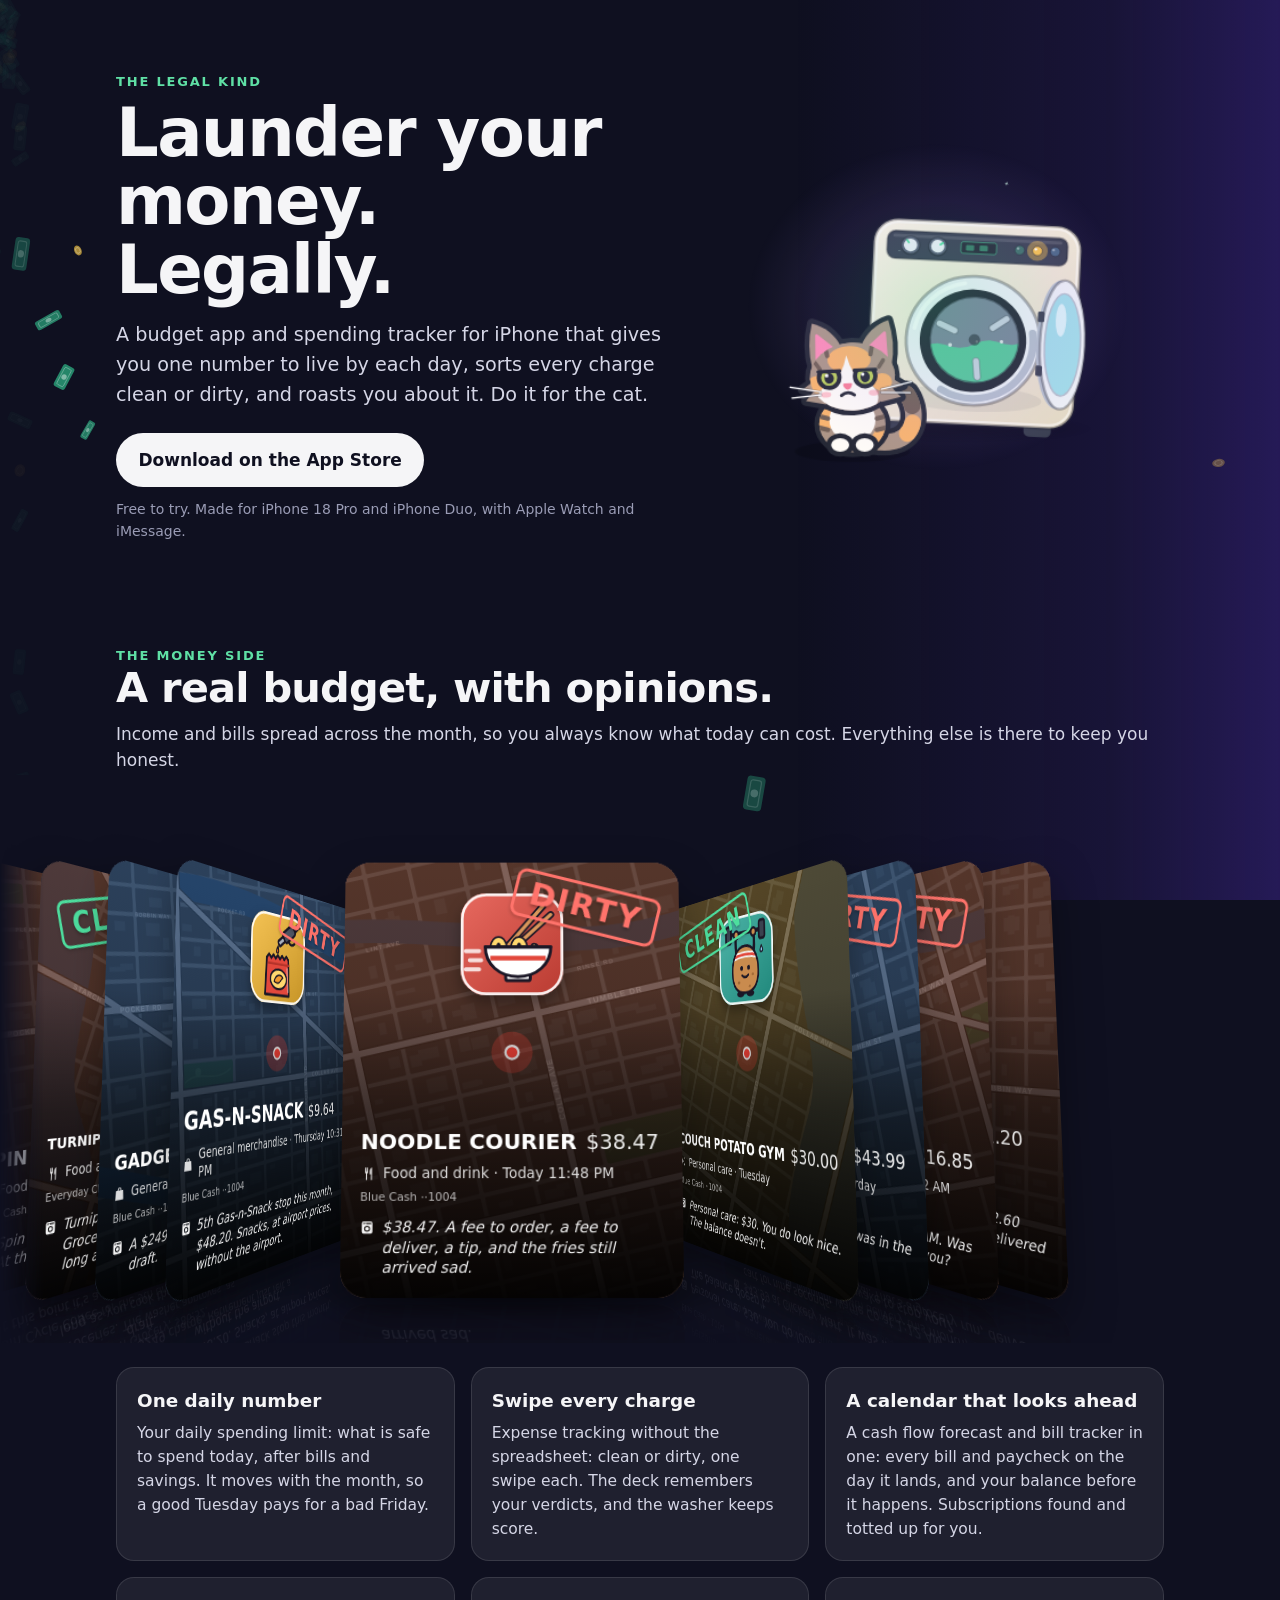
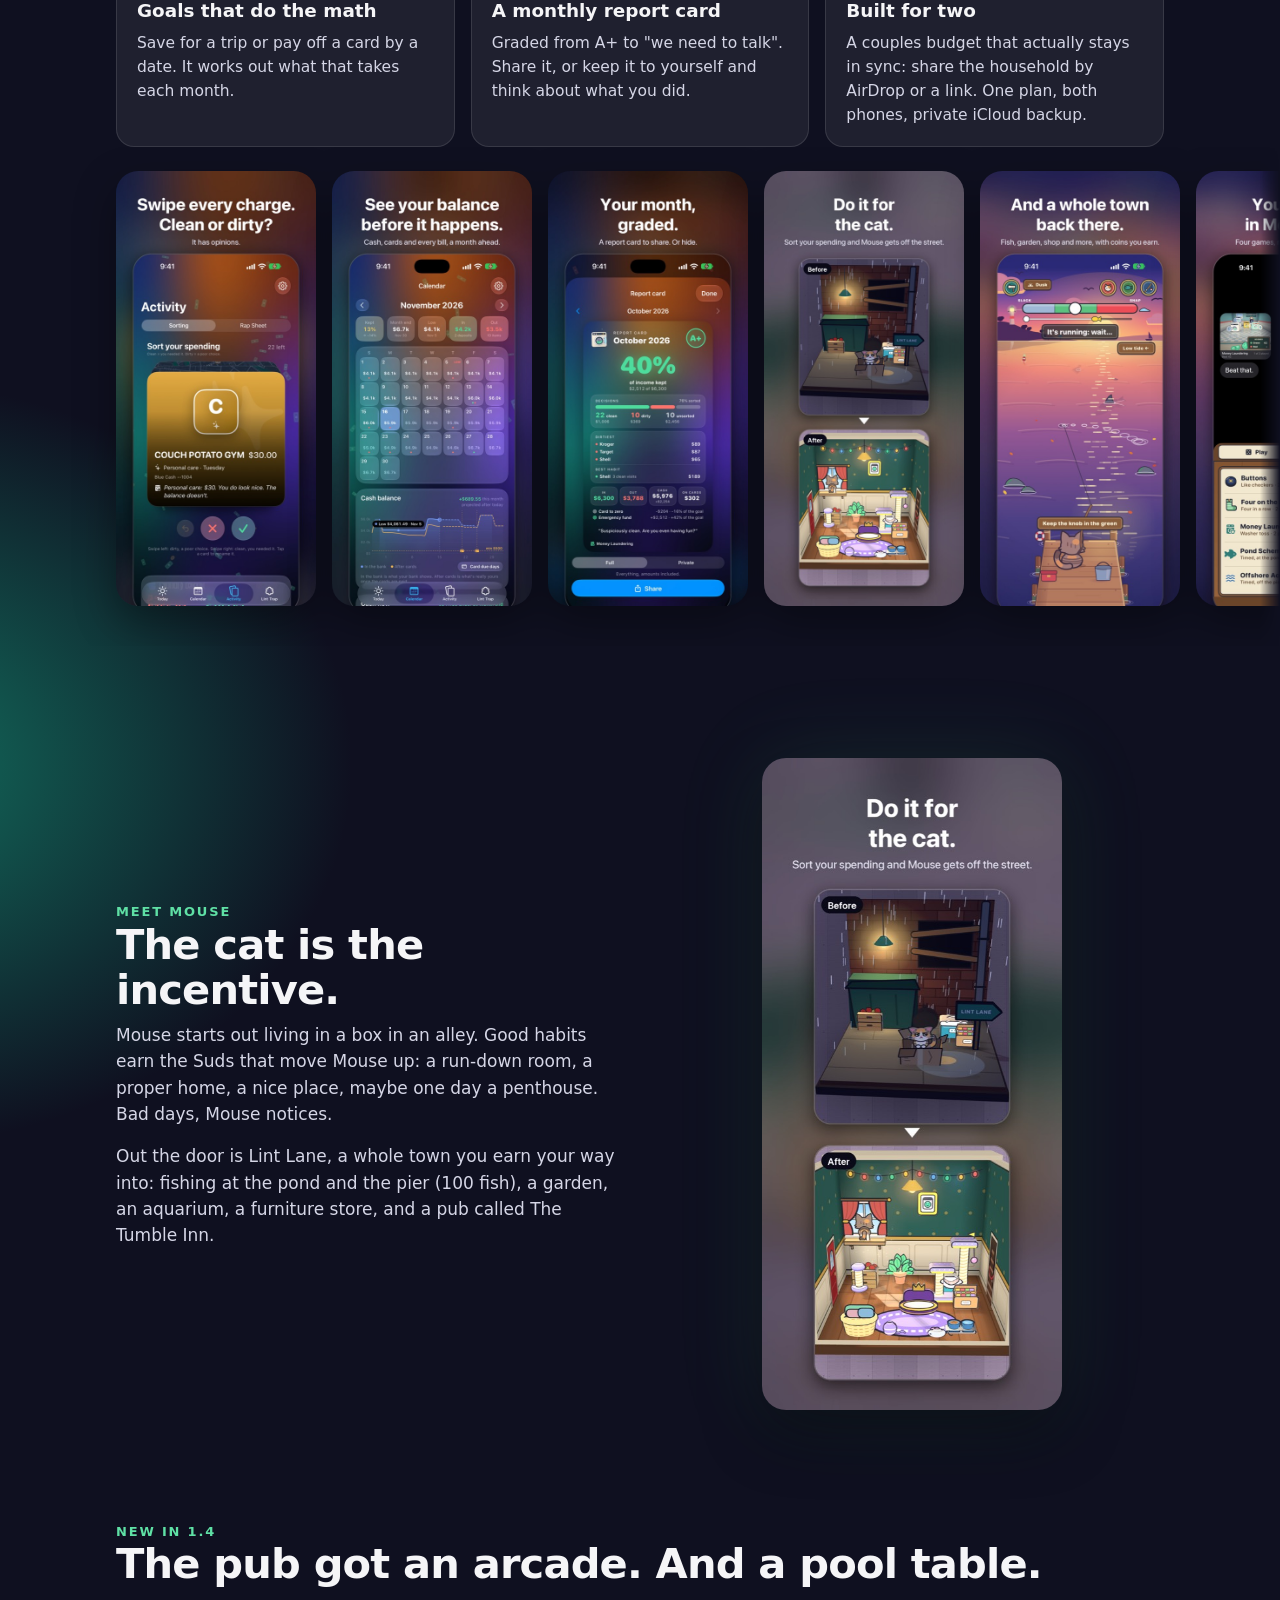
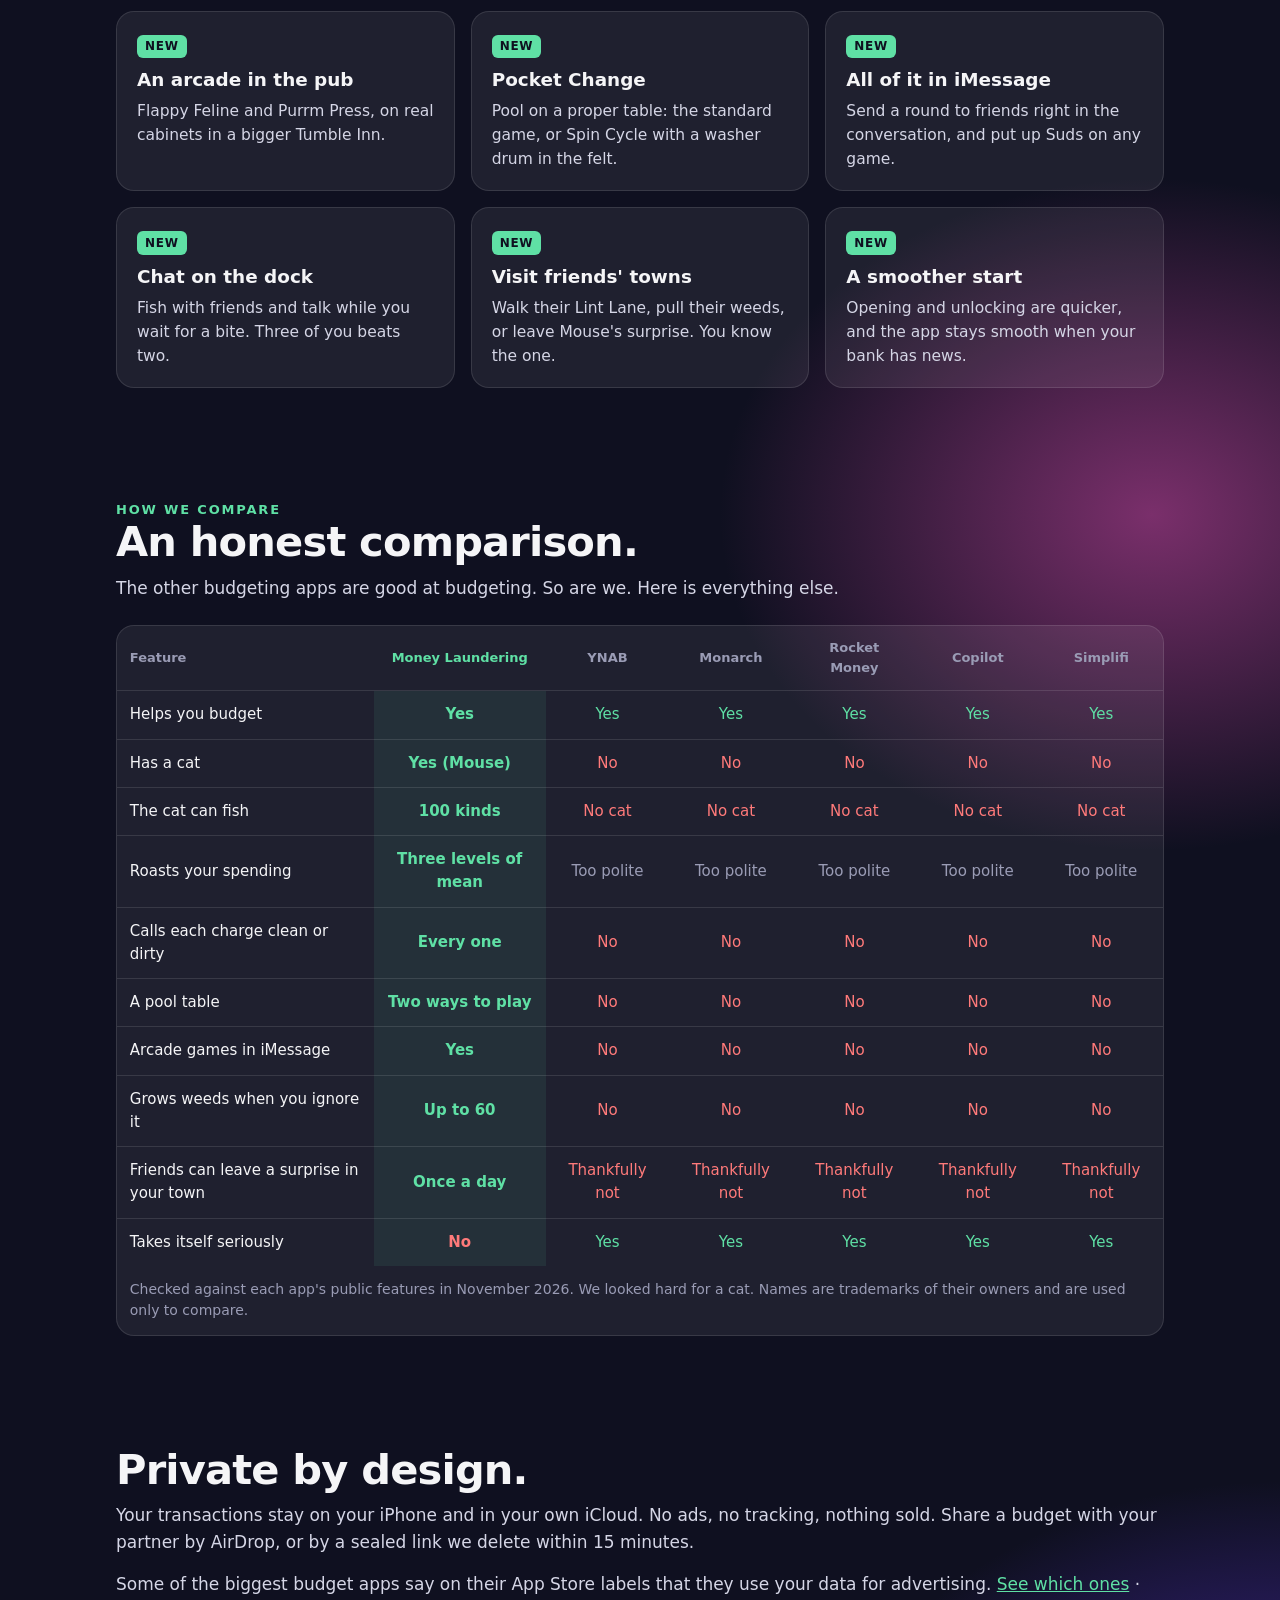
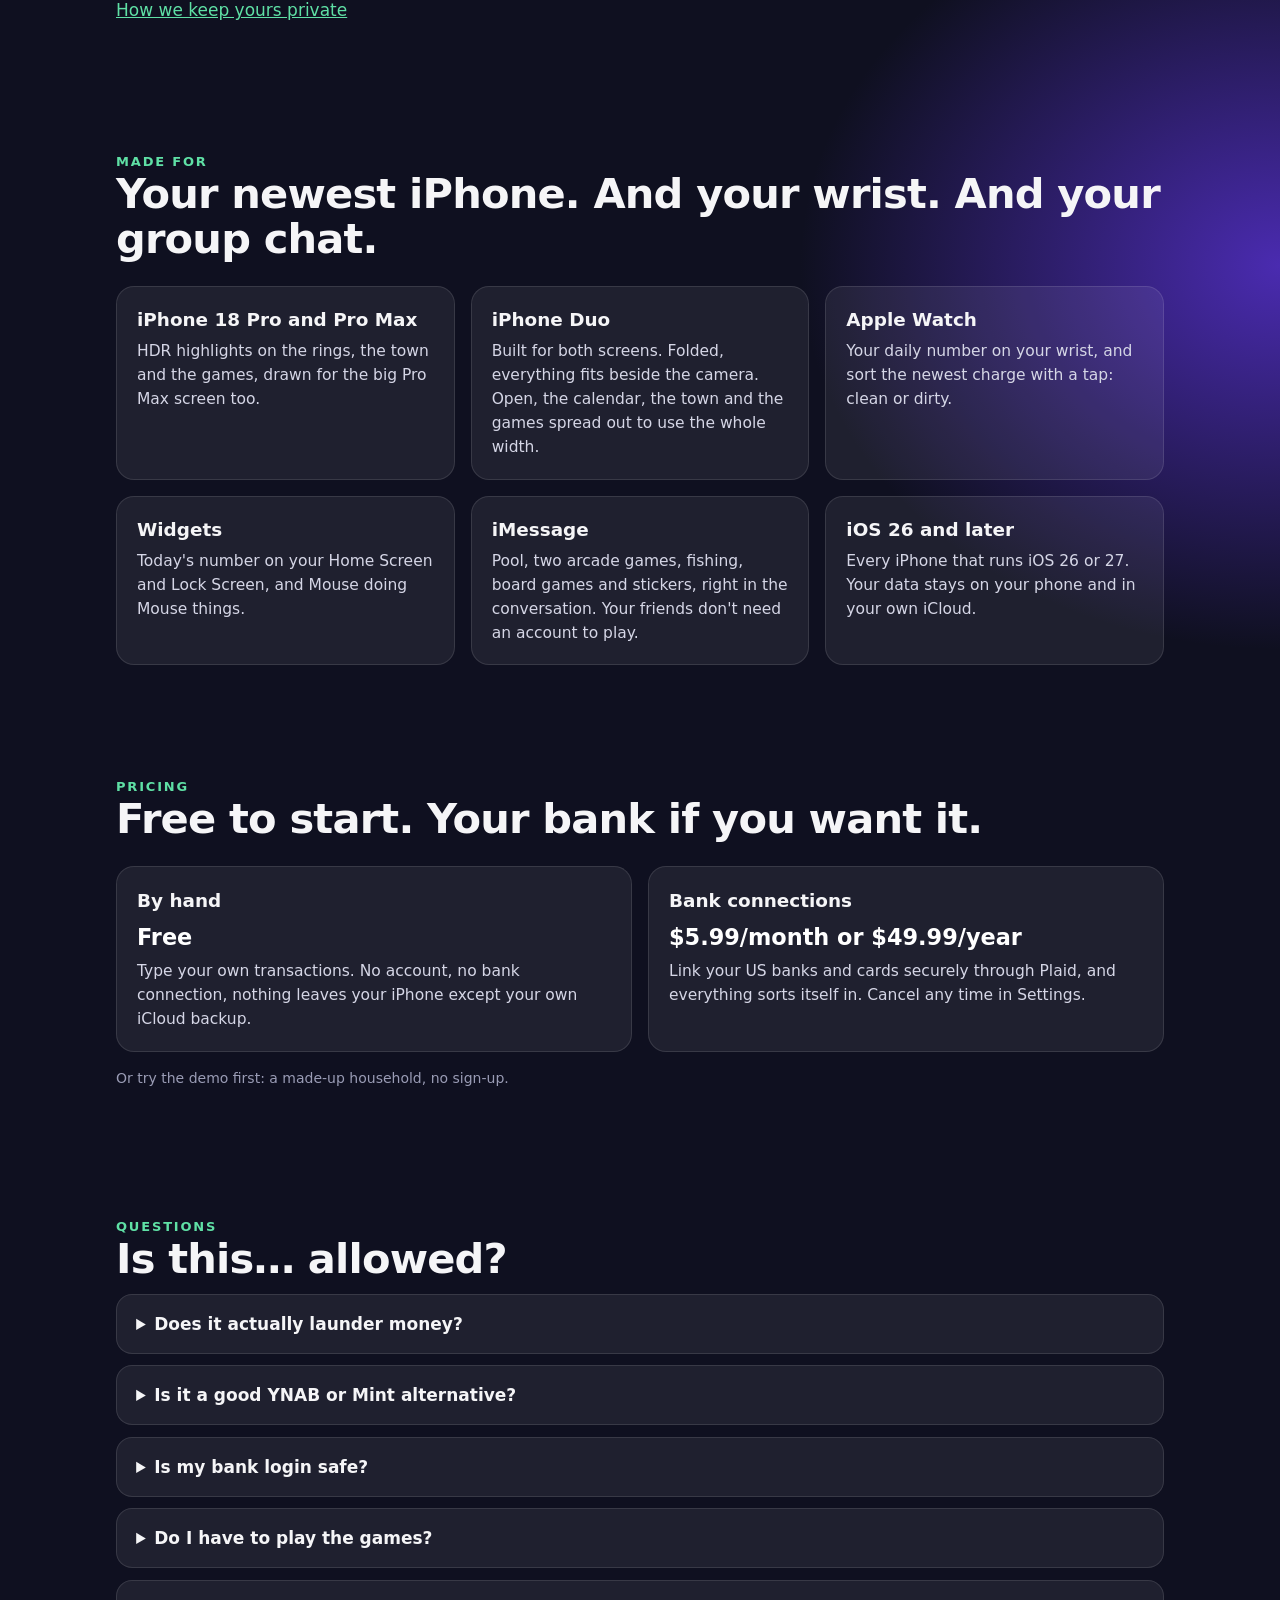
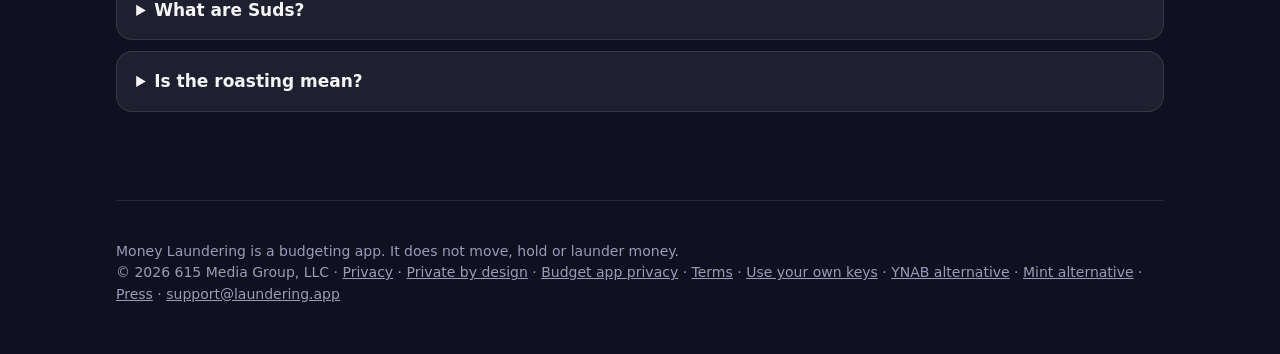
<file: index.html>
<!DOCTYPE html>
<html lang="en">
<head>
  <meta charset="utf-8">
  <meta name="viewport" content="width=device-width, initial-scale=1, viewport-fit=cover">
  <title>Money Laundering: Budget App &amp; Spending Tracker for iPhone (that roasts you)</title>
  <link rel="icon" href="/favicon.ico" sizes="any">
  <link rel="icon" type="image/png" sizes="32x32" href="/icon-32.png">
  <link rel="icon" type="image/png" sizes="192x192" href="/icon-192.png">
  <link rel="apple-touch-icon" href="/apple-touch-icon.png">
  <link rel="manifest" href="/site.webmanifest">
  <meta name="description" content="A budget app and spending tracker for iPhone: a daily spending limit, expense tracking with a swipe for every charge, a cashflow calendar and bill tracker, subscription tracker, savings goals and a couples budget. Made for iPhone 18 Pro, iPhone Duo, Apple Watch and iMessage. With a judgy cat named Mouse.">
  <meta name="keywords" content="budget app, budgeting app, budget planner, expense tracker, spending tracker, money manager, personal finance app, daily budget, paycheck budget, bill tracker, subscription tracker, savings goals, cash flow forecast, couples budget, YNAB alternative, Mint alternative, budget app for iPhone, iPhone 18 Pro, iPhone Duo, Apple Watch budget">
  <meta name="msvalidate.01" content="3A8FE8381E62FAED72AFD59370C00046">
  <meta name="google-site-verification" content="CfKIC-Ec-LSZavm3n6DDOLwY4tm5X9JVMwIoIWMntR0">
  <link rel="canonical" href="https://laundering.app/">
  <meta name="theme-color" content="#0f1020">
  <meta name="color-scheme" content="dark">
  <meta name="apple-itunes-app" content="app-id=6831441351">
  <meta property="og:type" content="website">
  <meta property="og:site_name" content="Money Laundering">
  <meta property="og:url" content="https://laundering.app/">
  <meta property="og:title" content="Money Laundering: launder your money. Legally.">
  <meta property="og:description" content="The budgeting app with a daily number, a swipe deck, a roast for every charge, and a cat who judges you. Do it for the cat.">
  <meta property="og:image" content="https://laundering.app/card.png">
  <meta property="og:image:width" content="1200">
  <meta property="og:image:height" content="630">
  <meta name="twitter:card" content="summary_large_image">
  <meta name="twitter:title" content="Money Laundering: launder your money. Legally.">
  <meta name="twitter:description" content="The budgeting app with a daily number, a swipe deck, a roast for every charge, and a cat who judges you.">
  <meta name="twitter:image" content="https://laundering.app/card.png">
  <script type="application/ld+json">
{
  "@context": "https://schema.org",
  "@type": "MobileApplication",
  "name": "Money Laundering",
  "alternateName": [
    "Money Laundering budget app",
    "Money Laundering: budget & spending"
  ],
  "operatingSystem": "iOS 26 or later, watchOS 27",
  "applicationCategory": "FinanceApplication",
  "applicationSubCategory": "Budgeting",
  "description": "Money Laundering is a budgeting app and spending tracker for iPhone. It gives you one daily spending number after bills and savings, sorts every charge as clean (needed) or dirty (wasteful) with a swipe, forecasts your balance on a cashflow calendar, tracks bills and subscriptions, handles savings goals and shared household budgets, and grades each month. A cat named Mouse reacts to your spending, and a built-in town with fishing, pool and arcade games (also playable in iMessage) rewards good habits. It does not move or hold money.",
  "featureList": [
    "Daily spending limit (safe-to-spend number)",
    "Expense and spending tracker with swipe to sort",
    "Cash flow calendar and balance forecast",
    "Bill tracker and reminders",
    "Subscription tracker",
    "Savings goals",
    "Shared household budget for couples",
    "Monthly report card",
    "Bank sync through Plaid (US), or free manual entry",
    "Home Screen and Lock Screen widgets",
    "Apple Watch app",
    "Games in iMessage: pool, arcade, fishing, board games",
    "Made for iPhone 18 Pro, iPhone 18 Pro Max and iPhone Duo (folded and open)"
  ],
  "screenshot": [
    "https://laundering.app/img/shot-01.jpg",
    "https://laundering.app/img/shot-02.jpg",
    "https://laundering.app/img/shot-03.jpg"
  ],
  "url": "https://laundering.app/",
  "downloadUrl": "https://apps.apple.com/app/id6831441351",
  "installUrl": "https://apps.apple.com/app/id6831441351",
  "image": "https://laundering.app/card.png",
  "softwareVersion": "1.4",
  "publisher": {
    "@type": "Organization",
    "name": "615 Media Group, LLC",
    "url": "https://laundering.app/"
  },
  "offers": [
    {
      "@type": "Offer",
      "name": "Manual entry",
      "price": "0",
      "priceCurrency": "USD"
    },
    {
      "@type": "Offer",
      "name": "Bank connections, monthly",
      "price": "5.99",
      "priceCurrency": "USD"
    },
    {
      "@type": "Offer",
      "name": "Bank connections, yearly",
      "price": "49.99",
      "priceCurrency": "USD"
    }
  ]
}
  </script>
  <script type="application/ld+json">
{
  "@context": "https://schema.org",
  "@type": "FAQPage",
  "mainEntity": [
    {
      "@type": "Question",
      "name": "Does Money Laundering actually launder money?",
      "acceptedAnswer": {
        "@type": "Answer",
        "text": "No. It's a budgeting app. It doesn't move, hold or transfer money and has no payment features. The only thing it cleans up is your spending."
      }
    },
    {
      "@type": "Question",
      "name": "Is it a good YNAB or Mint alternative?",
      "acceptedAnswer": {
        "@type": "Answer",
        "text": "If you want a budget app for iPhone that tells you what you can spend today, tracks bills and subscriptions, forecasts your cash flow and makes budgeting fun, yes. It is iPhone-only (with Apple Watch and iMessage), and bank sync is US-only."
      }
    },
    {
      "@type": "Question",
      "name": "Is my bank login safe?",
      "acceptedAnswer": {
        "@type": "Answer",
        "text": "Bank connections go through Plaid, and you sign in to your bank on Plaid's screen, so Money Laundering never sees your bank password."
      }
    },
    {
      "@type": "Question",
      "name": "Which devices does it work on?",
      "acceptedAnswer": {
        "@type": "Answer",
        "text": "iPhone with iOS 26 or later, made for iPhone 18 Pro, iPhone 18 Pro Max and iPhone Duo (both the folded and the open screen), plus an Apple Watch app, widgets and games in iMessage."
      }
    },
    {
      "@type": "Question",
      "name": "How much does it cost?",
      "acceptedAnswer": {
        "@type": "Answer",
        "text": "Free if you enter transactions by hand. Bank connections are $5.99 a month or $49.99 a year (US)."
      }
    }
  ]
}
  </script>
  <style>
    :root { color-scheme: dark; --ink: #f5f5f7; --soft: #d5d6e6; --dim: #9a9cb5; --mint: #5fe0a5; --card: rgba(255,255,255,.07); --line: rgba(255,255,255,.11);
            /* side gutters: never less than 1.25rem, and clear of the safe areas (the Duo's camera column, a phone on its side) */
            --gl: max(1.25rem, env(safe-area-inset-left)); --gr: max(1.25rem, env(safe-area-inset-right));
            /* from the screen's edge to the content column's edge (the column is 68rem wide at most, centred) */
            --bl: calc(max(0px, (100vw - 68rem) / 2) + var(--gl)); --br: calc(max(0px, (100vw - 68rem) / 2) + var(--gr)); }
    * { box-sizing: border-box; }
    /* The iPhone Duo's camera strip is Safari's own (laundering.app/duo-test, Nov 25: no safe area there, and Safari tints it
       from the html background COLOUR). So html carries only that colour, #251a57, and the page's picture is on body, with a
       soft purple glow down the right-hand edge (.edge-glow) that is exactly #251a57 at the edge: the strip reads as part of
       the page instead of a black bar (founder: "Add a soft glow"). */
    html { -webkit-text-size-adjust: 100%; min-height: 100%; background-color: #251a57; }
    body { margin: 0; min-height: 100vh; font: 17px/1.55 -apple-system, system-ui, "Segoe UI", sans-serif; color: var(--ink); overflow-x: clip;
      background:
        radial-gradient(60rem 40rem at 85% -10%, #b4551f 0%, transparent 60%),
        radial-gradient(50rem 40rem at -10% 35%, #12705f 0%, transparent 60%),
        radial-gradient(45rem 35rem at 90% 55%, #7a2f6b 0%, transparent 60%),
        radial-gradient(50rem 40rem at 100% 75%, #4a2bb0 0%, transparent 60%),
        #0f1020; }
    /* #4a2bb0 at 38% over #0f1020 = #251a57 at the very edge, fading out inward. Behind everything (money z 1, text z 2). */
    .edge-glow { position: fixed; top: 0; bottom: 0; right: 0; width: clamp(110px, 38vw, 520px); z-index: 0; pointer-events: none;
                 background: linear-gradient(to left, rgba(74,43,176,.38), rgba(74,43,176,.16) 35%, transparent); }
    a { color: var(--mint); }
    .wrap { width: min(68rem, 100%); margin: 0 auto; padding: 0 var(--gr) 0 var(--gl); }
    header.hero { display: grid; grid-template-columns: 1.1fr .9fr; gap: 2.5rem; align-items: center; padding: 4.5rem 0 3rem; }
    .eyebrow { font-size: 13px; letter-spacing: .14em; text-transform: uppercase; color: var(--mint); font-weight: 700; }
    h1 { font-size: clamp(2.5rem, 7vw, 4.2rem); line-height: 1.02; margin: .4rem 0 1rem; letter-spacing: -.025em; }
    h2 { font-size: clamp(1.8rem, 4.5vw, 2.6rem); line-height: 1.08; letter-spacing: -.02em; margin: 0 0 .6rem; }
    h3 { font-size: 1.15rem; margin: 0 0 .3rem; }
    p { color: var(--soft); margin: 0 0 1rem; }
    .lede { font-size: 1.2rem; }
    .cta { display: flex; flex-wrap: wrap; gap: .75rem; align-items: center; margin-top: 1.5rem; }
    .button { display: inline-block; padding: .85rem 1.4rem; border-radius: 999px; background: var(--ink); color: #0f1020; font-weight: 700; text-decoration: none; }
    .button:hover { background: #fff; }
    .fine { font-size: 14px; color: var(--dim); }
    .phone { width: 100%; height: auto; max-width: 330px; justify-self: center; border-radius: 28px; box-shadow: 0 30px 80px rgba(0,0,0,.45), 0 0 90px rgba(95,224,165,.12); }
    /* The header's washer and money (washer.js, data-play): a transparent-edged field the money can be pushed round in.
       pan-y: a vertical swipe still scrolls the page; presses, drags and taps go to the money. */
    .hero .art { position: relative; width: calc(100% + 3rem); max-width: 560px; justify-self: center; margin: -1rem -1.5rem;
                 user-select: none; -webkit-user-select: none; -webkit-touch-callout: none; -webkit-tap-highlight-color: transparent; }
    .hero .art::before { content: ""; position: absolute; inset: 14% 12%; border-radius: 50%; pointer-events: none;
                         background: radial-gradient(closest-side, rgba(52,211,153,.18), rgba(167,139,250,.09) 65%, transparent); }
    /* The canvas keeps its own shape (its width and height are the field's, 440 x 400): no aspect-ratio box to fall out of
       step with it (Nov 25: stretched taller on the founder's iPhone Duo). The HDR layer lies exactly over it. */
    .hero .art canvas { display: block; width: 100%; height: auto; touch-action: pan-y; }
    .hero .art canvas.hdr { position: absolute; inset: 0; height: 100%; pointer-events: none; }
    /* The money's big field (washer.js makes it): the page's full width from the top down to the carousel, over the washer
       and under the words. It takes no touch: presses still land on the washer's canvas, everything else on the page. */
    canvas.money-field { position: absolute; left: 0; top: 0; width: 100%; height: 0; z-index: 1; pointer-events: none; display: block; }
    /* The faint drift down the whole page: one canvas the size of the screen, fixed, edge to edge (safe areas included). */
    canvas.money-ambient { position: fixed; inset: 0; width: 100%; min-width: 100vw; height: 100%; z-index: 1; pointer-events: none; display: block; }
    header.hero > div:first-child, section, footer { position: relative; z-index: 2; }
    /* Our own download bar: Safari's app banner scrolls away, this one slides in once the App Store button is out of sight. */
    .getbar { position: fixed; z-index: 20; left: 0; right: 0; top: 0; display: flex; align-items: center; gap: .75rem;
              padding: calc(.55rem + env(safe-area-inset-top)) max(1rem, env(safe-area-inset-right)) .55rem max(1rem, env(safe-area-inset-left));
              background: rgba(15,16,32,.78); -webkit-backdrop-filter: blur(18px) saturate(1.4); backdrop-filter: blur(18px) saturate(1.4);
              border-bottom: 1px solid var(--line); transform: translateY(-110%); transition: transform .28s ease; }
    .getbar.on { transform: none; }
    .getbar img { width: 40px; height: 40px; border-radius: 10px; flex: none; }
    .getbar .t { flex: 1; min-width: 0; line-height: 1.2; }
    .getbar .t b { display: block; font-size: 15px; }
    .getbar .t span { display: block; font-size: 13px; color: var(--dim); white-space: nowrap; overflow: hidden; text-overflow: ellipsis; }
    .getbar a { flex: none; padding: .45rem 1.1rem; border-radius: 999px; background: var(--mint); color: #0f1020; font-weight: 800; text-decoration: none; font-size: 15px; }
    @media (prefers-reduced-motion: reduce) { .getbar { transition: none; } }
    section { padding: 3.5rem 0; }
    .grid { display: grid; grid-template-columns: repeat(3, 1fr); gap: 1rem; margin-top: 1.5rem; }
    .card { padding: 1.2rem 1.25rem; border-radius: 18px; background: var(--card); border: 1px solid var(--line); }
    .card p { margin: 0; font-size: 15.5px; }
    .tag { display: inline-block; font-size: 12px; font-weight: 700; letter-spacing: .06em; text-transform: uppercase; color: #0f1020; background: var(--mint); padding: .15rem .5rem; border-radius: 6px; margin-bottom: .5rem; }
    /* Full bleed: the row runs to the screen's edges (into the safe areas), the first picture lines up with the text,
       and both ends fade out instead of cutting off. */
    .shots { display: grid; grid-auto-flow: column; grid-auto-columns: minmax(200px, 240px); gap: 1rem; overflow-x: auto; scroll-snap-type: x mandatory;
             width: 100vw; margin-left: calc(-1 * var(--bl)); padding: 1.5rem var(--br) 2.5rem var(--bl); scroll-padding-inline: var(--bl) var(--br);
             -webkit-mask-image: linear-gradient(to right, transparent, #000 var(--gl), #000 calc(100% - var(--gr)), transparent);
             mask-image: linear-gradient(to right, transparent, #000 var(--gl), #000 calc(100% - var(--gr)), transparent); }
    .shots img { width: 100%; height: auto; border-radius: 22px; scroll-snap-align: start; box-shadow: 0 16px 40px rgba(0,0,0,.35); }
    .split { display: grid; grid-template-columns: 1fr 1fr; gap: 2.5rem; align-items: center; }
    .split img { width: 100%; height: auto; max-width: 300px; border-radius: 24px; justify-self: center; box-shadow: 0 24px 60px rgba(0,0,0,.4), 0 0 90px rgba(95,224,165,.12); }
    .table-wrap { overflow-x: auto; margin-top: 1.5rem; border-radius: 18px; border: 1px solid var(--line); background: var(--card); }
    table { width: 100%; border-collapse: collapse; min-width: 720px; font-size: 15px; }
    th, td { padding: .75rem .8rem; text-align: center; border-bottom: 1px solid var(--line); }
    th:first-child, td:first-child { text-align: left; }
    thead th { font-size: 13px; color: var(--dim); font-weight: 600; }
    thead th.us { color: var(--mint); }
    tbody tr:last-child td { border-bottom: 0; }
    td.us { background: rgba(95,224,165,.08); font-weight: 700; }
    .yes { color: var(--mint); }
    .no { color: #ff7a7a; }
    .meh { color: var(--dim); }
    .price { display: grid; grid-template-columns: repeat(2, 1fr); gap: 1rem; margin-top: 1.5rem; }
    .price .card b { font-size: 1.4rem; display: block; margin: .2rem 0 .3rem; color: #fff; }
    details { padding: 1rem 1.2rem; border-radius: 16px; background: var(--card); border: 1px solid var(--line); margin-top: .7rem; }
    summary { font-weight: 700; cursor: pointer; }
    details p { margin: .6rem 0 0; }
    footer { padding: 2.5rem 0 3rem; font-size: 14px; color: var(--dim); border-top: 1px solid var(--line); margin-top: 2rem; }
    footer a { color: inherit; }
    @media (max-width: 800px) {
      header.hero, .split { grid-template-columns: 1fr; }
      header.hero { padding-top: 3rem; }
      .grid { grid-template-columns: 1fr; }
      .price { grid-template-columns: 1fr; }
      .phone { max-width: 280px; }
      .hero .art { width: calc(100% + var(--gl) + var(--gr)); max-width: 520px; margin: -1.5rem 0 -1rem; }
    }
    @media (max-width: 520px) { .hero .art { margin-left: calc(-1 * var(--gl)); margin-right: calc(-1 * var(--gr)); justify-self: stretch; } }
  </style>
  <link rel="stylesheet" href="/flow.css">
  <noscript><style>.hero .art { display: none; } .flow { display: none; }</style></noscript>
</head>
<body>
  <div class="edge-glow" aria-hidden="true"></div>
  <div class="getbar" id="getbar" aria-hidden="true">
    <img src="/icon-192.png" width="40" height="40" alt="">
    <div class="t"><b>Money Laundering</b><span>Budget, bills &amp; a judgy cat</span></div>
    <a href="https://apps.apple.com/app/id6831441351" tabindex="-1">Get</a>
  </div>
  <div class="wrap">
    <header class="hero">
      <div>
        <div class="eyebrow">The legal kind</div>
        <h1>Launder your money. Legally.</h1>
        <p class="lede">A budget app and spending tracker for iPhone that gives you one number to live by each day, sorts every charge clean or dirty, and roasts you about it. Do it for the cat.</p>
        <div class="cta">
          <a class="button" id="get" href="https://apps.apple.com/app/id6831441351">Download on the App Store</a>
          <span class="fine">Free to try. Made for iPhone 18 Pro and iPhone Duo, with Apple Watch and iMessage.</span>
        </div>
      </div>
      <div class="art"><canvas id="washer" data-play="touch hover" width="880" height="800" role="img" aria-label="A washing machine with banknotes flying in, and Mouse the cat sitting beside it. Touch the money to push it around."></canvas></div>
      <noscript><img class="phone" src="/img/shot-01.jpg" width="460" height="1000" alt="The Today screen: one number you can spend today, with a washer of rings and money spinning"></noscript>
    </header>
  </div>

  <div class="wrap">
    <section aria-labelledby="money">
      <div class="eyebrow">The money side</div>
      <h2 id="money">A real budget, with opinions.</h2>
      <p>Income and bills spread across the month, so you always know what today can cost. Everything else is there to keep you honest.</p>
      <div class="flow" id="deck-flow" role="region" aria-roledescription="carousel" aria-label="The sort deck: ten charges and their verdicts">
        <div class="flow-stage" tabindex="0" aria-label="Cards. Use the left and right arrow keys, or swipe."><div class="flow-track"></div></div>
      </div>
      <div class="grid">
        <div class="card"><h3>One daily number</h3><p>Your daily spending limit: what is safe to spend today, after bills and savings. It moves with the month, so a good Tuesday pays for a bad Friday.</p></div>
        <div class="card"><h3>Swipe every charge</h3><p>Expense tracking without the spreadsheet: clean or dirty, one swipe each. The deck remembers your verdicts, and the washer keeps score.</p></div>
        <div class="card"><h3>A calendar that looks ahead</h3><p>A cash flow forecast and bill tracker in one: every bill and paycheck on the day it lands, and your balance before it happens. Subscriptions found and totted up for you.</p></div>
        <div class="card"><h3>Goals that do the math</h3><p>Save for a trip or pay off a card by a date. It works out what that takes each month.</p></div>
        <div class="card"><h3>A monthly report card</h3><p>Graded from A+ to "we need to talk". Share it, or keep it to yourself and think about what you did.</p></div>
        <div class="card"><h3>Built for two</h3><p>A couples budget that actually stays in sync: share the household by AirDrop or a link. One plan, both phones, private iCloud backup.</p></div>
      </div>
      <div class="shots" aria-label="Screenshots">
        <img src="/img/shot-02.jpg" width="460" height="1000" loading="lazy" alt="The swipe deck: a gym charge waiting to be called clean or dirty">
        <img src="/img/shot-03.jpg" width="460" height="1000" loading="lazy" alt="The calendar with each day's balance a month ahead">
        <img src="/img/shot-06.jpg" width="460" height="1000" loading="lazy" alt="A monthly report card graded A+">
        <img src="/img/shot-09.jpg" width="460" height="1000" loading="lazy" alt="Mouse's house before and after: from a box to a cozy room">
        <img src="/img/shot-10.jpg" width="460" height="1000" loading="lazy" alt="Lint Lane: a whole town with a pond, a garden and shops">
        <img src="/img/shot-messages.jpg" width="460" height="1000" loading="lazy" alt="Games in iMessage: Buttons, Four on the Line, fishing and more">
      </div>
    </section>

    <section aria-labelledby="cat">
      <div class="split">
        <div>
          <div class="eyebrow">Meet Mouse</div>
          <h2 id="cat">The cat is the incentive.</h2>
          <p>Mouse starts out living in a box in an alley. Good habits earn the Suds that move Mouse up: a run-down room, a proper home, a nice place, maybe one day a penthouse. Bad days, Mouse notices.</p>
          <p>Out the door is Lint Lane, a whole town you earn your way into: fishing at the pond and the pier (100 fish), a garden, an aquarium, a furniture store, and a pub called The Tumble Inn.</p>
        </div>
        <img src="/img/shot-09.jpg" width="460" height="1000" loading="lazy" alt="Mouse's house, before and after a few good months">
      </div>
    </section>

    <section aria-labelledby="new">
      <div class="eyebrow">New in 1.4</div>
      <h2 id="new">The pub got an arcade. And a pool table.</h2>
      <div class="grid">
        <div class="card"><span class="tag">New</span><h3>An arcade in the pub</h3><p>Flappy Feline and Purrm Press, on real cabinets in a bigger Tumble Inn.</p></div>
        <div class="card"><span class="tag">New</span><h3>Pocket Change</h3><p>Pool on a proper table: the standard game, or Spin Cycle with a washer drum in the felt.</p></div>
        <div class="card"><span class="tag">New</span><h3>All of it in iMessage</h3><p>Send a round to friends right in the conversation, and put up Suds on any game.</p></div>
        <div class="card"><span class="tag">New</span><h3>Chat on the dock</h3><p>Fish with friends and talk while you wait for a bite. Three of you beats two.</p></div>
        <div class="card"><span class="tag">New</span><h3>Visit friends' towns</h3><p>Walk their Lint Lane, pull their weeds, or leave Mouse's surprise. You know the one.</p></div>
        <div class="card"><span class="tag">New</span><h3>A smoother start</h3><p>Opening and unlocking are quicker, and the app stays smooth when your bank has news.</p></div>
      </div>
    </section>

    <section aria-labelledby="compare">
      <div class="eyebrow">How we compare</div>
      <h2 id="compare">An honest comparison.</h2>
      <p>The other budgeting apps are good at budgeting. So are we. Here is everything else.</p>
      <div class="table-wrap">
        <table>
          <caption class="fine" style="caption-side: bottom; padding: .8rem; text-align: left;">Checked against each app's public features in November 2026. We looked hard for a cat. Names are trademarks of their owners and are used only to compare.</caption>
          <thead>
            <tr><th scope="col">Feature</th><th scope="col" class="us">Money Laundering</th><th scope="col">YNAB</th><th scope="col">Monarch</th><th scope="col">Rocket Money</th><th scope="col">Copilot</th><th scope="col">Simplifi</th></tr>
          </thead>
          <tbody>
            <tr><td>Helps you budget</td><td class="us yes">Yes</td><td class="yes">Yes</td><td class="yes">Yes</td><td class="yes">Yes</td><td class="yes">Yes</td><td class="yes">Yes</td></tr>
            <tr><td>Has a cat</td><td class="us yes">Yes (Mouse)</td><td class="no">No</td><td class="no">No</td><td class="no">No</td><td class="no">No</td><td class="no">No</td></tr>
            <tr><td>The cat can fish</td><td class="us yes">100 kinds</td><td class="no">No cat</td><td class="no">No cat</td><td class="no">No cat</td><td class="no">No cat</td><td class="no">No cat</td></tr>
            <tr><td>Roasts your spending</td><td class="us yes">Three levels of mean</td><td class="meh">Too polite</td><td class="meh">Too polite</td><td class="meh">Too polite</td><td class="meh">Too polite</td><td class="meh">Too polite</td></tr>
            <tr><td>Calls each charge clean or dirty</td><td class="us yes">Every one</td><td class="no">No</td><td class="no">No</td><td class="no">No</td><td class="no">No</td><td class="no">No</td></tr>
            <tr><td>A pool table</td><td class="us yes">Two ways to play</td><td class="no">No</td><td class="no">No</td><td class="no">No</td><td class="no">No</td><td class="no">No</td></tr>
            <tr><td>Arcade games in iMessage</td><td class="us yes">Yes</td><td class="no">No</td><td class="no">No</td><td class="no">No</td><td class="no">No</td><td class="no">No</td></tr>
            <tr><td>Grows weeds when you ignore it</td><td class="us yes">Up to 60</td><td class="no">No</td><td class="no">No</td><td class="no">No</td><td class="no">No</td><td class="no">No</td></tr>
            <tr><td>Friends can leave a surprise in your town</td><td class="us yes">Once a day</td><td class="no">Thankfully not</td><td class="no">Thankfully not</td><td class="no">Thankfully not</td><td class="no">Thankfully not</td><td class="no">Thankfully not</td></tr>
            <tr><td>Takes itself seriously</td><td class="us no">No</td><td class="yes">Yes</td><td class="yes">Yes</td><td class="yes">Yes</td><td class="yes">Yes</td><td class="yes">Yes</td></tr>
          </tbody>
        </table>
      </div>
    </section>

    <section aria-labelledby="private">
      <h2 id="private">Private by design.</h2>
      <p>Your transactions stay on your iPhone and in your own iCloud. No ads, no tracking, nothing sold. Share a budget with your partner by AirDrop, or by a sealed link we delete within 15 minutes.</p>
      <p>Some of the biggest budget apps say on their App Store labels that they use your data for advertising. <a href="/budget-app-privacy">See which ones</a> · <a href="/private-by-design">How we keep yours private</a></p>
    </section>

    <section aria-labelledby="devices">
      <div class="eyebrow">Made for</div>
      <h2 id="devices">Your newest iPhone. And your wrist. And your group chat.</h2>
      <div class="grid">
        <div class="card"><h3>iPhone 18 Pro and Pro Max</h3><p>HDR highlights on the rings, the town and the games, drawn for the big Pro Max screen too.</p></div>
        <div class="card"><h3>iPhone Duo</h3><p>Built for both screens. Folded, everything fits beside the camera. Open, the calendar, the town and the games spread out to use the whole width.</p></div>
        <div class="card"><h3>Apple Watch</h3><p>Your daily number on your wrist, and sort the newest charge with a tap: clean or dirty.</p></div>
        <div class="card"><h3>Widgets</h3><p>Today's number on your Home Screen and Lock Screen, and Mouse doing Mouse things.</p></div>
        <div class="card"><h3>iMessage</h3><p>Pool, two arcade games, fishing, board games and stickers, right in the conversation. Your friends don't need an account to play.</p></div>
        <div class="card"><h3>iOS 26 and later</h3><p>Every iPhone that runs iOS 26 or 27. Your data stays on your phone and in your own iCloud.</p></div>
      </div>
    </section>

    <section aria-labelledby="pricing">
      <div class="eyebrow">Pricing</div>
      <h2 id="pricing">Free to start. Your bank if you want it.</h2>
      <div class="price">
        <div class="card"><h3>By hand</h3><b>Free</b><p>Type your own transactions. No account, no bank connection, nothing leaves your iPhone except your own iCloud backup.</p></div>
        <div class="card"><h3>Bank connections</h3><b>$5.99/month or $49.99/year</b><p>Link your US banks and cards securely through Plaid, and everything sorts itself in. Cancel any time in Settings.</p></div>
      </div>
      <p class="fine" style="margin-top: 1rem;">Or try the demo first: a made-up household, no sign-up.</p>
    </section>

    <section aria-labelledby="faq">
      <div class="eyebrow">Questions</div>
      <h2 id="faq">Is this… allowed?</h2>
      <details><summary>Does it actually launder money?</summary><p>No. It's a budgeting app. It doesn't move, hold or transfer money, and it has no payment features. The only thing it cleans up is your spending.</p></details>
      <details><summary>Is it a good YNAB or Mint alternative?</summary><p>If you want a budget app for iPhone that tells you what you can spend today, tracks bills and subscriptions, forecasts your cash flow and makes budgeting something you actually open, yes. It's iPhone-only (with Apple Watch and iMessage), and bank sync is US-only for now.</p></details>
      <details><summary>Is my bank login safe?</summary><p>Bank connections go through Plaid, and you sign in to your bank on Plaid's screen: we never see your bank password. Read the <a href="/privacy">privacy policy</a> for exactly what is kept and where.</p></details>
      <details><summary>Do I have to play the games?</summary><p>No. Turn on "Just the budget" and the town, the cat's house and the games disappear. The budget works the same.</p></details>
      <details><summary>What are Suds?</summary><p>The town's play coins. You earn them by using the app, sorting charges and having good days. They can't be bought, sold or cashed out.</p></details>
      <details><summary>Is the roasting mean?</summary><p>Pick your level: Chill, Default or Unhinged. Unhinged swears and asks before you turn it on. Nothing shared with friends ever swears.</p></details>
    </section>
  </div>

  <div class="wrap">
    <footer>Money Laundering is a budgeting app. It does not move, hold or launder money.<br>&copy; 2026 615 Media Group, LLC &middot; <a href="/privacy">Privacy</a> &middot; <a href="/private-by-design">Private by design</a> &middot; <a href="/budget-app-privacy">Budget app privacy</a> &middot; <a href="/terms">Terms</a> &middot; <a href="/diy">Use your own keys</a> &middot; <a href="/ynab-alternative">YNAB alternative</a> &middot; <a href="/mint-alternative">Mint alternative</a> &middot; <a href="/press">Press</a> &middot; <a href="mailto:support@laundering.app">support@laundering.app</a></footer>
  </div>
  <script src="washer.js"></script>
  <script src="flow-art.js"></script>
  <script src="flow.js"></script>
  <script>
    // The download bar: in while the header's App Store button is out of sight, out again when it's back.
    (function () {
      var bar = document.getElementById('getbar'), cta = document.getElementById('get');
      if (!bar || !cta || !('IntersectionObserver' in window)) return;
      new IntersectionObserver(function (es) {
        var out = !es[0].isIntersecting && es[0].boundingClientRect.top < 0;
        bar.classList.toggle('on', out);
        bar.setAttribute('aria-hidden', out ? 'false' : 'true');
        bar.querySelector('a').tabIndex = out ? 0 : -1;
      }).observe(cta);
    })();
  </script>
<script src="hit.js" defer></script>
</body>
</html>
</file>
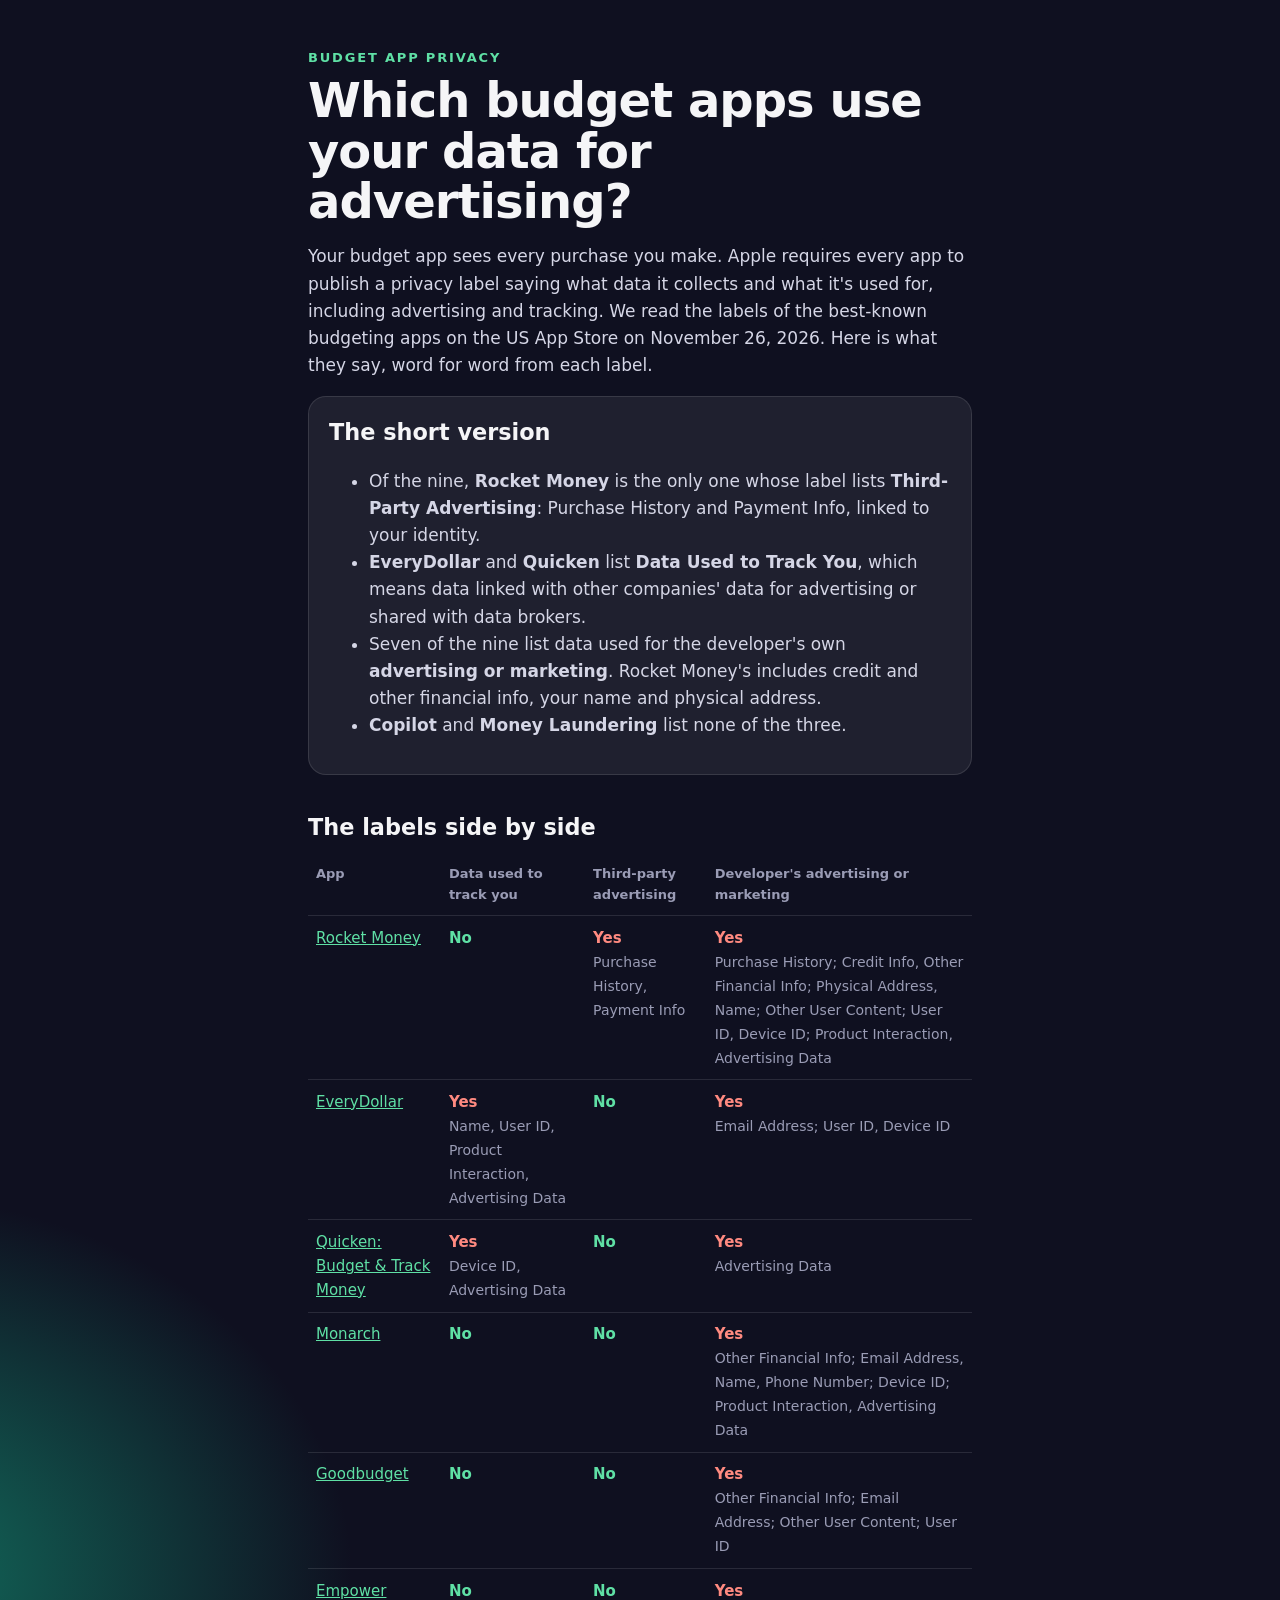
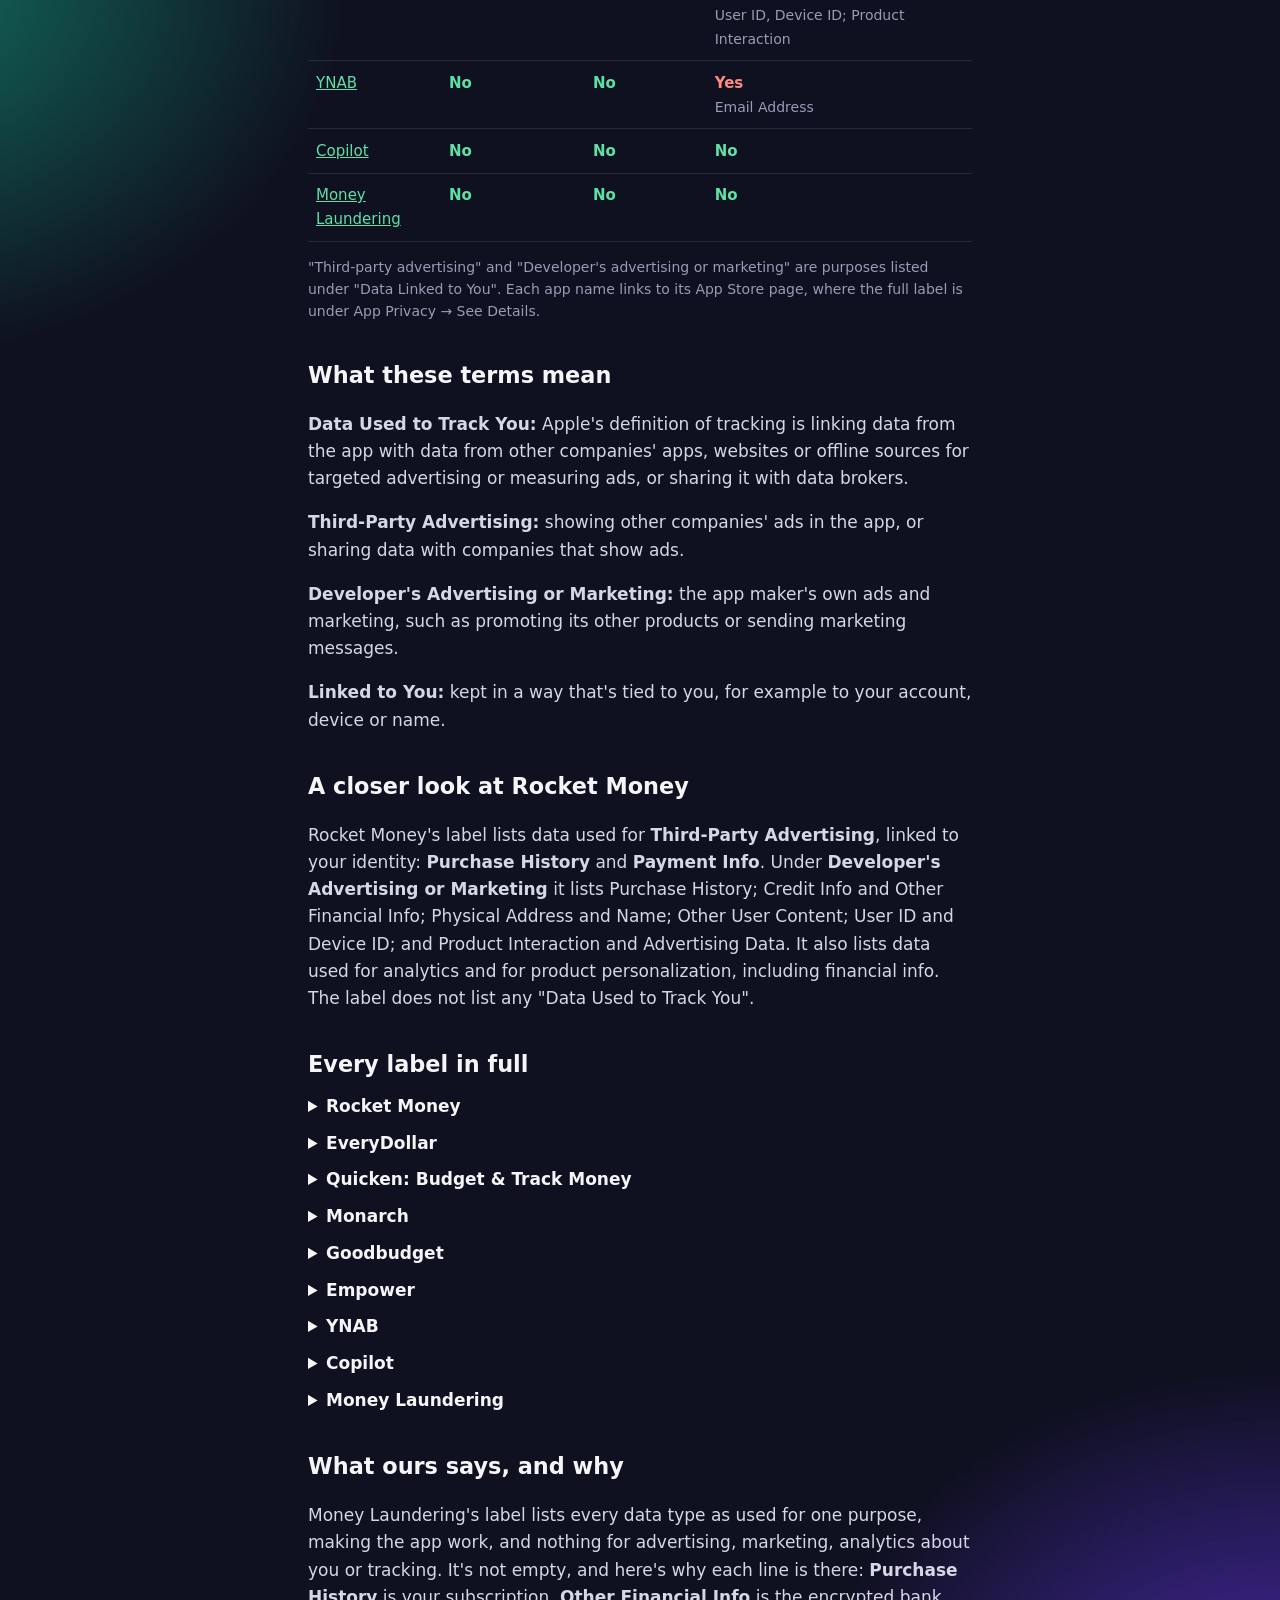
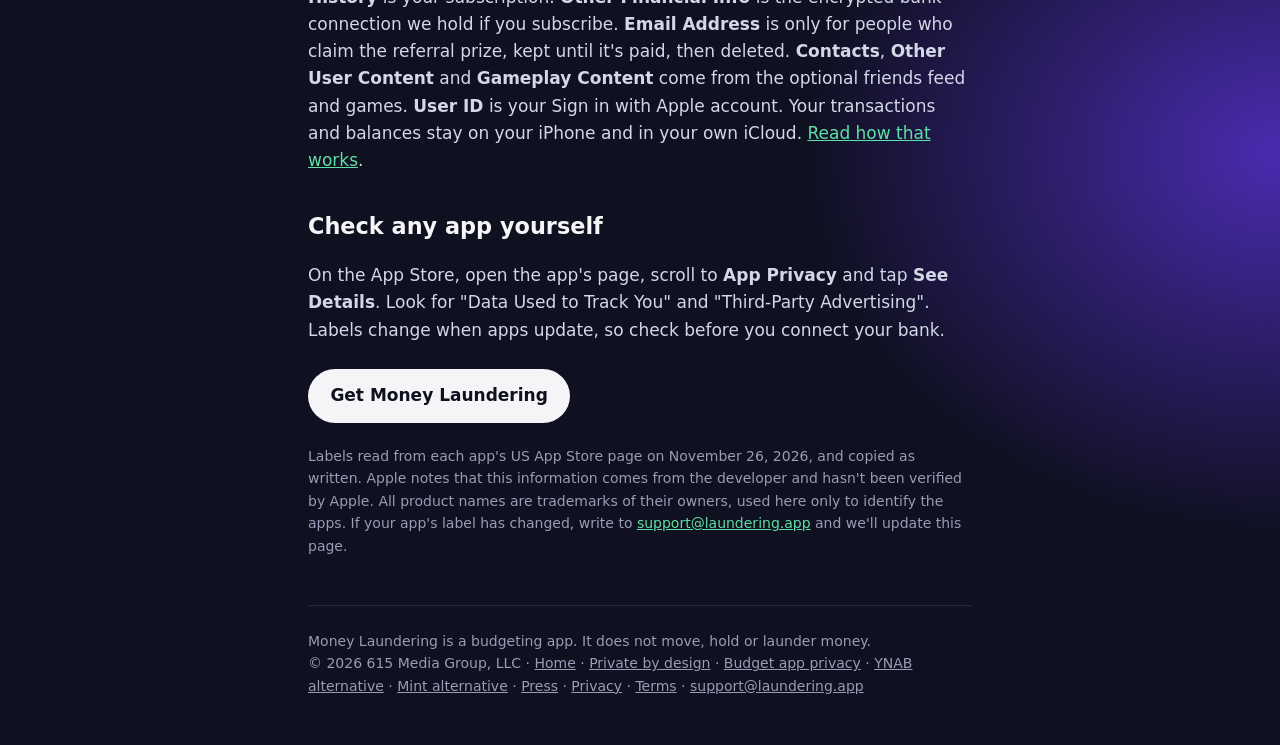
<file: budget-app-privacy.html>
<!DOCTYPE html>
<html lang="en">
<head>
  <meta charset="utf-8">
  <meta name="viewport" content="width=device-width, initial-scale=1, viewport-fit=cover">
  <title>Which budget apps use your data for advertising? What the App Store privacy labels say</title>
  <link rel="icon" href="/favicon.ico" sizes="any">
  <link rel="icon" type="image/png" sizes="32x32" href="/icon-32.png">
  <link rel="icon" type="image/png" sizes="192x192" href="/icon-192.png">
  <link rel="apple-touch-icon" href="/apple-touch-icon.png">
  <link rel="manifest" href="/site.webmanifest">
  <link rel="canonical" href="https://laundering.app/budget-app-privacy">
  <meta name="description" content="We read the App Store privacy labels of Rocket Money, YNAB, Monarch, Copilot, Quicken, EveryDollar, Empower and Goodbudget. Some say they use your financial data for third-party advertising or to track you. Here is what each label says.">
  <meta name="theme-color" content="#0f1020">
  <meta name="apple-itunes-app" content="app-id=6831441351">
  <meta property="og:type" content="article">
  <meta property="og:site_name" content="Money Laundering">
  <meta property="og:url" content="https://laundering.app/budget-app-privacy">
  <meta property="og:title" content="Which budget apps use your data for advertising? What the App Store privacy labels say">
  <meta property="og:description" content="We read the App Store privacy labels of Rocket Money, YNAB, Monarch, Copilot, Quicken, EveryDollar, Empower and Goodbudget. Some say they use your financial data for third-party advertising or to track you. Here is what each label says.">
  <meta property="og:image" content="https://laundering.app/card.png">
  <meta property="og:image:width" content="1200">
  <meta property="og:image:height" content="630">
  <meta name="twitter:card" content="summary_large_image">
  <meta name="twitter:image" content="https://laundering.app/card.png">
  <script type="application/ld+json">
{
  "@context": "https://schema.org",
  "@type": "Article",
  "headline": "Which budget apps use your data for advertising? What the App Store privacy labels say",
  "description": "We read the App Store privacy labels of Rocket Money, YNAB, Monarch, Copilot, Quicken, EveryDollar, Empower and Goodbudget. Some say they use your financial data for third-party advertising or to track you. Here is what each label says.",
  "datePublished": "2026-11-26",
  "dateModified": "2026-11-26",
  "mainEntityOfPage": "https://laundering.app/budget-app-privacy",
  "author": {
    "@type": "Organization",
    "name": "615 Media Group, LLC"
  },
  "publisher": {
    "@type": "Organization",
    "name": "615 Media Group, LLC"
  },
  "image": "https://laundering.app/card.png"
}
  </script>
  <style>
    :root { color-scheme: dark; --ink: #f5f5f7; --soft: #d5d6e6; --dim: #9a9cb5; --mint: #5fe0a5; --card: rgba(255,255,255,.07); --line: rgba(255,255,255,.11); }
    * { box-sizing: border-box; }
    html { background: radial-gradient(60rem 40rem at 85% -10%, #b4551f 0%, transparent 60%), radial-gradient(50rem 40rem at -10% 40%, #12705f 0%, transparent 60%), radial-gradient(50rem 40rem at 100% 85%, #4a2bb0 0%, transparent 60%), #0f1020; }
    body { margin: 0; font: 17px/1.6 -apple-system, system-ui, "Segoe UI", sans-serif; color: var(--ink); }
    main { width: min(44rem, 100%); margin: 0 auto; padding: 3rem max(1.25rem, env(safe-area-inset-right)) 3rem max(1.25rem, env(safe-area-inset-left)); }
    a { color: var(--mint); }
    .eyebrow { font-size: 13px; letter-spacing: .14em; text-transform: uppercase; color: var(--mint); font-weight: 700; }
    h1 { font-size: clamp(2.1rem, 6vw, 3rem); line-height: 1.05; letter-spacing: -.02em; margin: .4rem 0 1rem; }
    h2 { font-size: 1.4rem; margin: 2.2rem 0 .5rem; }
    p, li { color: var(--soft); }
    .card { padding: 1.1rem 1.25rem; border-radius: 18px; background: var(--card); border: 1px solid var(--line); margin: 1rem 0; }
    table { width: 100%; border-collapse: collapse; font-size: 15px; }
    th, td { text-align: left; padding: .6rem .5rem; border-bottom: 1px solid var(--line); vertical-align: top; }
    th { color: var(--dim); font-weight: 600; font-size: 13px; }
    .button { display: inline-block; padding: .85rem 1.4rem; border-radius: 999px; background: var(--ink); color: #0f1020; font-weight: 700; text-decoration: none; margin: .5rem 0; }
    .fine { font-size: 14px; color: var(--dim); }
    .imgs { display: grid; grid-template-columns: repeat(auto-fill, minmax(140px, 1fr)); gap: .8rem; }
    .imgs a { display: block; } .imgs img { width: 100%; height: auto; border-radius: 16px; }
    details { margin: .6rem 0; } summary { cursor: pointer; font-weight: 600; color: var(--ink); }
    .yes { color: #ff8a80; font-weight: 600; } .no { color: var(--mint); font-weight: 600; }
    .wrap { overflow-x: auto; }
    @media (max-width: 640px) {
      .wrap thead { display: none; }
      .wrap tr { display: block; padding: .7rem 0; border-bottom: 1px solid var(--line); }
      .wrap td { display: block; border: 0; padding: .2rem 0; }
      .wrap td[data-label="App"] { font-size: 1.1rem; font-weight: 700; }
      .wrap td:not([data-label="App"])::before { content: attr(data-label) ": "; color: var(--dim); font-size: 13px; }
    }
    footer { margin-top: 3rem; font-size: 14px; color: var(--dim); border-top: 1px solid var(--line); padding-top: 1.5rem; }
    footer a { color: inherit; }
  </style>
</head>
<body>
  <main>
    <div class="eyebrow">Budget app privacy</div>
    <h1>Which budget apps use your data for advertising?</h1>
    <p>Your budget app sees every purchase you make. Apple requires every app to publish a privacy label saying what data it collects and what it's used for, including advertising and tracking. We read the labels of the best-known budgeting apps on the US App Store on November 26, 2026. Here is what they say, word for word from each label.</p>

    <div class="card">
      <h2 style="margin-top:0">The short version</h2>
      <ul>
        <li>Of the nine, <b>Rocket Money</b> is the only one whose label lists <b>Third-Party Advertising</b>: Purchase History and Payment Info, linked to your identity.</li>
        <li><b>EveryDollar</b> and <b>Quicken</b> list <b>Data Used to Track You</b>, which means data linked with other companies' data for advertising or shared with data brokers.</li>
        <li>Seven of the nine list data used for the developer's own <b>advertising or marketing</b>. Rocket Money's includes credit and other financial info, your name and physical address.</li>
        <li><b>Copilot</b> and <b>Money Laundering</b> list none of the three.</li>
      </ul>
    </div>

    <h2>The labels side by side</h2>
    <div class="wrap">
      <table>
        <thead><tr><th>App</th><th>Data used to track you</th><th>Third-party advertising</th><th>Developer's advertising or marketing</th></tr></thead>
        <tbody>
          <tr><td data-label="App"><a href="https://apps.apple.com/us/app/rocket-money-bills-budgets/id1130616675">Rocket Money</a></td><td data-label="Data used to track you"><span class="no">No</span></td><td data-label="Third-party advertising"><span class="yes">Yes</span><br><span class="fine">Purchase History, Payment Info</span></td><td data-label="Developer's advertising or marketing"><span class="yes">Yes</span><br><span class="fine">Purchase History; Credit Info, Other Financial Info; Physical Address, Name; Other User Content; User ID, Device ID; Product Interaction, Advertising Data</span></td></tr>
          <tr><td data-label="App"><a href="https://apps.apple.com/us/app/everydollar-budget-management/id942571931">EveryDollar</a></td><td data-label="Data used to track you"><span class="yes">Yes</span><br><span class="fine">Name, User ID, Product Interaction, Advertising Data</span></td><td data-label="Third-party advertising"><span class="no">No</span></td><td data-label="Developer's advertising or marketing"><span class="yes">Yes</span><br><span class="fine">Email Address; User ID, Device ID</span></td></tr>
          <tr><td data-label="App"><a href="https://apps.apple.com/us/app/quicken-budget-track-money/id1449777194">Quicken: Budget &amp; Track Money</a></td><td data-label="Data used to track you"><span class="yes">Yes</span><br><span class="fine">Device ID, Advertising Data</span></td><td data-label="Third-party advertising"><span class="no">No</span></td><td data-label="Developer's advertising or marketing"><span class="yes">Yes</span><br><span class="fine">Advertising Data</span></td></tr>
          <tr><td data-label="App"><a href="https://apps.apple.com/us/app/monarch-budget-track-money/id1459319842">Monarch</a></td><td data-label="Data used to track you"><span class="no">No</span></td><td data-label="Third-party advertising"><span class="no">No</span></td><td data-label="Developer's advertising or marketing"><span class="yes">Yes</span><br><span class="fine">Other Financial Info; Email Address, Name, Phone Number; Device ID; Product Interaction, Advertising Data</span></td></tr>
          <tr><td data-label="App"><a href="https://apps.apple.com/us/app/goodbudget-budget-planner/id471112395">Goodbudget</a></td><td data-label="Data used to track you"><span class="no">No</span></td><td data-label="Third-party advertising"><span class="no">No</span></td><td data-label="Developer's advertising or marketing"><span class="yes">Yes</span><br><span class="fine">Other Financial Info; Email Address; Other User Content; User ID</span></td></tr>
          <tr><td data-label="App"><a href="https://apps.apple.com/us/app/empower/id1001257338">Empower</a></td><td data-label="Data used to track you"><span class="no">No</span></td><td data-label="Third-party advertising"><span class="no">No</span></td><td data-label="Developer's advertising or marketing"><span class="yes">Yes</span><br><span class="fine">User ID, Device ID; Product Interaction</span></td></tr>
          <tr><td data-label="App"><a href="https://apps.apple.com/us/app/ynab-budget-money-planner/id1010865877">YNAB</a></td><td data-label="Data used to track you"><span class="no">No</span></td><td data-label="Third-party advertising"><span class="no">No</span></td><td data-label="Developer's advertising or marketing"><span class="yes">Yes</span><br><span class="fine">Email Address</span></td></tr>
          <tr><td data-label="App"><a href="https://apps.apple.com/us/app/copilot-track-budget-money/id1447330651">Copilot</a></td><td data-label="Data used to track you"><span class="no">No</span></td><td data-label="Third-party advertising"><span class="no">No</span></td><td data-label="Developer's advertising or marketing"><span class="no">No</span></td></tr>
          <tr><td data-label="App"><a href="https://apps.apple.com/us/app/id6831441351">Money Laundering</a></td><td data-label="Data used to track you"><span class="no">No</span></td><td data-label="Third-party advertising"><span class="no">No</span></td><td data-label="Developer's advertising or marketing"><span class="no">No</span></td></tr>
        </tbody>
      </table>
    </div>
    <p class="fine">"Third-party advertising" and "Developer's advertising or marketing" are purposes listed under "Data Linked to You". Each app name links to its App Store page, where the full label is under App Privacy → See Details.</p>

    <h2>What these terms mean</h2>
    <p><b>Data Used to Track You:</b> Apple's definition of tracking is linking data from the app with data from other companies' apps, websites or offline sources for targeted advertising or measuring ads, or sharing it with data brokers.</p>
    <p><b>Third-Party Advertising:</b> showing other companies' ads in the app, or sharing data with companies that show ads.</p>
    <p><b>Developer's Advertising or Marketing:</b> the app maker's own ads and marketing, such as promoting its other products or sending marketing messages.</p>
    <p><b>Linked to You:</b> kept in a way that's tied to you, for example to your account, device or name.</p>

    <h2>A closer look at Rocket Money</h2>
    <p>Rocket Money's label lists data used for <b>Third-Party Advertising</b>, linked to your identity: <b>Purchase History</b> and <b>Payment Info</b>. Under <b>Developer's Advertising or Marketing</b> it lists Purchase History; Credit Info and Other Financial Info; Physical Address and Name; Other User Content; User ID and Device ID; and Product Interaction and Advertising Data. It also lists data used for analytics and for product personalization, including financial info. The label does not list any "Data Used to Track You".</p>

    <h2>Every label in full</h2>
    <details><summary>Rocket Money</summary>
      <p><b>Data Used to Track You:</b> none listed.</p>
      <p><b>Linked to you, Third-Party Advertising:</b> Purchase History; Payment Info.</p>
      <p><b>Developer's Advertising or Marketing:</b> Purchase History; Credit Info, Other Financial Info; Physical Address, Name; Other User Content; User ID, Device ID; Product Interaction, Advertising Data.</p>
      <p><b>Analytics:</b> Purchase History; Credit Info, Other Financial Info; Physical Address, Email Address, Name; Customer Support; User ID, Device ID; Product Interaction, Advertising Data; Crash Data, Performance Data, Other Diagnostic Data.</p>
      <p><b>Product Personalization:</b> Purchase History; Credit Info, Other Financial Info; Physical Address; Other User Content; Product Interaction, Advertising Data.</p>
      <p><b>App Functionality:</b> Purchase History; Payment Info, Credit Info, Other Financial Info; Physical Address, Email Address, Name, Phone Number; Customer Support, Other User Content; User ID, Device ID; Product Interaction; Performance Data, Other Diagnostic Data.</p>
      <p><b>Other Purposes:</b> Purchase History; Other Financial Info; Name.</p>
    </details>
    <details><summary>EveryDollar</summary>
      <p><b>Data Used to Track You:</b> Name; User ID; Product Interaction, Advertising Data.</p>
      <p><b>Developer's Advertising or Marketing:</b> Email Address; User ID, Device ID.</p>
      <p><b>Analytics:</b> User ID, Device ID; Product Interaction; Crash Data, Performance Data.</p>
      <p><b>Product Personalization:</b> Name; User ID; Product Interaction.</p>
      <p><b>App Functionality:</b> Email Address; User ID; Product Interaction, Other Usage Data; Crash Data, Performance Data, Other Diagnostic Data.</p>
      <p><b>Not linked to you:</b> Advertising Data (developer's advertising or marketing); Purchase History (product personalization).</p>
    </details>
    <details><summary>Quicken: Budget &amp; Track Money</summary>
      <p><b>Data Used to Track You:</b> Device ID; Advertising Data.</p>
      <p><b>Developer's Advertising or Marketing:</b> Advertising Data.</p>
      <p><b>Analytics:</b> User ID, Device ID; Product Interaction, Advertising Data.</p>
      <p><b>App Functionality:</b> Other Financial Info; Physical Address, Email Address, Name, Phone Number; User ID; Product Interaction, Advertising Data; Crash Data, Performance Data.</p>
    </details>
    <details><summary>Monarch</summary>
      <p><b>Developer's Advertising or Marketing:</b> Other Financial Info; Email Address, Name, Phone Number; Device ID; Product Interaction, Advertising Data.</p>
      <p><b>Analytics:</b> Other Financial Info; Email Address, Name; Customer Support; Device ID; Product Interaction, Advertising Data.</p>
      <p><b>Product Personalization:</b> Other Financial Info; Physical Address, Email Address, Name; Product Interaction, Advertising Data.</p>
      <p><b>App Functionality:</b> Payment Info, Credit Info, Other Financial Info; Physical Address, Email Address, Name; Product Interaction, Advertising Data.</p>
      <p><b>Other Purposes:</b> Photos or Videos; Crash Data, Performance Data.</p>
    </details>
    <details><summary>Goodbudget</summary>
      <p><b>Developer's Advertising or Marketing:</b> Other Financial Info; Email Address; Other User Content; User ID.</p>
      <p><b>Analytics:</b> Purchase History; Other Financial Info; Email Address; Other User Content; User ID, Device ID; Product Interaction, Other Usage Data; Crash Data, Performance Data, Other Diagnostic Data.</p>
      <p><b>App Functionality:</b> Purchase History; Other Financial Info; Precise Location, Coarse Location; Email Address; Other User Content; User ID, Device ID; Product Interaction, Other Usage Data; Crash Data, Performance Data, Other Diagnostic Data.</p>
    </details>
    <details><summary>Empower</summary>
      <p><b>Developer's Advertising or Marketing:</b> User ID, Device ID; Product Interaction.</p>
      <p><b>Analytics:</b> User ID, Device ID; Product Interaction.</p>
      <p><b>Product Personalization:</b> User ID, Device ID.</p>
      <p><b>App Functionality:</b> User ID, Device ID; Crash Data, Other Diagnostic Data.</p>
    </details>
    <details><summary>YNAB</summary>
      <p><b>Developer's Advertising or Marketing:</b> Email Address.</p>
      <p><b>Analytics:</b> User ID, Device ID; Product Interaction; Crash Data, Performance Data, Other Diagnostic Data.</p>
      <p><b>App Functionality:</b> Purchase History; Other Financial Info; Precise Location; Email Address, Phone Number; Customer Support; User ID, Device ID; Product Interaction; Crash Data, Performance Data, Other Diagnostic Data.</p>
    </details>
    <details><summary>Copilot</summary>
      <p><b>Analytics:</b> Other Financial Info; Coarse Location; Product Interaction.</p>
      <p><b>Product Personalization:</b> Other Financial Info.</p>
      <p><b>App Functionality:</b> Other Financial Info; Coarse Location; Email Address, Name; Customer Support, Other User Content; User ID; Product Interaction.</p>
      <p><b>Not linked to you:</b> Crash Data, Performance Data (app functionality).</p>
    </details>
    <details><summary>Money Laundering</summary>
      <p><b>App Functionality only:</b> Purchase History; Other Financial Info; Email Address; Contacts; Gameplay Content, Other User Content; User ID.</p>
      <p><b>Not linked to you:</b> Device ID (analytics: an anonymous install count).</p>
    </details>

    <h2>What ours says, and why</h2>
    <p>Money Laundering's label lists every data type as used for one purpose, making the app work, and nothing for advertising, marketing, analytics about you or tracking. It's not empty, and here's why each line is there: <b>Purchase History</b> is your subscription. <b>Other Financial Info</b> is the encrypted bank connection we hold if you subscribe. <b>Email Address</b> is only for people who claim the referral prize, kept until it's paid, then deleted. <b>Contacts</b>, <b>Other User Content</b> and <b>Gameplay Content</b> come from the optional friends feed and games. <b>User ID</b> is your Sign in with Apple account. Your transactions and balances stay on your iPhone and in your own iCloud. <a href="/private-by-design">Read how that works</a>.</p>

    <h2>Check any app yourself</h2>
    <p>On the App Store, open the app's page, scroll to <b>App Privacy</b> and tap <b>See Details</b>. Look for "Data Used to Track You" and "Third-Party Advertising". Labels change when apps update, so check before you connect your bank.</p>

    <a class="button" href="https://apps.apple.com/app/id6831441351">Get Money Laundering</a>
    <p class="fine">Labels read from each app's US App Store page on November 26, 2026, and copied as written. Apple notes that this information comes from the developer and hasn't been verified by Apple. All product names are trademarks of their owners, used here only to identify the apps. If your app's label has changed, write to <a href="mailto:support@laundering.app">support@laundering.app</a> and we'll update this page.</p>
  <footer>Money Laundering is a budgeting app. It does not move, hold or launder money.<br>&copy; 2026 615 Media Group, LLC &middot; <a href="/">Home</a> &middot; <a href="/private-by-design">Private by design</a> &middot; <a href="/budget-app-privacy">Budget app privacy</a> &middot; <a href="/ynab-alternative">YNAB alternative</a> &middot; <a href="/mint-alternative">Mint alternative</a> &middot; <a href="/press">Press</a> &middot; <a href="/privacy">Privacy</a> &middot; <a href="/terms">Terms</a> &middot; <a href="mailto:support@laundering.app">support@laundering.app</a></footer>
  </main>
<script src="hit.js" defer></script>
</body>
</html>
</file>
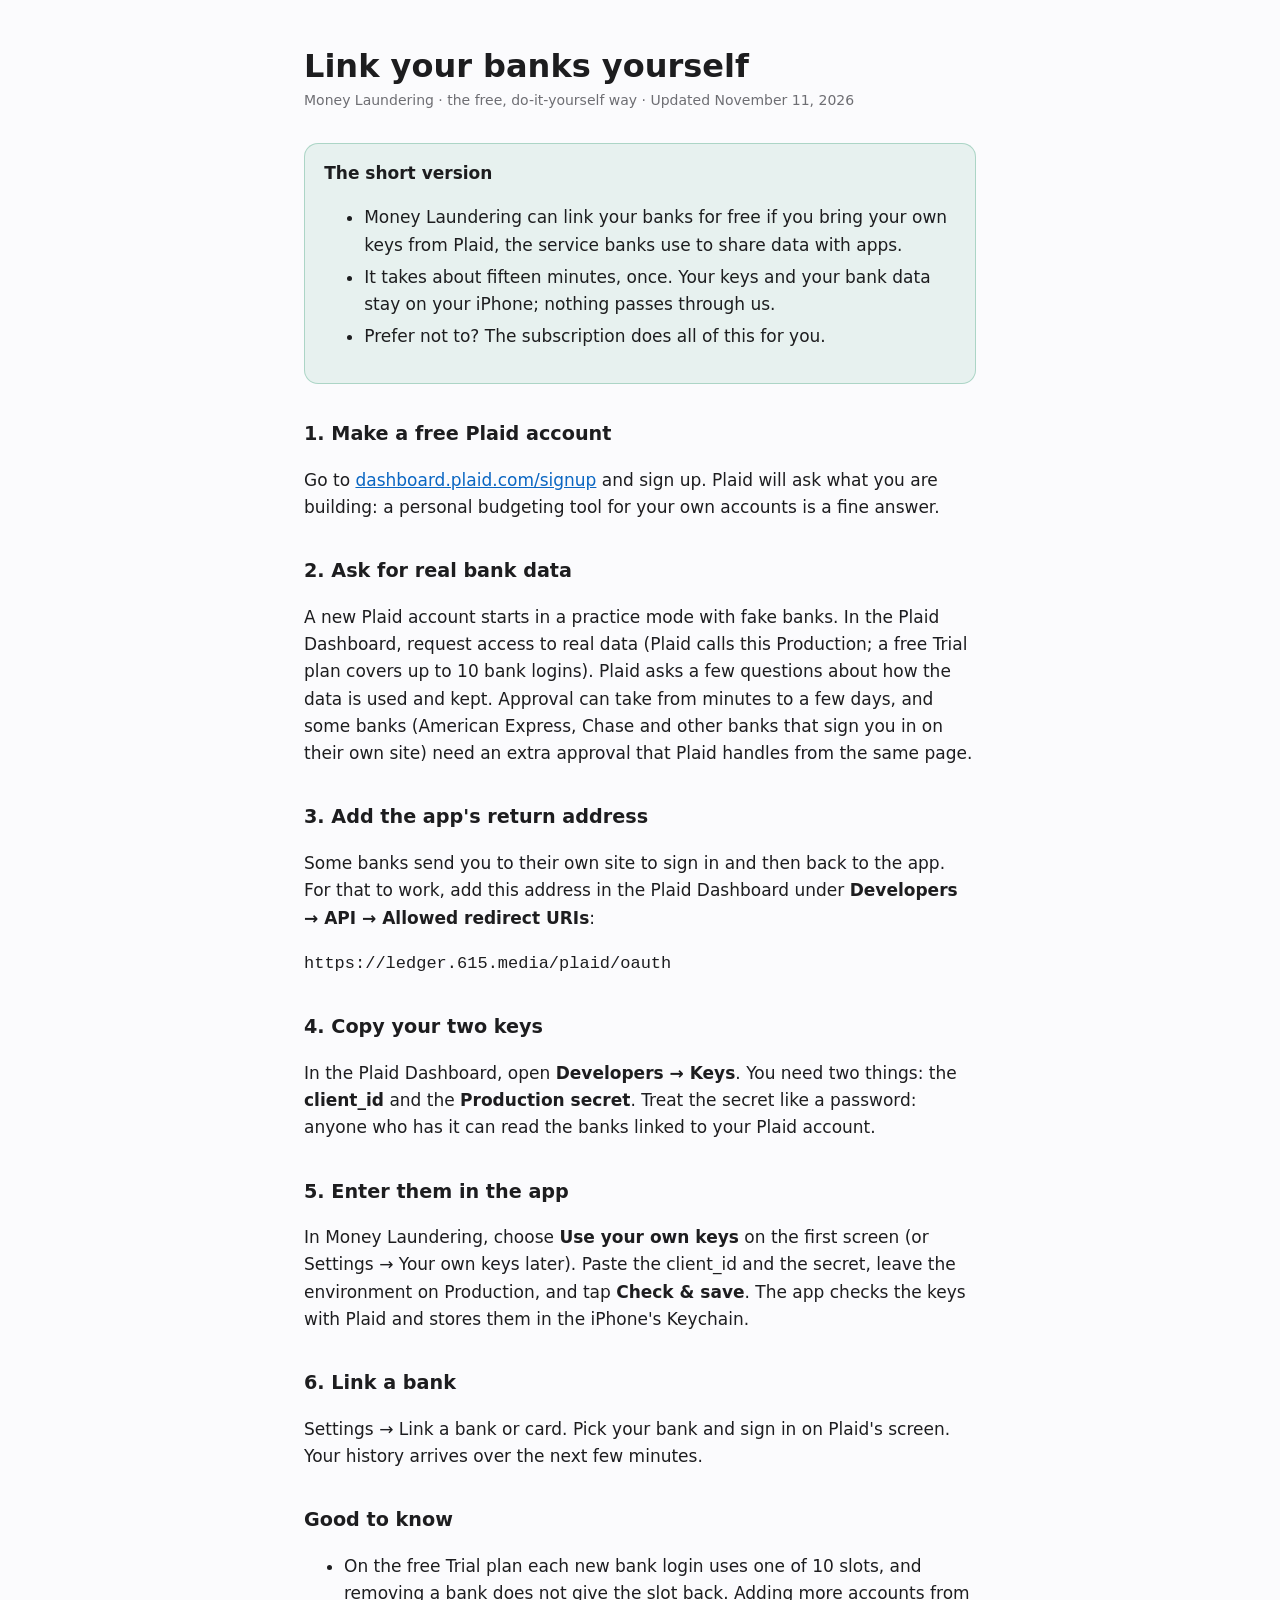
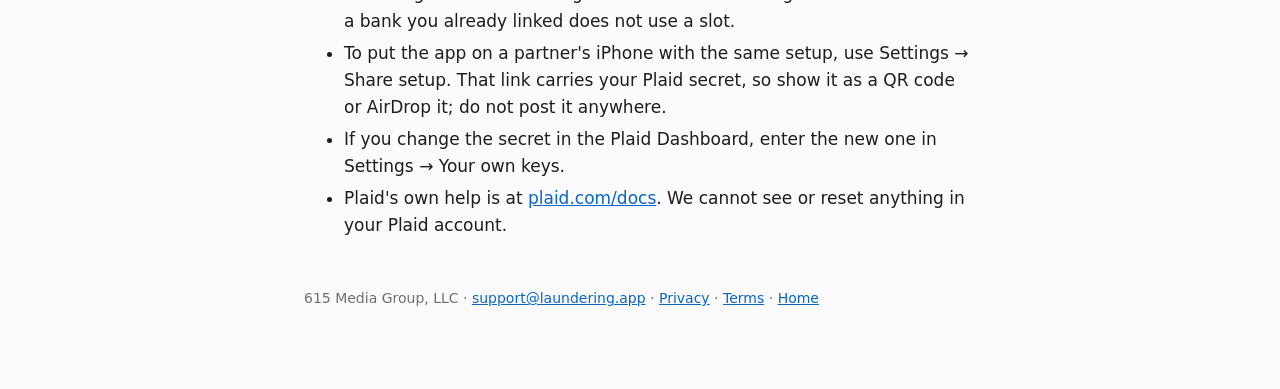
<file: diy.html>
<!DOCTYPE html>
<html lang="en">
<head>
  <meta charset="utf-8">
  <meta name="viewport" content="width=device-width, initial-scale=1">
  <title>Do it yourself · Money Laundering</title>
  <link rel="icon" href="/favicon.ico" sizes="any">
  <link rel="icon" type="image/png" sizes="32x32" href="/icon-32.png">
  <link rel="icon" type="image/png" sizes="192x192" href="/icon-192.png">
  <link rel="apple-touch-icon" href="/apple-touch-icon.png">
  <link rel="manifest" href="/site.webmanifest">
  <link rel="canonical" href="https://laundering.app/diy">
  <meta name="description" content="Connect your banks to Money Laundering for free with your own Plaid account, step by step.">
  <meta property="og:type" content="website">
  <meta property="og:site_name" content="Money Laundering">
  <meta property="og:url" content="https://laundering.app/diy">
  <meta property="og:title" content="Use your own Plaid keys · Money Laundering">
  <meta property="og:description" content="Connect your banks to Money Laundering for free with your own Plaid account, step by step.">
  <meta property="og:image" content="https://laundering.app/card.png">
  <meta property="og:image:width" content="1200">
  <meta property="og:image:height" content="630">
  <meta name="twitter:card" content="summary_large_image">
  <meta name="twitter:image" content="https://laundering.app/card.png">
  <meta name="apple-itunes-app" content="app-id=6831441351">
  <style>
    :root { color-scheme: light dark; }
    body { font: 17px/1.6 -apple-system, system-ui, "Segoe UI", sans-serif; margin: 0; background: #fbfbfd; color: #1d1d1f; }
    main { max-width: 42rem; margin: 0 auto; padding: 3rem 1.25rem 5rem; }
    h1 { font-size: 2rem; line-height: 1.15; margin: 0 0 .25rem; }
    h2 { font-size: 1.2rem; margin: 2.2rem 0 .5rem; }
    .meta { color: #6e6e73; font-size: 14px; margin-bottom: 2rem; }
    .short { background: rgba(60,160,120,.10); border: 1px solid rgba(60,160,120,.35); border-radius: 14px; padding: 1rem 1.2rem; }
    li { margin: .3rem 0; }
    a { color: #0a66c2; }
    footer { margin-top: 3rem; font-size: 14px; color: #6e6e73; }
    @media (prefers-color-scheme: dark) { body { background: #0f1020; color: #f5f5f7; } .meta, footer { color: #9a9cb5; } a { color: #7fb7ff; } }
  </style>
</head>
<body>
<main>
  <h1>Link your banks yourself</h1>
  <div class="meta">Money Laundering · the free, do-it-yourself way · Updated November 11, 2026</div>

  <div class="short">
    <b>The short version</b>
    <ul>
      <li>Money Laundering can link your banks for free if you bring your own keys from Plaid, the service banks use to share data with apps.</li>
      <li>It takes about fifteen minutes, once. Your keys and your bank data stay on your iPhone; nothing passes through us.</li>
      <li>Prefer not to? The subscription does all of this for you.</li>
    </ul>
  </div>

  <h2>1. Make a free Plaid account</h2>
  <p>Go to <a href="https://dashboard.plaid.com/signup">dashboard.plaid.com/signup</a> and sign up. Plaid will ask what you are building: a personal budgeting tool for your own accounts is a fine answer.</p>

  <h2>2. Ask for real bank data</h2>
  <p>A new Plaid account starts in a practice mode with fake banks. In the Plaid Dashboard, request access to real data (Plaid calls this Production; a free Trial plan covers up to 10 bank logins). Plaid asks a few questions about how the data is used and kept. Approval can take from minutes to a few days, and some banks (American Express, Chase and other banks that sign you in on their own site) need an extra approval that Plaid handles from the same page.</p>

  <h2>3. Add the app's return address</h2>
  <p>Some banks send you to their own site to sign in and then back to the app. For that to work, add this address in the Plaid Dashboard under <b>Developers → API → Allowed redirect URIs</b>:</p>
  <p><code>https://ledger.615.media/plaid/oauth</code></p>

  <h2>4. Copy your two keys</h2>
  <p>In the Plaid Dashboard, open <b>Developers → Keys</b>. You need two things: the <b>client_id</b> and the <b>Production secret</b>. Treat the secret like a password: anyone who has it can read the banks linked to your Plaid account.</p>

  <h2>5. Enter them in the app</h2>
  <p>In Money Laundering, choose <b>Use your own keys</b> on the first screen (or Settings → Your own keys later). Paste the client_id and the secret, leave the environment on Production, and tap <b>Check &amp; save</b>. The app checks the keys with Plaid and stores them in the iPhone's Keychain.</p>

  <h2>6. Link a bank</h2>
  <p>Settings → Link a bank or card. Pick your bank and sign in on Plaid's screen. Your history arrives over the next few minutes.</p>

  <h2>Good to know</h2>
  <ul>
    <li>On the free Trial plan each new bank login uses one of 10 slots, and removing a bank does not give the slot back. Adding more accounts from a bank you already linked does not use a slot.</li>
    <li>To put the app on a partner's iPhone with the same setup, use Settings → Share setup. That link carries your Plaid secret, so show it as a QR code or AirDrop it; do not post it anywhere.</li>
    <li>If you change the secret in the Plaid Dashboard, enter the new one in Settings → Your own keys.</li>
    <li>Plaid's own help is at <a href="https://plaid.com/docs/">plaid.com/docs</a>. We cannot see or reset anything in your Plaid account.</li>
  </ul>

  <footer>615 Media Group, LLC · <a href="mailto:support@laundering.app">support@laundering.app</a> &middot; <a href="/privacy">Privacy</a> &middot; <a href="/terms">Terms</a> &middot; <a href="/">Home</a></footer>
</main>
<script src="hit.js" defer></script>
</body>
</html>
</file>
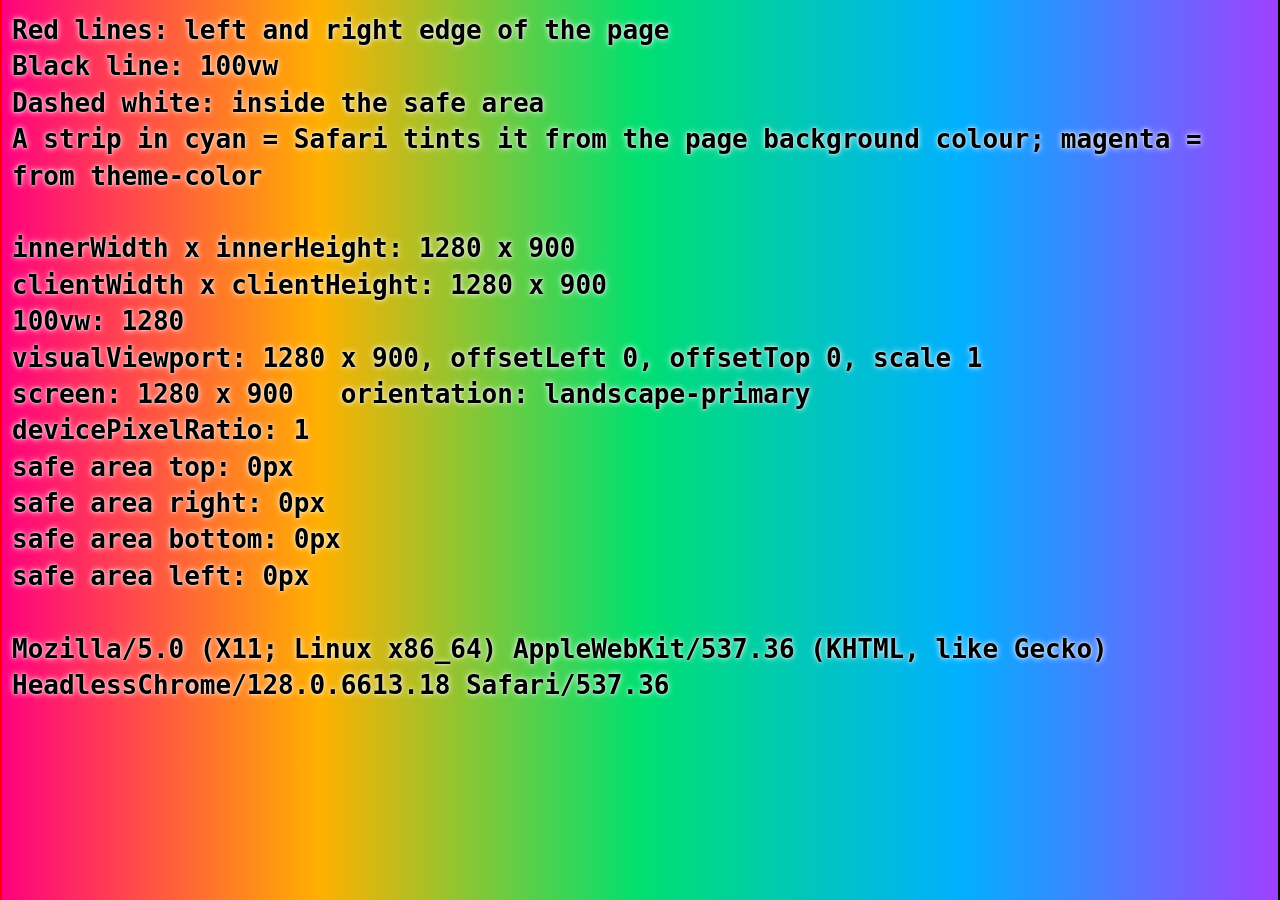
<file: duo-test.html>
<!DOCTYPE html>
<html lang="en">
<head>
  <meta charset="utf-8">
  <meta name="viewport" content="width=device-width, initial-scale=1, viewport-fit=cover">
  <meta name="robots" content="noindex, nofollow">
  <meta name="theme-color" content="#ff00aa">
  <title>Screen edge test</title>
  <!-- A check for the founder's iPhone Duo (Nov 25): does Safari count the strip down the right side as a safe area we
       can paint under, or keep it for itself? Not linked from anywhere, not in the sitemap. -->
  <style>
    /* The root's background COLOUR is cyan and theme-color is magenta, so a strip Safari tints for itself shows which it uses. */
    html { min-height: 100%; background: #00e5ff linear-gradient(90deg, #ff0080, #ffb000 25%, #00e070 50%, #00b0ff 75%, #a040ff); }
    body { margin: 0; min-height: 100vh; font: 600 22px/1.35 -apple-system, system-ui, sans-serif; color: #000; }
    #probe { position: fixed; visibility: hidden; padding: env(safe-area-inset-top) env(safe-area-inset-right) env(safe-area-inset-bottom) env(safe-area-inset-left); }
    #vw { position: absolute; top: 0; left: 0; width: 100vw; height: 1px; visibility: hidden; }
    .edge { position: fixed; top: 0; bottom: 0; width: 2px; background: red; z-index: 5; }
    #l { left: 0; } #r { right: 0; } #v { left: calc(100vw - 2px); background: #000; }
    .safe { position: fixed; top: env(safe-area-inset-top); bottom: env(safe-area-inset-bottom); left: env(safe-area-inset-left);
            right: env(safe-area-inset-right); outline: 2px dashed #fff; pointer-events: none; z-index: 4; }
    pre { margin: 0; padding: calc(env(safe-area-inset-top) + 12px) calc(env(safe-area-inset-right) + 12px) 12px calc(env(safe-area-inset-left) + 12px);
          font: 700 clamp(15px, 4.6vw, 26px)/1.4 ui-monospace, Menlo, monospace; white-space: pre-wrap; overflow-wrap: anywhere;
          text-shadow: 0 0 6px #fff, 0 0 2px #fff; }
  </style>
</head>
<body>
  <div id="probe"></div><div id="vw"></div>
  <div class="edge" id="l"></div><div class="edge" id="r"></div><div class="edge" id="v"></div><div class="safe"></div>
  <pre id="out">…</pre>
  <script>
    (function () {
      function show() {
        var p = getComputedStyle(document.getElementById('probe')), v = window.visualViewport;
        var r = function (x) { return Math.round(x * 100) / 100; };
        document.getElementById('out').textContent = [
          'Red lines: left and right edge of the page',
          'Black line: 100vw',
          'Dashed white: inside the safe area',
          'A strip in cyan = Safari tints it from the page background colour; magenta = from theme-color',
          '',
          'innerWidth x innerHeight: ' + innerWidth + ' x ' + innerHeight,
          'clientWidth x clientHeight: ' + document.documentElement.clientWidth + ' x ' + document.documentElement.clientHeight,
          '100vw: ' + r(document.getElementById('vw').getBoundingClientRect().width),
          'visualViewport: ' + (v ? r(v.width) + ' x ' + r(v.height) + ', offsetLeft ' + r(v.offsetLeft) + ', offsetTop ' + r(v.offsetTop) + ', scale ' + r(v.scale) : 'none'),
          'screen: ' + screen.width + ' x ' + screen.height + '   orientation: ' + ((screen.orientation && screen.orientation.type) || '?'),
          'devicePixelRatio: ' + devicePixelRatio,
          'safe area top: ' + p.paddingTop,
          'safe area right: ' + p.paddingRight,
          'safe area bottom: ' + p.paddingBottom,
          'safe area left: ' + p.paddingLeft,
          '',
          navigator.userAgent
        ].join('\n');
      }
      show();
      addEventListener('resize', show);
      if (window.visualViewport) visualViewport.addEventListener('resize', show);
      addEventListener('orientationchange', function () { setTimeout(show, 300); });
    })();
  </script>
</body>
</html>
</file>
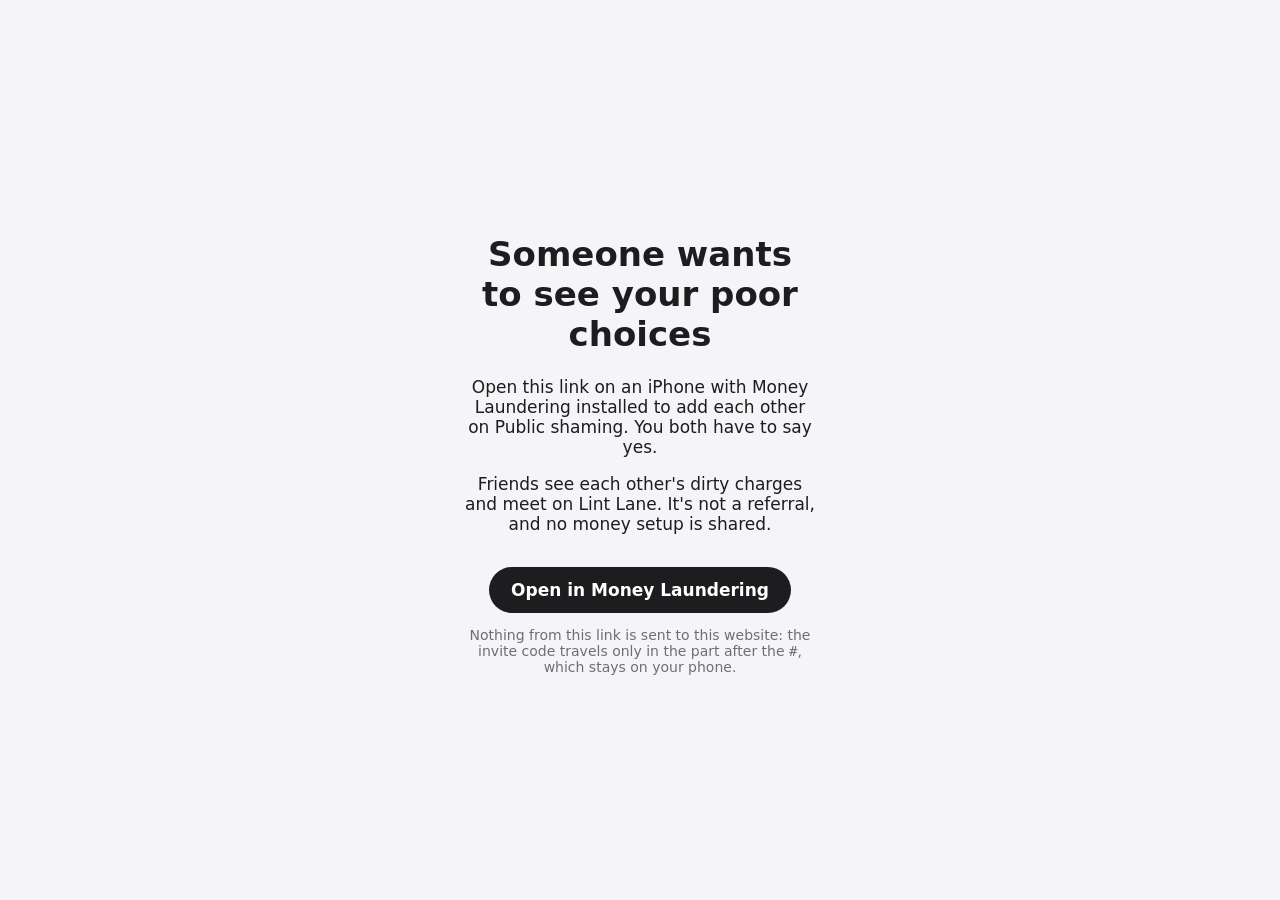
<file: friend.html>
<!DOCTYPE html>
<html lang="en">
<head>
  <meta charset="utf-8">
  <meta name="viewport" content="width=device-width, initial-scale=1">
  <meta name="robots" content="noindex">
  <title>Money Laundering friend invite</title>
  <link rel="icon" href="/favicon.ico" sizes="any">
  <link rel="icon" type="image/png" sizes="32x32" href="/icon-32.png">
  <link rel="icon" type="image/png" sizes="192x192" href="/icon-192.png">
  <link rel="apple-touch-icon" href="/apple-touch-icon.png">
  <link rel="manifest" href="/site.webmanifest">
  <meta name="description" content="A friend wants you on Money Laundering: the budget app that roasts your spending. Do it for the cat.">
  <meta property="og:type" content="website">
  <meta property="og:site_name" content="Money Laundering">
  <meta property="og:url" content="https://laundering.app/friend">
  <meta property="og:title" content="You're invited to Money Laundering">
  <meta property="og:description" content="A friend wants you on Money Laundering: the budget app that roasts your spending. Do it for the cat.">
  <meta property="og:image" content="https://laundering.app/card.png">
  <meta property="og:image:width" content="1200">
  <meta property="og:image:height" content="630">
  <meta name="twitter:card" content="summary_large_image">
  <meta name="twitter:image" content="https://laundering.app/card.png">
  <meta name="apple-itunes-app" content="app-id=6831441351">
  <style>
    body { font: 17px -apple-system, system-ui, sans-serif; margin: 0; display: grid; place-items: center; min-height: 100vh; background: #f5f5f7; color: #1d1d1f; }
    main { max-width: 22rem; padding: 2rem; text-align: center; }
    a.button { display: inline-block; margin-top: 1rem; padding: 0.8rem 1.4rem; border-radius: 999px; background: #1d1d1f; color: #fff; text-decoration: none; font-weight: 600; }
    p.small { font-size: 14px; color: #6e6e73; }
  </style>
</head>
<body>
  <main>
    <h1>Someone wants to see your poor choices</h1>
    <p>Open this link on an iPhone with Money Laundering installed to add each other on Public shaming. You both have to say yes.</p>
    <p>Friends see each other's dirty charges and meet on Lint Lane. It's not a referral, and no money setup is shared.</p>
    <a id="open" class="button" href="#">Open in Money Laundering</a>
    <p class="small">Nothing from this link is sent to this website: the invite code travels only in the part after the <code>#</code>, which stays on your phone.</p>
  </main>
  <script>
    // Same URL, fragment included; a plain anchor would drop nothing either, but this keeps the
    // button honest if the page is ever served under a different path.
    document.getElementById('open').href = location.href;
  </script>
<script src="hit.js" defer></script>
</body>
</html>
</file>
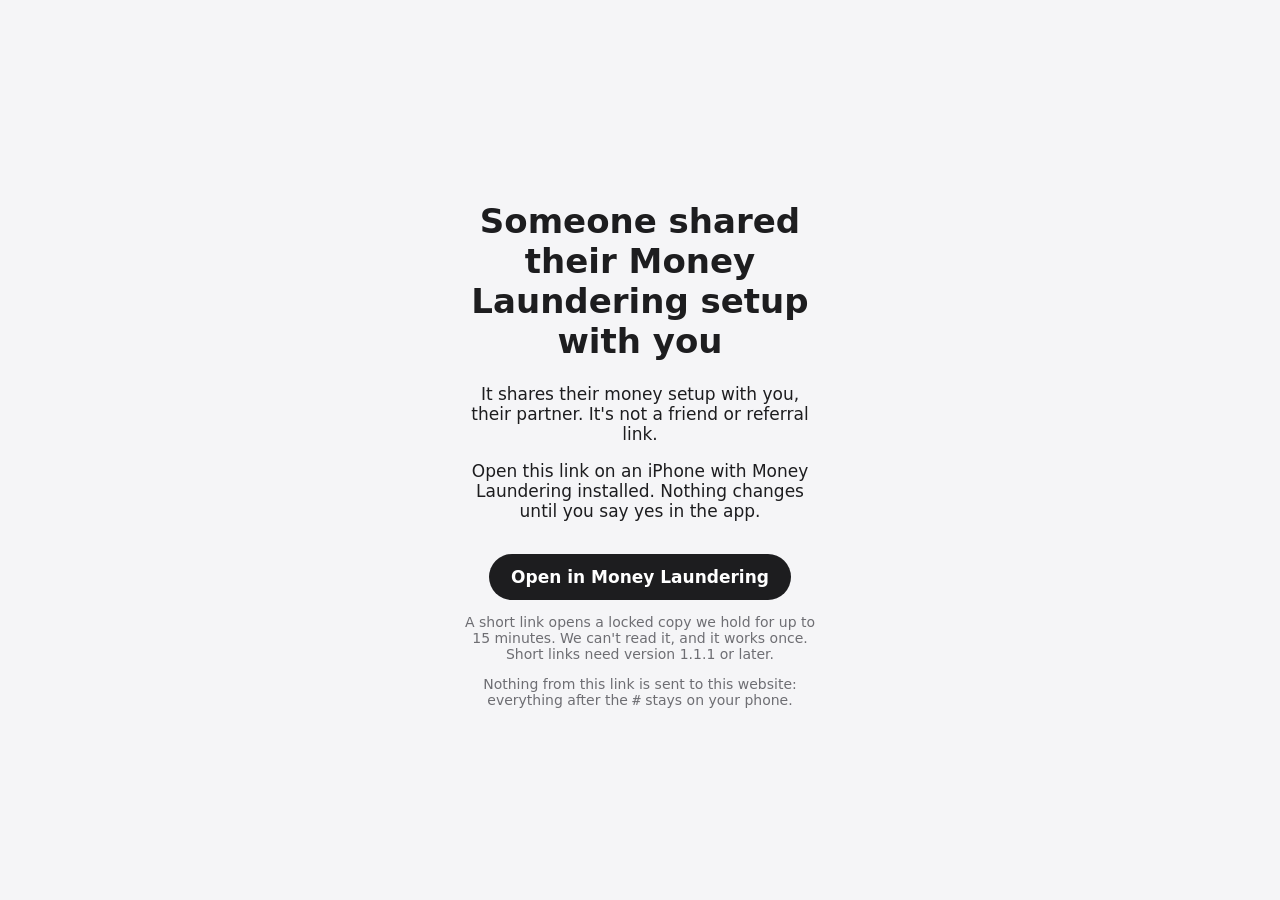
<file: join.html>
<!DOCTYPE html>
<html lang="en">
<head>
  <meta charset="utf-8">
  <meta name="viewport" content="width=device-width, initial-scale=1">
  <meta name="robots" content="noindex">
  <title>Money Laundering invite</title>
  <link rel="icon" href="/favicon.ico" sizes="any">
  <link rel="icon" type="image/png" sizes="32x32" href="/icon-32.png">
  <link rel="icon" type="image/png" sizes="192x192" href="/icon-192.png">
  <link rel="apple-touch-icon" href="/apple-touch-icon.png">
  <link rel="manifest" href="/site.webmanifest">
  <meta name="description" content="Someone shared their household budget with you on Money Laundering. Open it on your iPhone.">
  <meta property="og:type" content="website">
  <meta property="og:site_name" content="Money Laundering">
  <meta property="og:url" content="https://laundering.app/join">
  <meta property="og:title" content="Join a household on Money Laundering">
  <meta property="og:description" content="Someone shared their household budget with you on Money Laundering. Open it on your iPhone.">
  <meta property="og:image" content="https://laundering.app/card.png">
  <meta property="og:image:width" content="1200">
  <meta property="og:image:height" content="630">
  <meta name="twitter:card" content="summary_large_image">
  <meta name="twitter:image" content="https://laundering.app/card.png">
  <meta name="apple-itunes-app" content="app-id=6831441351">
  <style>
    body { font: 17px -apple-system, system-ui, sans-serif; margin: 0; display: grid; place-items: center; min-height: 100vh; background: #f5f5f7; color: #1d1d1f; }
    main { max-width: 22rem; padding: 2rem; text-align: center; }
    a.button { display: inline-block; margin-top: 1rem; padding: 0.8rem 1.4rem; border-radius: 999px; background: #1d1d1f; color: #fff; text-decoration: none; font-weight: 600; }
    p.small { font-size: 14px; color: #6e6e73; }
  </style>
</head>
<body>
  <main>
    <h1>Someone shared their Money Laundering setup with you</h1>
    <p>It shares their money setup with you, their partner. It's not a friend or referral link.</p>
    <p>Open this link on an iPhone with Money Laundering installed. Nothing changes until you say yes in the app.</p>
    <a id="open" class="button" href="#">Open in Money Laundering</a>
    <p class="small">A short link opens a locked copy we hold for up to 15 minutes. We can't read it, and it works once. Short links need version 1.1.1 or later.</p>
    <p class="small">Nothing from this link is sent to this website: everything after the <code>#</code> stays on your phone.</p>
  </main>
  <script>
    // Same URL, fragment included; a plain anchor would drop nothing either, but this keeps the
    // button honest if the page is ever served under a different path.
    document.getElementById('open').href = location.href;
  </script>
<script src="hit.js" defer></script>
</body>
</html>
</file>
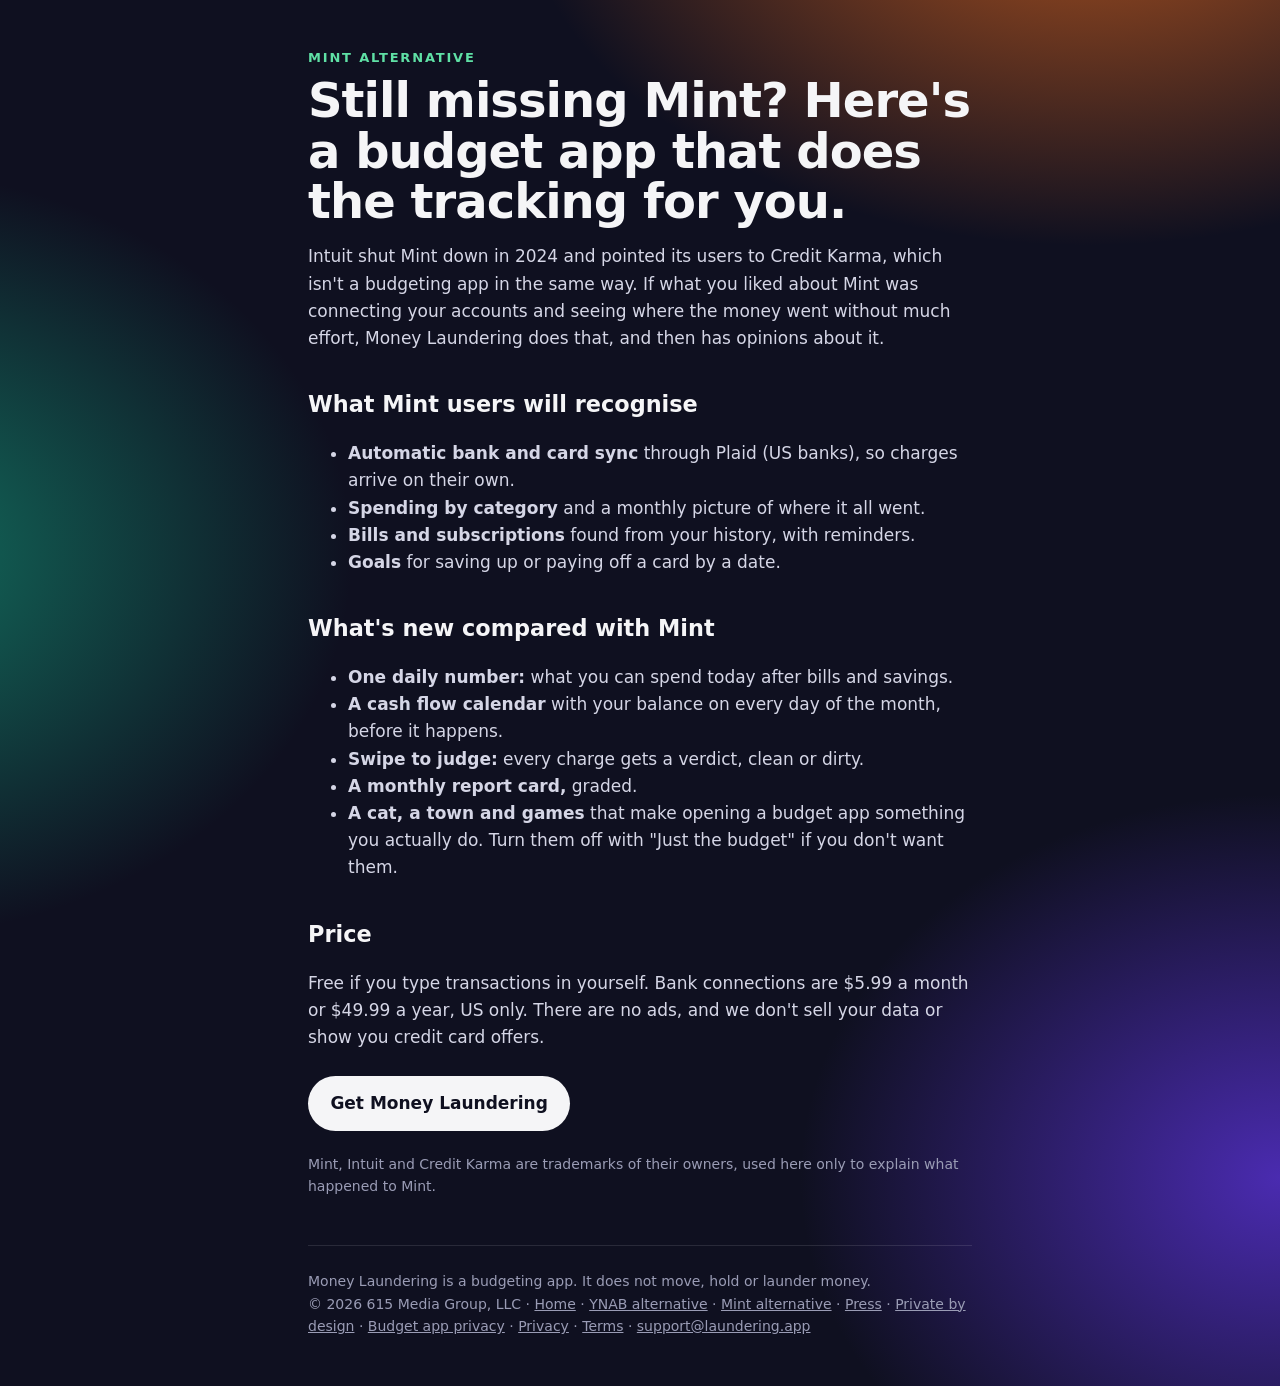
<file: mint-alternative.html>
<!DOCTYPE html>
<html lang="en">
<head>
  <meta charset="utf-8">
  <meta name="viewport" content="width=device-width, initial-scale=1, viewport-fit=cover">
  <title>The Mint replacement for iPhone, with a judgy cat · Money Laundering</title>
  <link rel="icon" href="/favicon.ico" sizes="any">
  <link rel="icon" type="image/png" sizes="32x32" href="/icon-32.png">
  <link rel="icon" type="image/png" sizes="192x192" href="/icon-192.png">
  <link rel="apple-touch-icon" href="/apple-touch-icon.png">
  <link rel="manifest" href="/site.webmanifest">
  <link rel="canonical" href="https://laundering.app/mint-alternative">
  <meta name="description" content="Mint shut down in 2024. Money Laundering is a budget app and spending tracker for iPhone with automatic bank sync, a daily spending number, bill and subscription tracking, and a monthly report card.">
  <meta name="theme-color" content="#0f1020">
  <meta name="apple-itunes-app" content="app-id=6831441351">
  <meta property="og:type" content="article">
  <meta property="og:site_name" content="Money Laundering">
  <meta property="og:url" content="https://laundering.app/mint-alternative">
  <meta property="og:title" content="The Mint replacement for iPhone, with a judgy cat · Money Laundering">
  <meta property="og:description" content="Mint shut down in 2024. Money Laundering is a budget app and spending tracker for iPhone with automatic bank sync, a daily spending number, bill and subscription tracking, and a monthly report card.">
  <meta property="og:image" content="https://laundering.app/card.png">
  <meta property="og:image:width" content="1200">
  <meta property="og:image:height" content="630">
  <meta name="twitter:card" content="summary_large_image">
  <meta name="twitter:image" content="https://laundering.app/card.png">
  <style>
    :root { color-scheme: dark; --ink: #f5f5f7; --soft: #d5d6e6; --dim: #9a9cb5; --mint: #5fe0a5; --card: rgba(255,255,255,.07); --line: rgba(255,255,255,.11); }
    * { box-sizing: border-box; }
    html { background: radial-gradient(60rem 40rem at 85% -10%, #b4551f 0%, transparent 60%), radial-gradient(50rem 40rem at -10% 40%, #12705f 0%, transparent 60%), radial-gradient(50rem 40rem at 100% 85%, #4a2bb0 0%, transparent 60%), #0f1020; }
    body { margin: 0; font: 17px/1.6 -apple-system, system-ui, "Segoe UI", sans-serif; color: var(--ink); }
    main { width: min(44rem, 100%); margin: 0 auto; padding: 3rem max(1.25rem, env(safe-area-inset-right)) 3rem max(1.25rem, env(safe-area-inset-left)); }
    a { color: var(--mint); }
    .eyebrow { font-size: 13px; letter-spacing: .14em; text-transform: uppercase; color: var(--mint); font-weight: 700; }
    h1 { font-size: clamp(2.1rem, 6vw, 3rem); line-height: 1.05; letter-spacing: -.02em; margin: .4rem 0 1rem; }
    h2 { font-size: 1.4rem; margin: 2.2rem 0 .5rem; }
    p, li { color: var(--soft); }
    .card { padding: 1.1rem 1.25rem; border-radius: 18px; background: var(--card); border: 1px solid var(--line); margin: 1rem 0; }
    table { width: 100%; border-collapse: collapse; font-size: 15px; }
    th, td { text-align: left; padding: .6rem .5rem; border-bottom: 1px solid var(--line); vertical-align: top; }
    th { color: var(--dim); font-weight: 600; font-size: 13px; }
    .button { display: inline-block; padding: .85rem 1.4rem; border-radius: 999px; background: var(--ink); color: #0f1020; font-weight: 700; text-decoration: none; margin: .5rem 0; }
    .fine { font-size: 14px; color: var(--dim); }
    .imgs { display: grid; grid-template-columns: repeat(auto-fill, minmax(140px, 1fr)); gap: .8rem; }
    .imgs a { display: block; } .imgs img { width: 100%; height: auto; border-radius: 16px; }
    footer { margin-top: 3rem; font-size: 14px; color: var(--dim); border-top: 1px solid var(--line); padding-top: 1.5rem; }
    footer a { color: inherit; }
  </style>
</head>
<body>
  <main>
    <div class="eyebrow">Mint alternative</div>
    <h1>Still missing Mint? Here's a budget app that does the tracking for you.</h1>
    <p>Intuit shut Mint down in 2024 and pointed its users to Credit Karma, which isn't a budgeting app in the same way. If what you liked about Mint was connecting your accounts and seeing where the money went without much effort, Money Laundering does that, and then has opinions about it.</p>
    <h2>What Mint users will recognise</h2>
    <ul>
      <li><b>Automatic bank and card sync</b> through Plaid (US banks), so charges arrive on their own.</li>
      <li><b>Spending by category</b> and a monthly picture of where it all went.</li>
      <li><b>Bills and subscriptions</b> found from your history, with reminders.</li>
      <li><b>Goals</b> for saving up or paying off a card by a date.</li>
    </ul>
    <h2>What's new compared with Mint</h2>
    <ul>
      <li><b>One daily number:</b> what you can spend today after bills and savings.</li>
      <li><b>A cash flow calendar</b> with your balance on every day of the month, before it happens.</li>
      <li><b>Swipe to judge:</b> every charge gets a verdict, clean or dirty.</li>
      <li><b>A monthly report card,</b> graded.</li>
      <li><b>A cat, a town and games</b> that make opening a budget app something you actually do. Turn them off with "Just the budget" if you don't want them.</li>
    </ul>
    <h2>Price</h2>
    <p>Free if you type transactions in yourself. Bank connections are $5.99 a month or $49.99 a year, US only. There are no ads, and we don't sell your data or show you credit card offers.</p>
    <a class="button" href="https://apps.apple.com/app/id6831441351">Get Money Laundering</a>
    <p class="fine">Mint, Intuit and Credit Karma are trademarks of their owners, used here only to explain what happened to Mint.</p>
  <footer>Money Laundering is a budgeting app. It does not move, hold or launder money.<br>&copy; 2026 615 Media Group, LLC &middot; <a href="/">Home</a> &middot; <a href="/ynab-alternative">YNAB alternative</a> &middot; <a href="/mint-alternative">Mint alternative</a> &middot; <a href="/press">Press</a> &middot; <a href="/private-by-design">Private by design</a> &middot; <a href="/budget-app-privacy">Budget app privacy</a> &middot; <a href="/privacy">Privacy</a> &middot; <a href="/terms">Terms</a> &middot; <a href="mailto:support@laundering.app">support@laundering.app</a></footer>
  </main>
<script src="hit.js" defer></script>
</body>
</html>
</file>
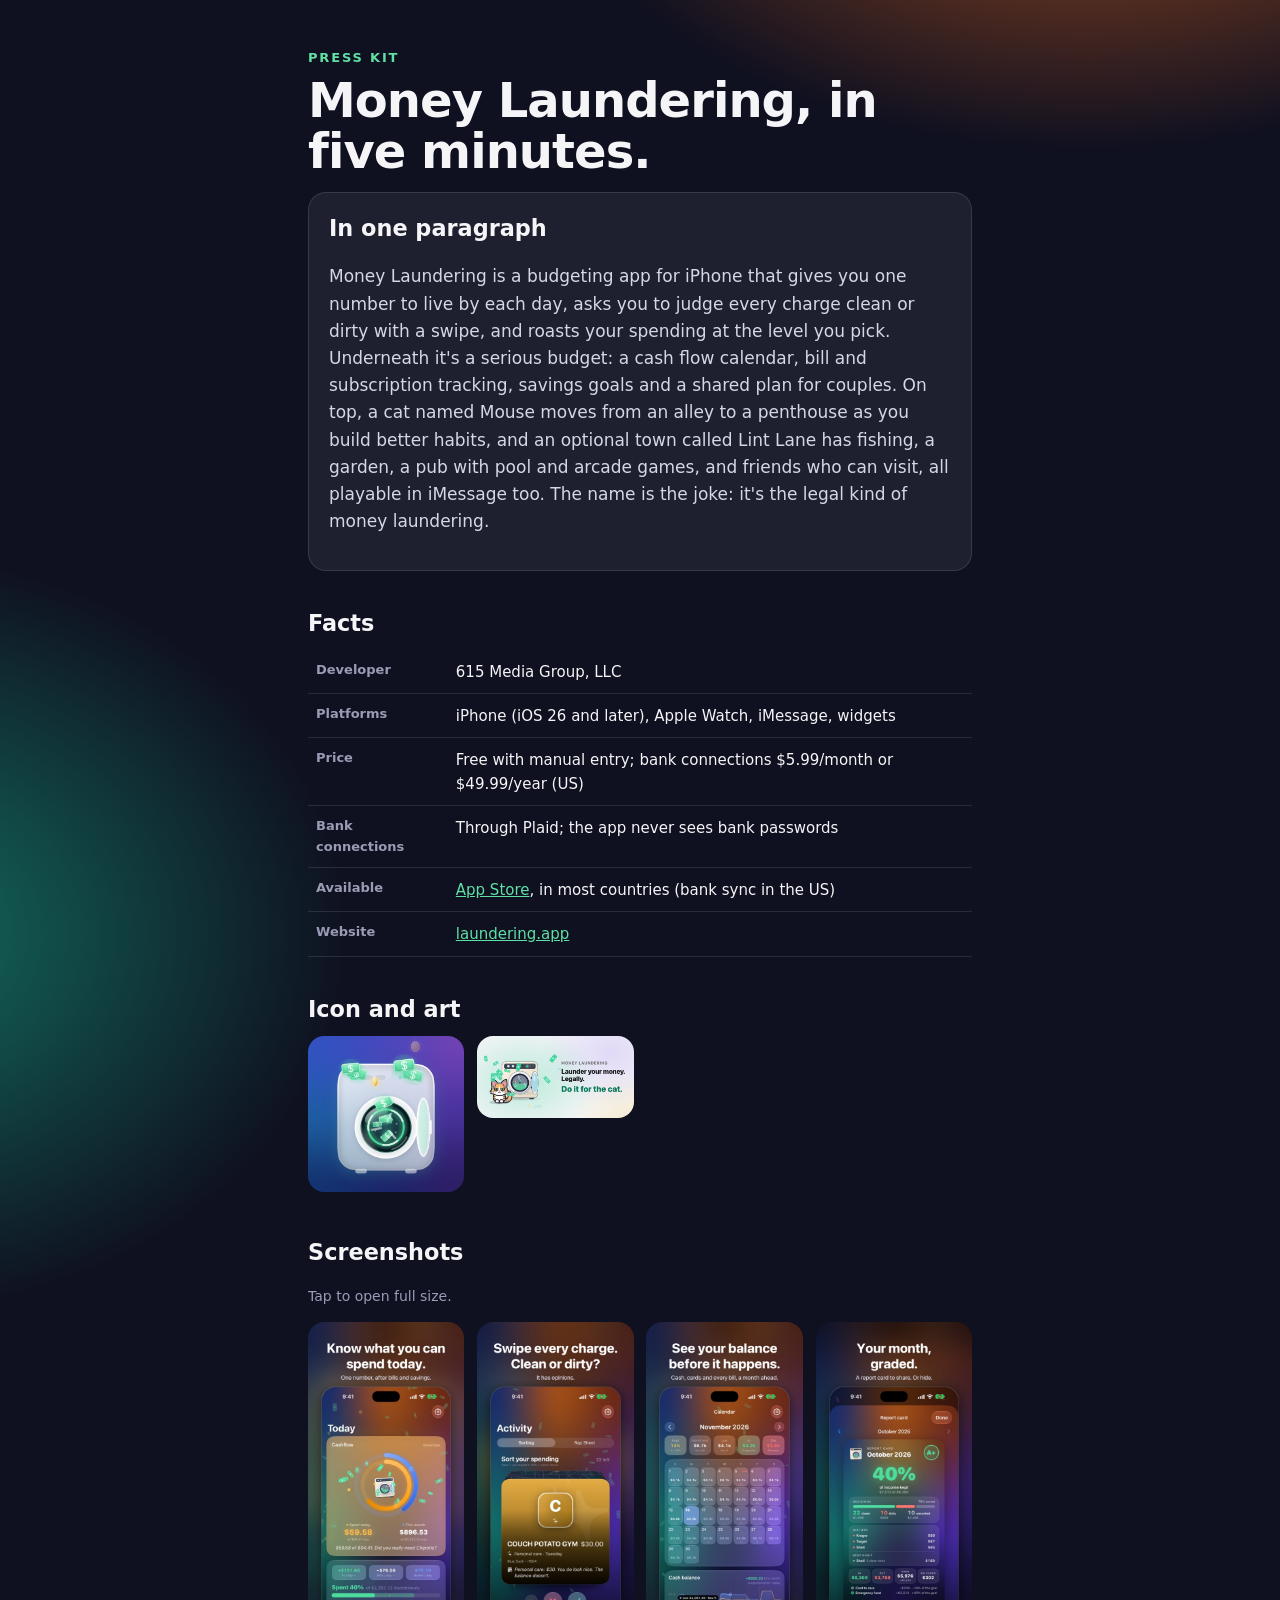
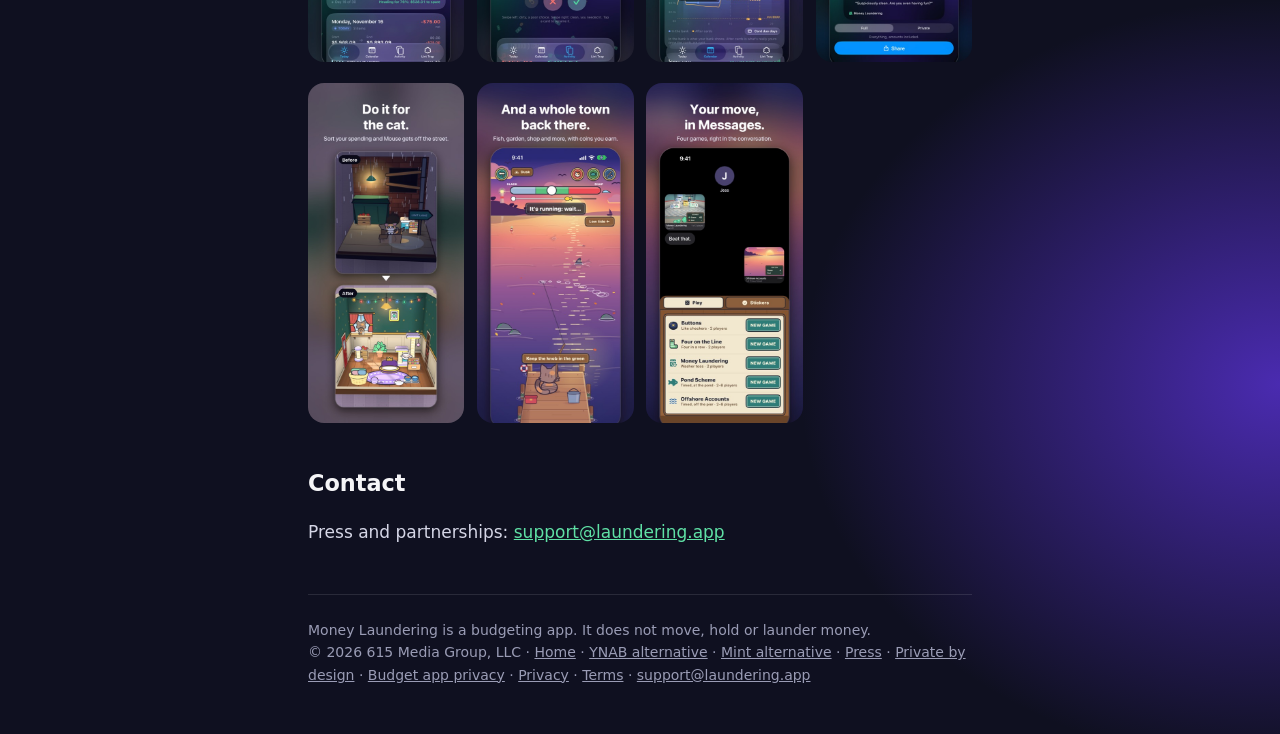
<file: press.html>
<!DOCTYPE html>
<html lang="en">
<head>
  <meta charset="utf-8">
  <meta name="viewport" content="width=device-width, initial-scale=1, viewport-fit=cover">
  <title>Press kit · Money Laundering</title>
  <link rel="icon" href="/favicon.ico" sizes="any">
  <link rel="icon" type="image/png" sizes="32x32" href="/icon-32.png">
  <link rel="icon" type="image/png" sizes="192x192" href="/icon-192.png">
  <link rel="apple-touch-icon" href="/apple-touch-icon.png">
  <link rel="manifest" href="/site.webmanifest">
  <link rel="canonical" href="https://laundering.app/press">
  <meta name="description" content="Press kit for Money Laundering, the budget app for iPhone that roasts your spending: the app in a paragraph, facts, the icon, screenshots and contact.">
  <meta name="theme-color" content="#0f1020">
  <meta name="apple-itunes-app" content="app-id=6831441351">
  <meta property="og:type" content="article">
  <meta property="og:site_name" content="Money Laundering">
  <meta property="og:url" content="https://laundering.app/press">
  <meta property="og:title" content="Press kit · Money Laundering">
  <meta property="og:description" content="Press kit for Money Laundering, the budget app for iPhone that roasts your spending: the app in a paragraph, facts, the icon, screenshots and contact.">
  <meta property="og:image" content="https://laundering.app/card.png">
  <meta property="og:image:width" content="1200">
  <meta property="og:image:height" content="630">
  <meta name="twitter:card" content="summary_large_image">
  <meta name="twitter:image" content="https://laundering.app/card.png">
  <style>
    :root { color-scheme: dark; --ink: #f5f5f7; --soft: #d5d6e6; --dim: #9a9cb5; --mint: #5fe0a5; --card: rgba(255,255,255,.07); --line: rgba(255,255,255,.11); }
    * { box-sizing: border-box; }
    html { background: radial-gradient(60rem 40rem at 85% -10%, #b4551f 0%, transparent 60%), radial-gradient(50rem 40rem at -10% 40%, #12705f 0%, transparent 60%), radial-gradient(50rem 40rem at 100% 85%, #4a2bb0 0%, transparent 60%), #0f1020; }
    body { margin: 0; font: 17px/1.6 -apple-system, system-ui, "Segoe UI", sans-serif; color: var(--ink); }
    main { width: min(44rem, 100%); margin: 0 auto; padding: 3rem max(1.25rem, env(safe-area-inset-right)) 3rem max(1.25rem, env(safe-area-inset-left)); }
    a { color: var(--mint); }
    .eyebrow { font-size: 13px; letter-spacing: .14em; text-transform: uppercase; color: var(--mint); font-weight: 700; }
    h1 { font-size: clamp(2.1rem, 6vw, 3rem); line-height: 1.05; letter-spacing: -.02em; margin: .4rem 0 1rem; }
    h2 { font-size: 1.4rem; margin: 2.2rem 0 .5rem; }
    p, li { color: var(--soft); }
    .card { padding: 1.1rem 1.25rem; border-radius: 18px; background: var(--card); border: 1px solid var(--line); margin: 1rem 0; }
    table { width: 100%; border-collapse: collapse; font-size: 15px; }
    th, td { text-align: left; padding: .6rem .5rem; border-bottom: 1px solid var(--line); vertical-align: top; }
    th { color: var(--dim); font-weight: 600; font-size: 13px; }
    .button { display: inline-block; padding: .85rem 1.4rem; border-radius: 999px; background: var(--ink); color: #0f1020; font-weight: 700; text-decoration: none; margin: .5rem 0; }
    .fine { font-size: 14px; color: var(--dim); }
    .imgs { display: grid; grid-template-columns: repeat(auto-fill, minmax(140px, 1fr)); gap: .8rem; }
    .imgs a { display: block; } .imgs img { width: 100%; height: auto; border-radius: 16px; }
    footer { margin-top: 3rem; font-size: 14px; color: var(--dim); border-top: 1px solid var(--line); padding-top: 1.5rem; }
    footer a { color: inherit; }
  </style>
</head>
<body>
  <main>
    <div class="eyebrow">Press kit</div>
    <h1>Money Laundering, in five minutes.</h1>
    <div class="card">
      <h2 style="margin-top:0">In one paragraph</h2>
      <p>Money Laundering is a budgeting app for iPhone that gives you one number to live by each day, asks you to judge every charge clean or dirty with a swipe, and roasts your spending at the level you pick. Underneath it's a serious budget: a cash flow calendar, bill and subscription tracking, savings goals and a shared plan for couples. On top, a cat named Mouse moves from an alley to a penthouse as you build better habits, and an optional town called Lint Lane has fishing, a garden, a pub with pool and arcade games, and friends who can visit, all playable in iMessage too. The name is the joke: it's the legal kind of money laundering.</p>
    </div>
    <h2>Facts</h2>
    <table>
      <tbody>
        <tr><th>Developer</th><td>615 Media Group, LLC</td></tr>
        <tr><th>Platforms</th><td>iPhone (iOS 26 and later), Apple Watch, iMessage, widgets</td></tr>
        <tr><th>Price</th><td>Free with manual entry; bank connections $5.99/month or $49.99/year (US)</td></tr>
        <tr><th>Bank connections</th><td>Through Plaid; the app never sees bank passwords</td></tr>
        <tr><th>Available</th><td><a href="https://apps.apple.com/app/id6831441351">App Store</a>, in most countries (bank sync in the US)</td></tr>
        <tr><th>Website</th><td><a href="https://laundering.app/">laundering.app</a></td></tr>
      </tbody>
    </table>
    <h2>Icon and art</h2>
    <div class="imgs">
      <a href="/icon-512.png" download><img src="/icon-512.png" width="512" height="512" alt="The Money Laundering app icon: a washing machine full of banknotes"></a>
      <a href="/card.png" download><img src="/card.png" width="1200" height="630" alt="Launder your money. Legally. Do it for the cat."></a>
    </div>
    <h2>Screenshots</h2>
    <p class="fine">Tap to open full size.</p>
    <div class="imgs">
      <a href="/img/shot-01.jpg"><img src="/img/shot-01.jpg" width="460" height="1000" loading="lazy" alt="Today: the daily number"></a>
      <a href="/img/shot-02.jpg"><img src="/img/shot-02.jpg" width="460" height="1000" loading="lazy" alt="The swipe deck"></a>
      <a href="/img/shot-03.jpg"><img src="/img/shot-03.jpg" width="460" height="1000" loading="lazy" alt="The cash flow calendar"></a>
      <a href="/img/shot-06.jpg"><img src="/img/shot-06.jpg" width="460" height="1000" loading="lazy" alt="The monthly report card"></a>
      <a href="/img/shot-09.jpg"><img src="/img/shot-09.jpg" width="460" height="1000" loading="lazy" alt="Mouse's house, before and after"></a>
      <a href="/img/shot-10.jpg"><img src="/img/shot-10.jpg" width="460" height="1000" loading="lazy" alt="Lint Lane, the town"></a>
      <a href="/img/shot-messages.jpg"><img src="/img/shot-messages.jpg" width="460" height="1000" loading="lazy" alt="Games in iMessage"></a>
    </div>
    <h2>Contact</h2>
    <p>Press and partnerships: <a href="mailto:support@laundering.app">support@laundering.app</a></p>
  <footer>Money Laundering is a budgeting app. It does not move, hold or launder money.<br>&copy; 2026 615 Media Group, LLC &middot; <a href="/">Home</a> &middot; <a href="/ynab-alternative">YNAB alternative</a> &middot; <a href="/mint-alternative">Mint alternative</a> &middot; <a href="/press">Press</a> &middot; <a href="/private-by-design">Private by design</a> &middot; <a href="/budget-app-privacy">Budget app privacy</a> &middot; <a href="/privacy">Privacy</a> &middot; <a href="/terms">Terms</a> &middot; <a href="mailto:support@laundering.app">support@laundering.app</a></footer>
  </main>
<script src="hit.js" defer></script>
</body>
</html>
</file>
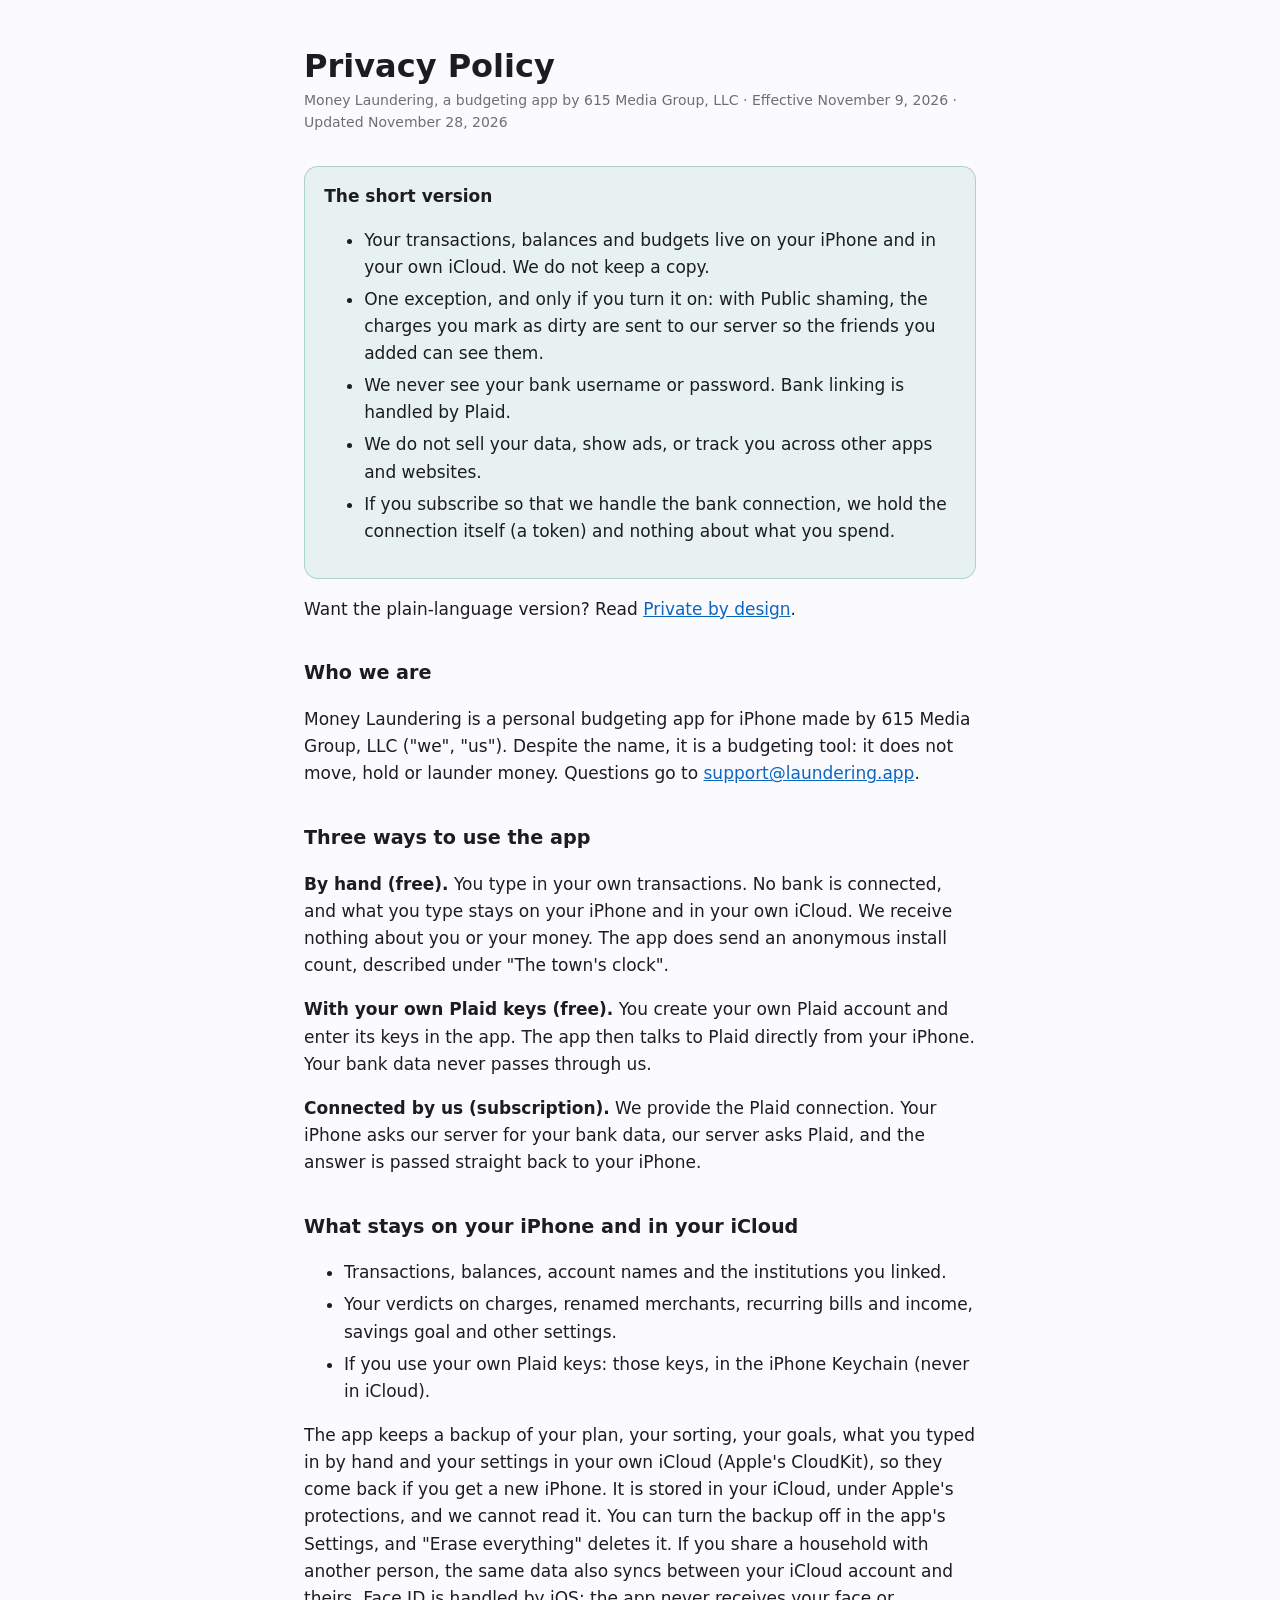
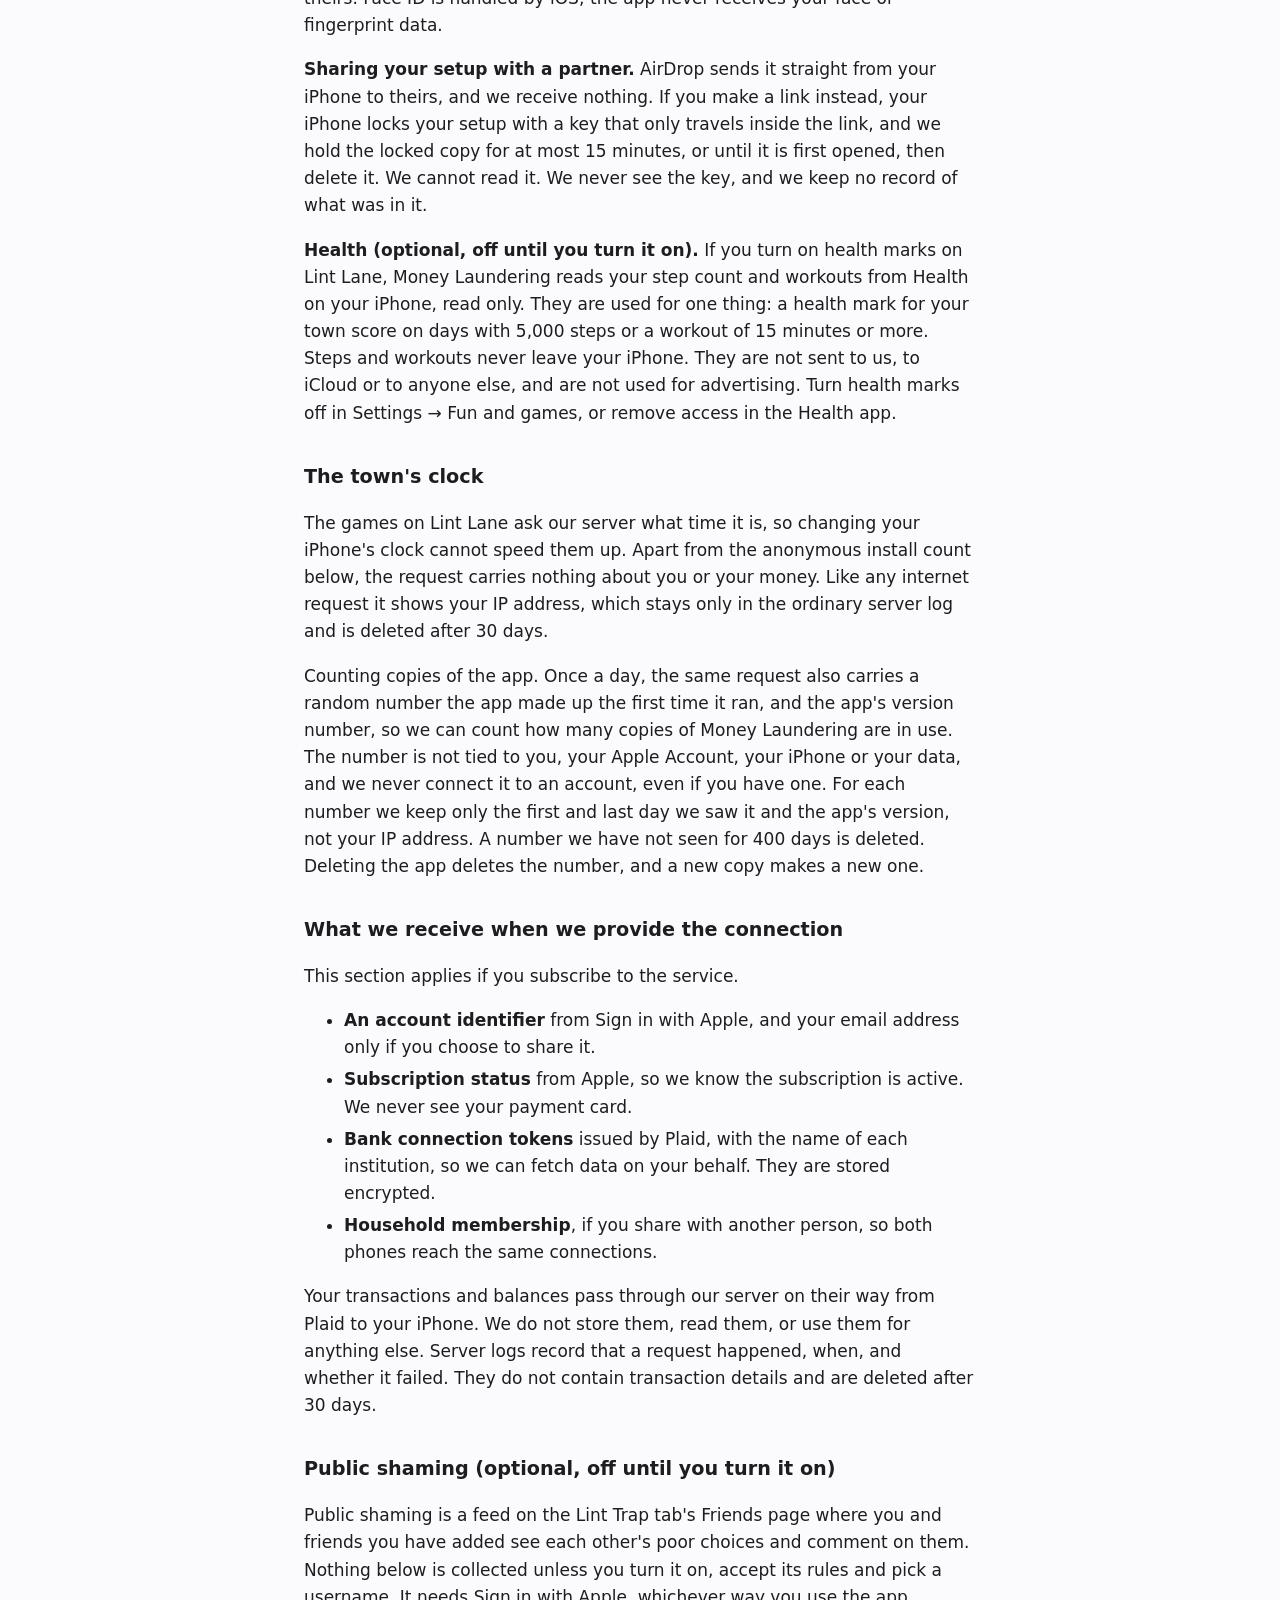
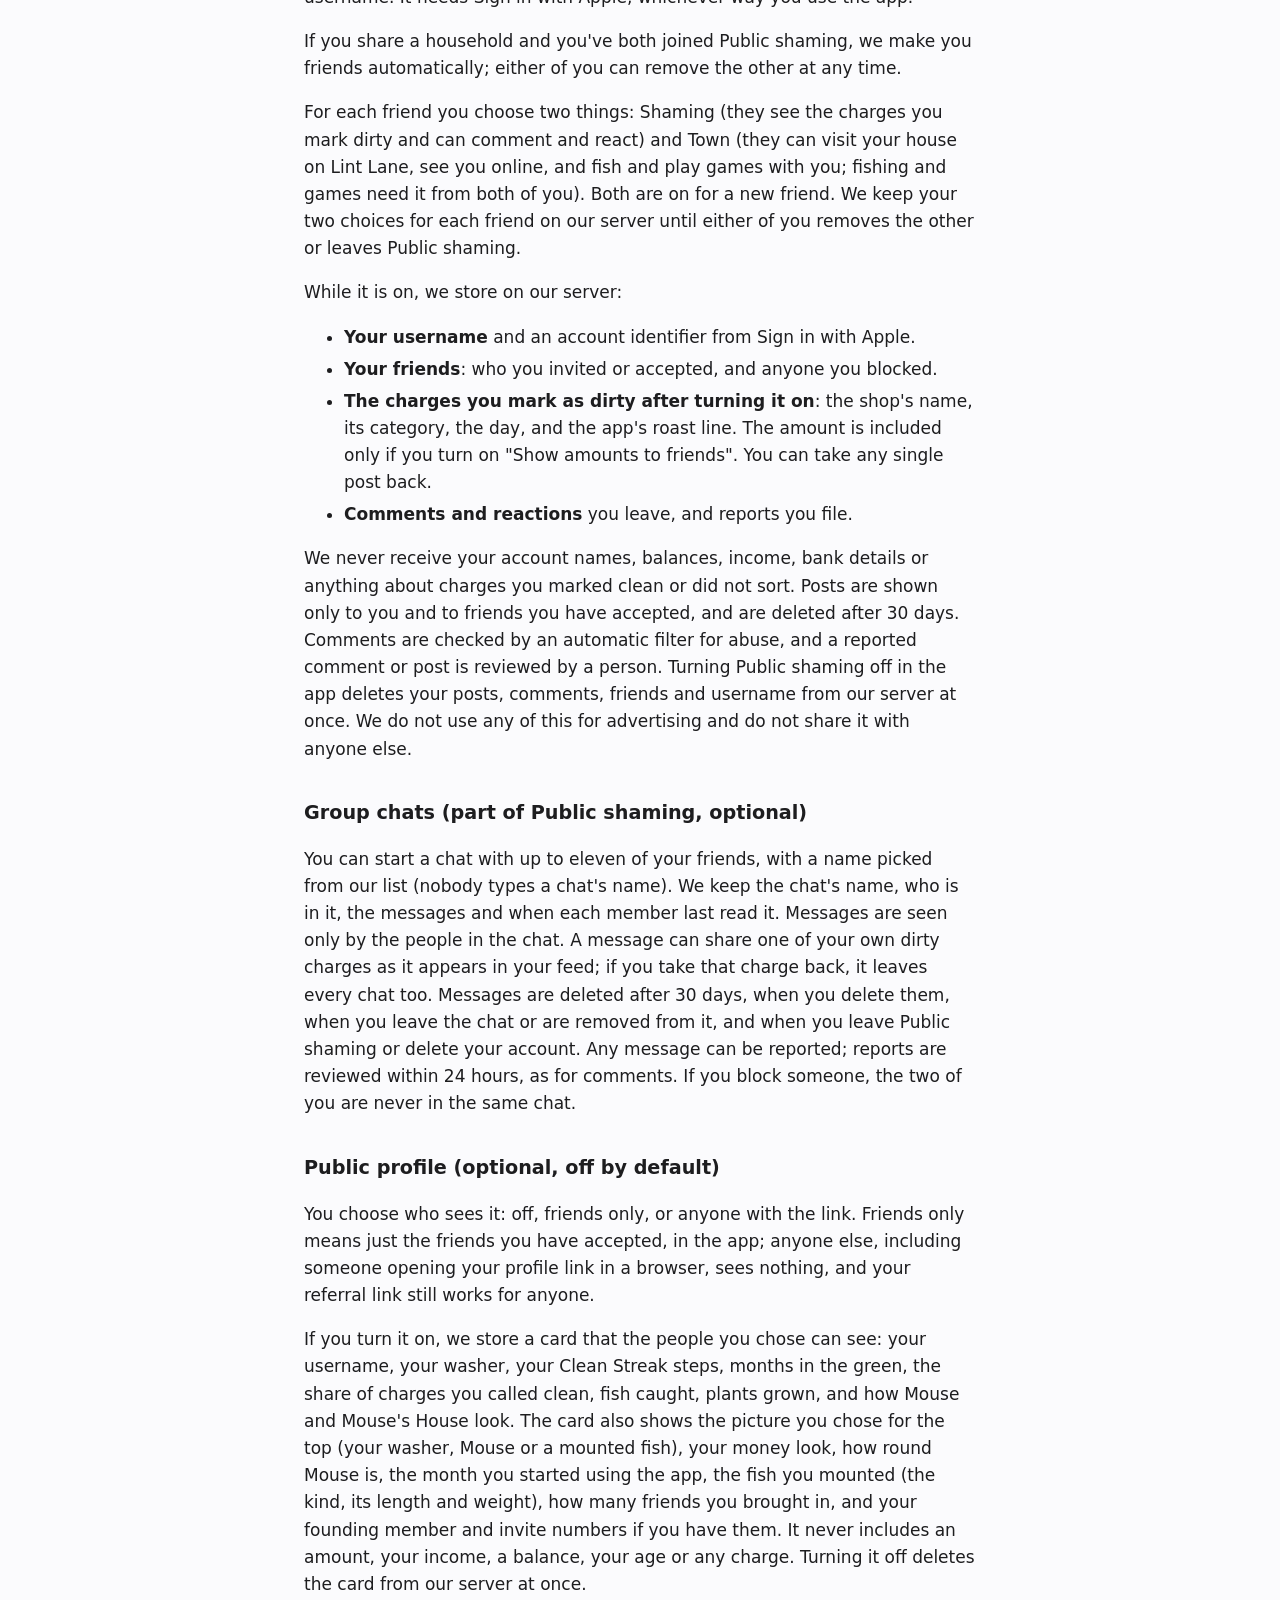
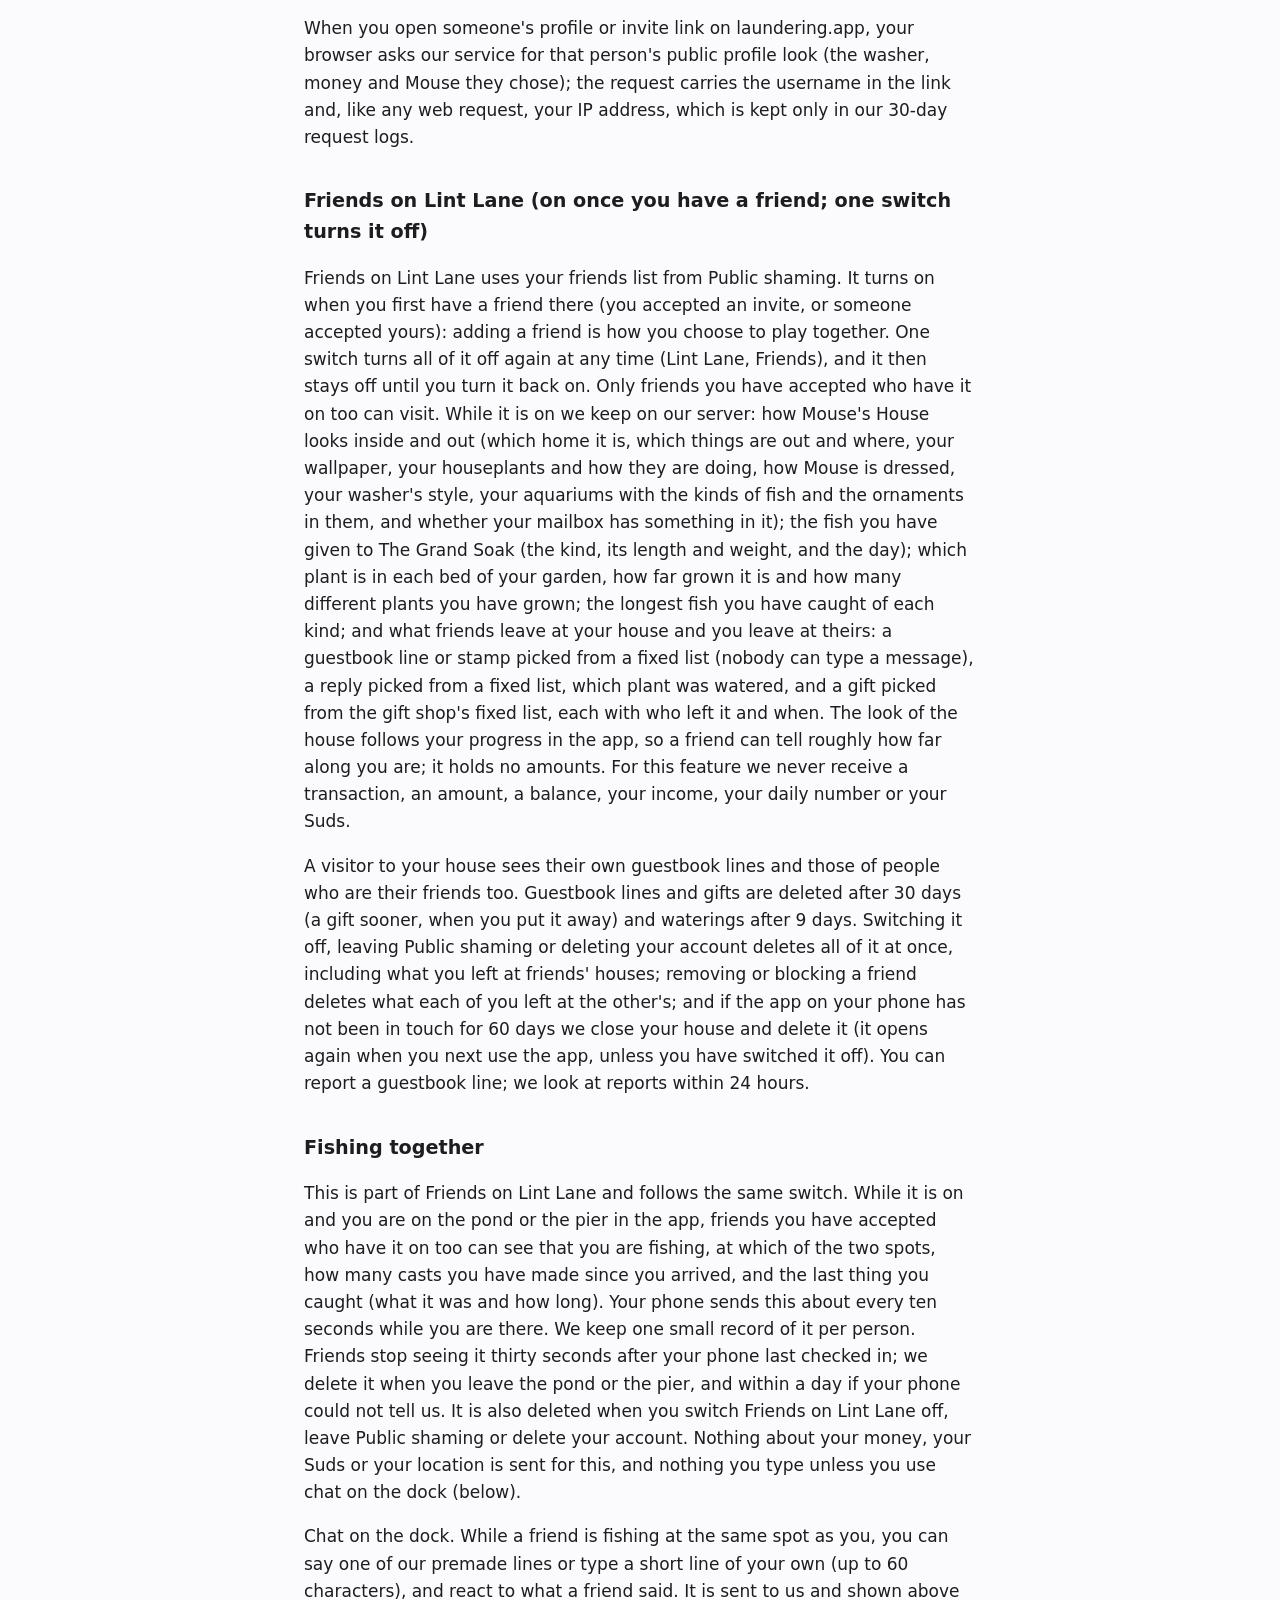
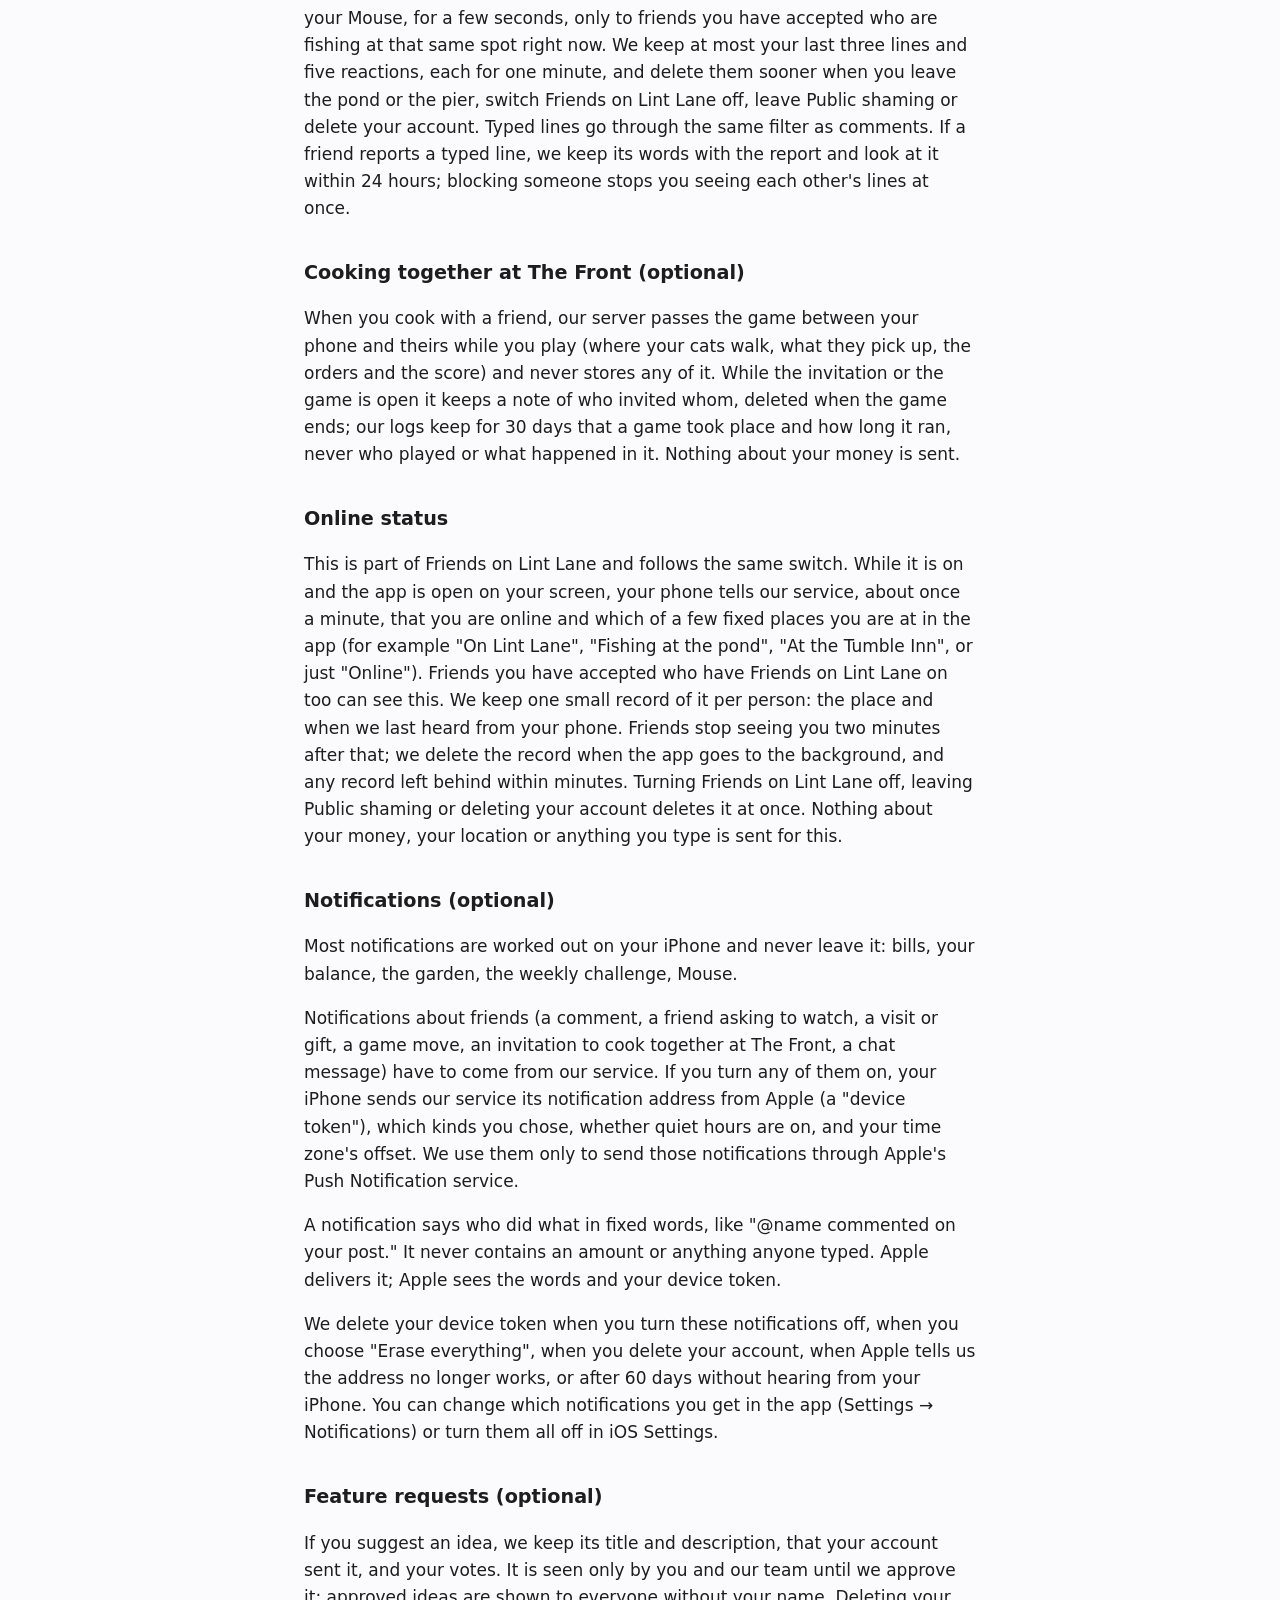
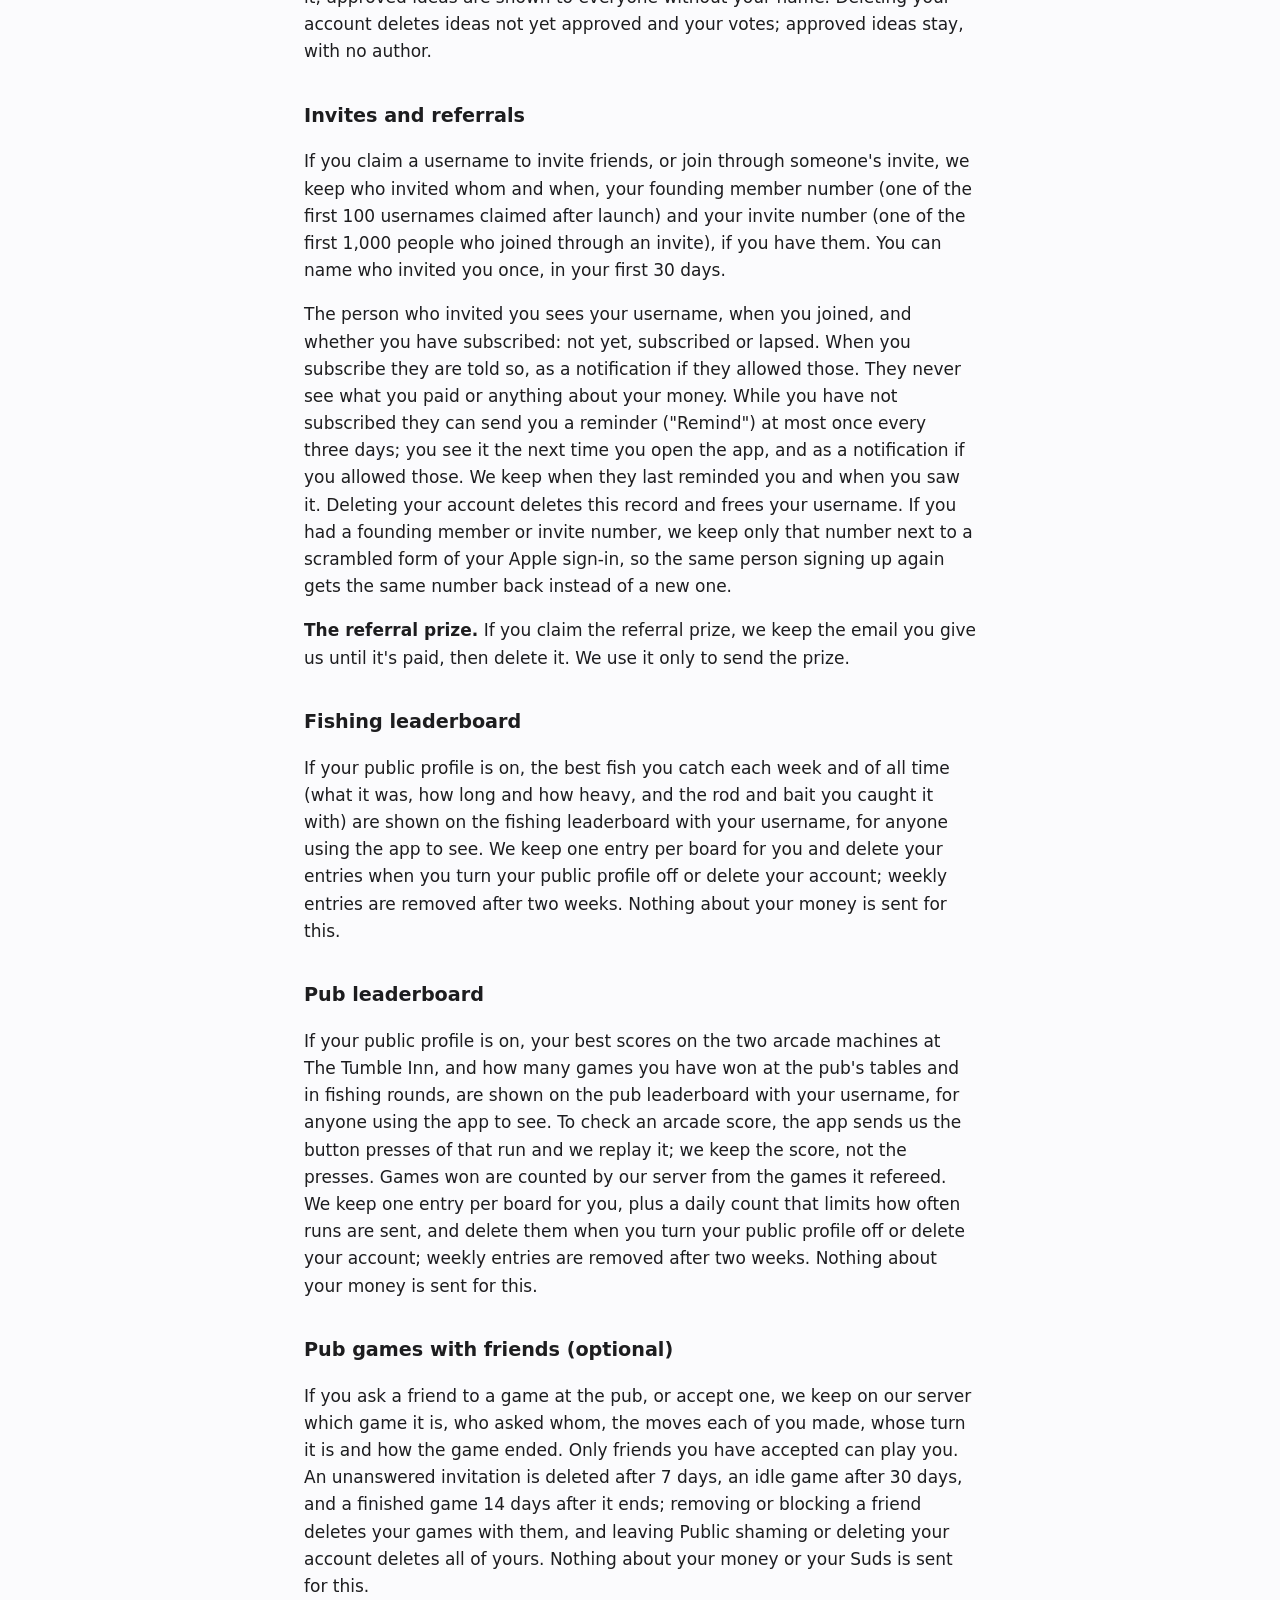
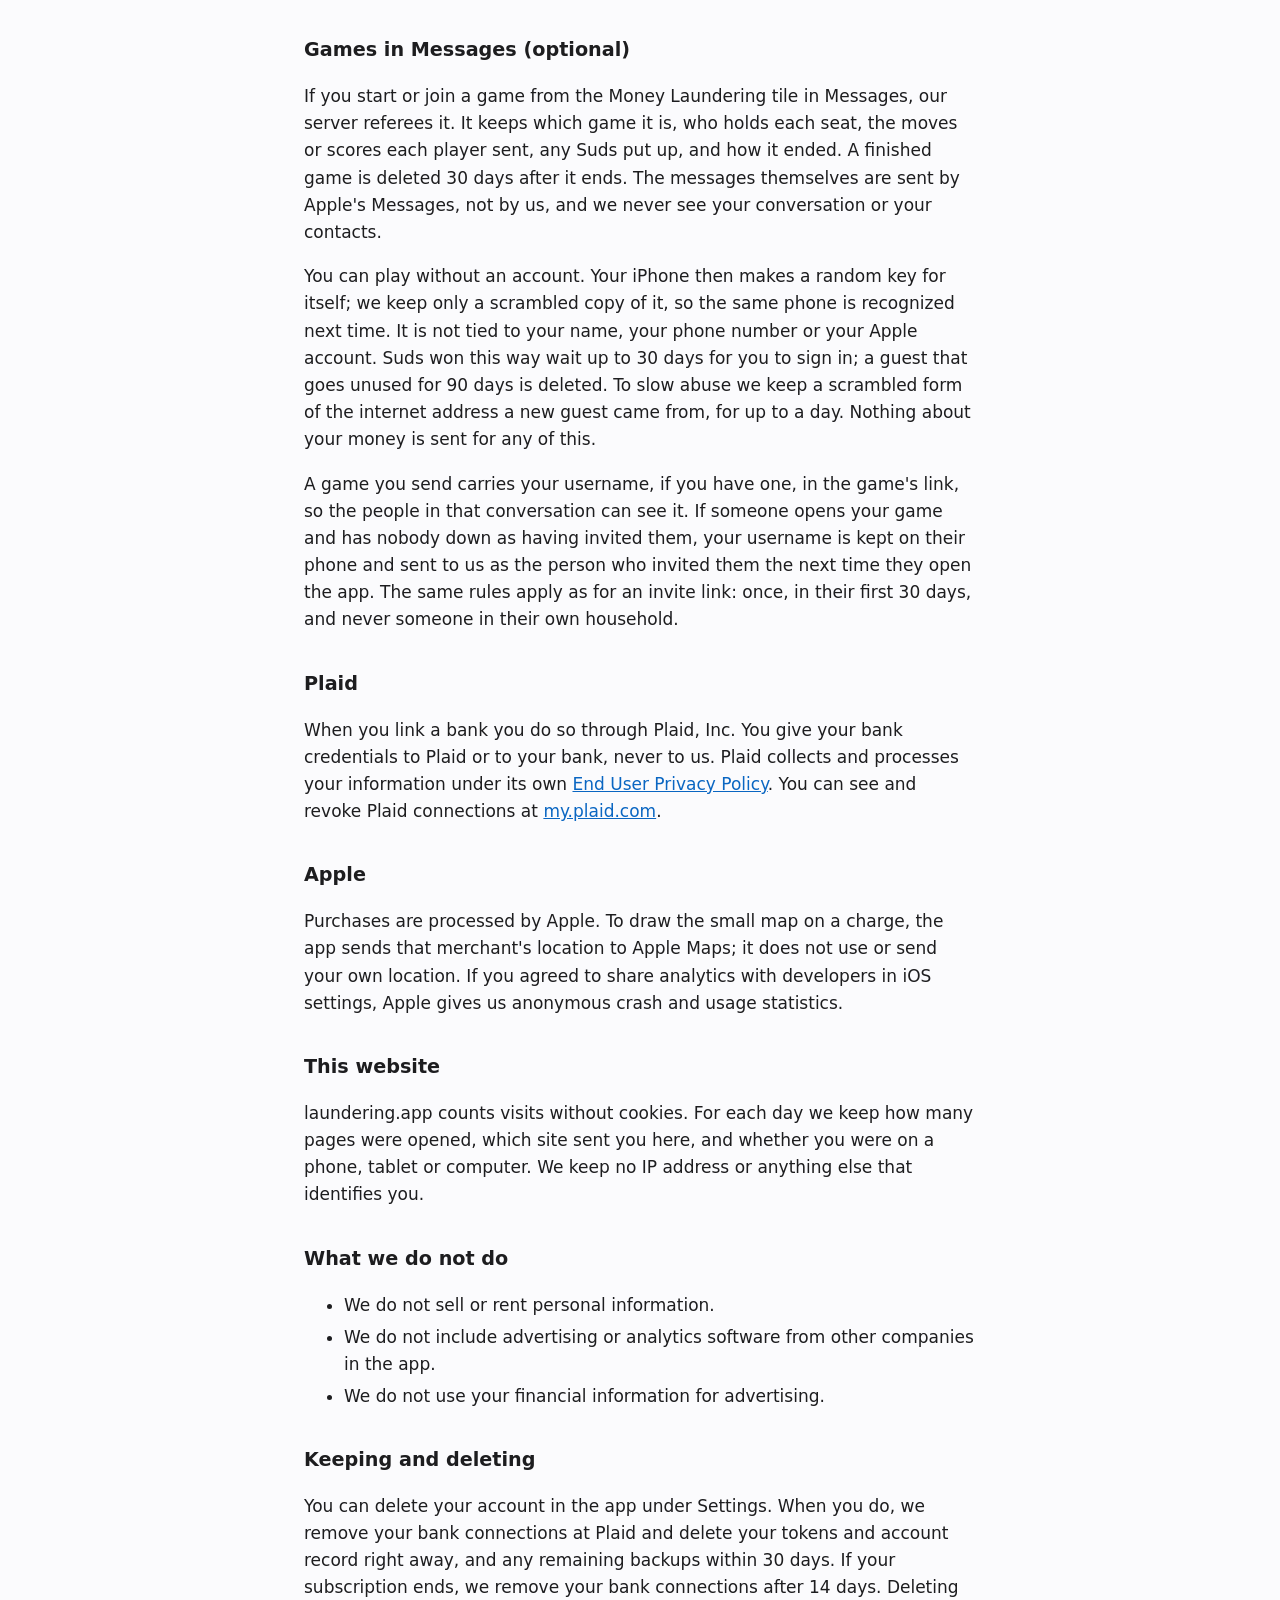
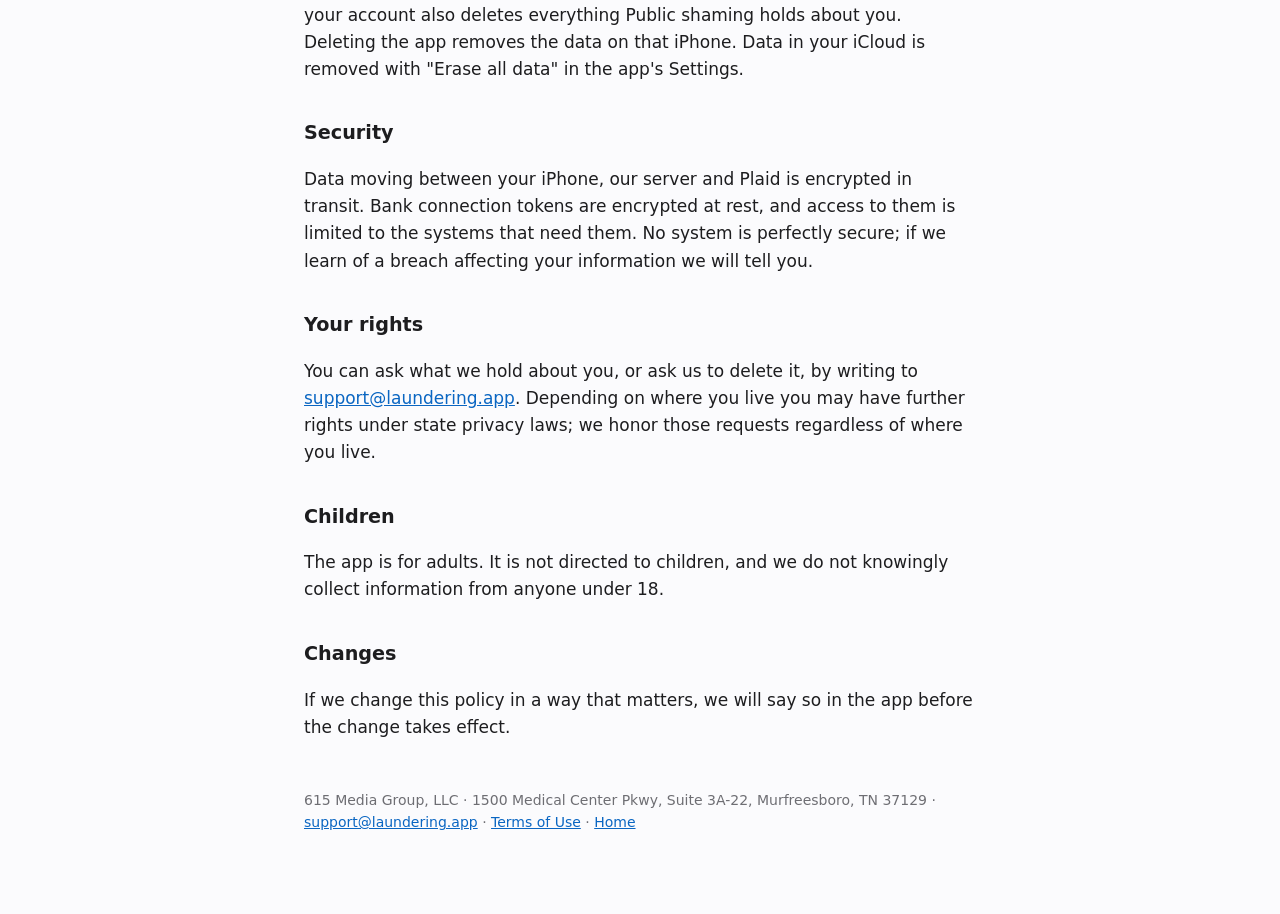
<file: privacy.html>
<!DOCTYPE html>
<html lang="en">
<head>
  <meta charset="utf-8">
  <meta name="viewport" content="width=device-width, initial-scale=1">
  <title>Privacy Policy · Money Laundering</title>
  <link rel="icon" href="/favicon.ico" sizes="any">
  <link rel="icon" type="image/png" sizes="32x32" href="/icon-32.png">
  <link rel="icon" type="image/png" sizes="192x192" href="/icon-192.png">
  <link rel="apple-touch-icon" href="/apple-touch-icon.png">
  <link rel="manifest" href="/site.webmanifest">
  <link rel="canonical" href="https://laundering.app/privacy">
  <meta name="description" content="What Money Laundering keeps, where, and for how long. Short version: very little, and never your bank password.">
  <meta property="og:type" content="website">
  <meta property="og:site_name" content="Money Laundering">
  <meta property="og:url" content="https://laundering.app/privacy">
  <meta property="og:title" content="Privacy Policy · Money Laundering">
  <meta property="og:description" content="What Money Laundering keeps, where, and for how long. Short version: very little, and never your bank password.">
  <meta property="og:image" content="https://laundering.app/card.png">
  <meta property="og:image:width" content="1200">
  <meta property="og:image:height" content="630">
  <meta name="twitter:card" content="summary_large_image">
  <meta name="twitter:image" content="https://laundering.app/card.png">
  <meta name="apple-itunes-app" content="app-id=6831441351">
  <style>
    :root { color-scheme: light dark; }
    body { font: 17px/1.6 -apple-system, system-ui, "Segoe UI", sans-serif; margin: 0; background: #fbfbfd; color: #1d1d1f; }
    main { max-width: 42rem; margin: 0 auto; padding: 3rem 1.25rem 5rem; }
    h1 { font-size: 2rem; line-height: 1.15; margin: 0 0 .25rem; }
    h2 { font-size: 1.2rem; margin: 2.2rem 0 .5rem; }
    .meta { color: #6e6e73; font-size: 14px; margin-bottom: 2rem; }
    .short { background: rgba(60,160,120,.10); border: 1px solid rgba(60,160,120,.35); border-radius: 14px; padding: 1rem 1.2rem; }
    li { margin: .3rem 0; }
    a { color: #0a66c2; }
    footer { margin-top: 3rem; font-size: 14px; color: #6e6e73; }
    @media (prefers-color-scheme: dark) { body { background: #0f1020; color: #f5f5f7; } .meta, footer { color: #9a9cb5; } a { color: #7fb7ff; } }
  </style>
</head>
<body>
<main>
  <h1>Privacy Policy</h1>
  <div class="meta">Money Laundering, a budgeting app by 615 Media Group, LLC · Effective November 9, 2026 · Updated November 28, 2026</div>

  <div class="short">
    <b>The short version</b>
    <ul>
      <li>Your transactions, balances and budgets live on your iPhone and in your own iCloud. We do not keep a copy.</li>
      <li>One exception, and only if you turn it on: with Public shaming, the charges you mark as dirty are sent to our server so the friends you added can see them.</li>
      <li>We never see your bank username or password. Bank linking is handled by Plaid.</li>
      <li>We do not sell your data, show ads, or track you across other apps and websites.</li>
      <li>If you subscribe so that we handle the bank connection, we hold the connection itself (a token) and nothing about what you spend.</li>
    </ul>
  </div>

  <p>Want the plain-language version? Read <a href="/private-by-design">Private by design</a>.</p>

  <h2>Who we are</h2>
  <p>Money Laundering is a personal budgeting app for iPhone made by 615 Media Group, LLC ("we", "us"). Despite the name, it is a budgeting tool: it does not move, hold or launder money. Questions go to <a href="mailto:support@laundering.app">support@laundering.app</a>.</p>

  <h2>Three ways to use the app</h2>
  <p><b>By hand (free).</b> You type in your own transactions. No bank is connected, and what you type stays on your iPhone and in your own iCloud. We receive nothing about you or your money. The app does send an anonymous install count, described under "The town's clock".</p>
  <p><b>With your own Plaid keys (free).</b> You create your own Plaid account and enter its keys in the app. The app then talks to Plaid directly from your iPhone. Your bank data never passes through us.</p>
  <p><b>Connected by us (subscription).</b> We provide the Plaid connection. Your iPhone asks our server for your bank data, our server asks Plaid, and the answer is passed straight back to your iPhone.</p>

  <h2>What stays on your iPhone and in your iCloud</h2>
  <ul>
    <li>Transactions, balances, account names and the institutions you linked.</li>
    <li>Your verdicts on charges, renamed merchants, recurring bills and income, savings goal and other settings.</li>
    <li>If you use your own Plaid keys: those keys, in the iPhone Keychain (never in iCloud).</li>
  </ul>
  <p>The app keeps a backup of your plan, your sorting, your goals, what you typed in by hand and your settings in your own iCloud (Apple's CloudKit), so they come back if you get a new iPhone. It is stored in your iCloud, under Apple's protections, and we cannot read it. You can turn the backup off in the app's Settings, and "Erase everything" deletes it. If you share a household with another person, the same data also syncs between your iCloud account and theirs. Face ID is handled by iOS; the app never receives your face or fingerprint data.</p>
  <p><b>Sharing your setup with a partner.</b> AirDrop sends it straight from your iPhone to theirs, and we receive nothing. If you make a link instead, your iPhone locks your setup with a key that only travels inside the link, and we hold the locked copy for at most 15 minutes, or until it is first opened, then delete it. We cannot read it. We never see the key, and we keep no record of what was in it.</p>

  <p><b>Health (optional, off until you turn it on).</b> If you turn on health marks on Lint Lane, Money Laundering reads your step count and workouts from Health on your iPhone, read only. They are used for one thing: a health mark for your town score on days with 5,000 steps or a workout of 15 minutes or more. Steps and workouts never leave your iPhone. They are not sent to us, to iCloud or to anyone else, and are not used for advertising. Turn health marks off in Settings → Fun and games, or remove access in the Health app.</p>

  <h2>The town's clock</h2>
  <p>The games on Lint Lane ask our server what time it is, so changing your iPhone's clock cannot speed them up. Apart from the anonymous install count below, the request carries nothing about you or your money. Like any internet request it shows your IP address, which stays only in the ordinary server log and is deleted after 30 days.</p>
  <p>Counting copies of the app. Once a day, the same request also carries a random number the app made up the first time it ran, and the app's version number, so we can count how many copies of Money Laundering are in use. The number is not tied to you, your Apple Account, your iPhone or your data, and we never connect it to an account, even if you have one. For each number we keep only the first and last day we saw it and the app's version, not your IP address. A number we have not seen for 400 days is deleted. Deleting the app deletes the number, and a new copy makes a new one.</p>

  <h2>What we receive when we provide the connection</h2>
  <p>This section applies if you subscribe to the service.</p>
  <ul>
    <li><b>An account identifier</b> from Sign in with Apple, and your email address only if you choose to share it.</li>
    <li><b>Subscription status</b> from Apple, so we know the subscription is active. We never see your payment card.</li>
    <li><b>Bank connection tokens</b> issued by Plaid, with the name of each institution, so we can fetch data on your behalf. They are stored encrypted.</li>
    <li><b>Household membership</b>, if you share with another person, so both phones reach the same connections.</li>
  </ul>
  <p>Your transactions and balances pass through our server on their way from Plaid to your iPhone. We do not store them, read them, or use them for anything else. Server logs record that a request happened, when, and whether it failed. They do not contain transaction details and are deleted after 30 days.</p>

  <h2>Public shaming (optional, off until you turn it on)</h2>
  <p>Public shaming is a feed on the Lint Trap tab's Friends page where you and friends you have added see each other's poor choices and comment on them. Nothing below is collected unless you turn it on, accept its rules and pick a username. It needs Sign in with Apple, whichever way you use the app.</p>
  <p>If you share a household and you've both joined Public shaming, we make you friends automatically; either of you can remove the other at any time.</p>
  <p>For each friend you choose two things: Shaming (they see the charges you mark dirty and can comment and react) and Town (they can visit your house on Lint Lane, see you online, and fish and play games with you; fishing and games need it from both of you). Both are on for a new friend. We keep your two choices for each friend on our server until either of you removes the other or leaves Public shaming.</p>
  <p>While it is on, we store on our server:</p>
  <ul>
    <li><b>Your username</b> and an account identifier from Sign in with Apple.</li>
    <li><b>Your friends</b>: who you invited or accepted, and anyone you blocked.</li>
    <li><b>The charges you mark as dirty after turning it on</b>: the shop's name, its category, the day, and the app's roast line. The amount is included only if you turn on "Show amounts to friends". You can take any single post back.</li>
    <li><b>Comments and reactions</b> you leave, and reports you file.</li>
  </ul>
  <p>We never receive your account names, balances, income, bank details or anything about charges you marked clean or did not sort. Posts are shown only to you and to friends you have accepted, and are deleted after 30 days. Comments are checked by an automatic filter for abuse, and a reported comment or post is reviewed by a person. Turning Public shaming off in the app deletes your posts, comments, friends and username from our server at once. We do not use any of this for advertising and do not share it with anyone else.</p>

  <h2>Group chats (part of Public shaming, optional)</h2>
  <p>You can start a chat with up to eleven of your friends, with a name picked from our list (nobody types a chat's name). We keep the chat's name, who is in it, the messages and when each member last read it. Messages are seen only by the people in the chat. A message can share one of your own dirty charges as it appears in your feed; if you take that charge back, it leaves every chat too. Messages are deleted after 30 days, when you delete them, when you leave the chat or are removed from it, and when you leave Public shaming or delete your account. Any message can be reported; reports are reviewed within 24 hours, as for comments. If you block someone, the two of you are never in the same chat.</p>

  <h2>Public profile (optional, off by default)</h2>
  <p>You choose who sees it: off, friends only, or anyone with the link. Friends only means just the friends you have accepted, in the app; anyone else, including someone opening your profile link in a browser, sees nothing, and your referral link still works for anyone.</p>
  <p>If you turn it on, we store a card that the people you chose can see: your username, your washer, your Clean Streak steps, months in the green, the share of charges you called clean, fish caught, plants grown, and how Mouse and Mouse's House look. The card also shows the picture you chose for the top (your washer, Mouse or a mounted fish), your money look, how round Mouse is, the month you started using the app, the fish you mounted (the kind, its length and weight), how many friends you brought in, and your founding member and invite numbers if you have them. It never includes an amount, your income, a balance, your age or any charge. Turning it off deletes the card from our server at once.</p>
  <p>When you open someone's profile or invite link on laundering.app, your browser asks our service for that person's public profile look (the washer, money and Mouse they chose); the request carries the username in the link and, like any web request, your IP address, which is kept only in our 30-day request logs.</p>

  <h2>Friends on Lint Lane (on once you have a friend; one switch turns it off)</h2>
  <p>Friends on Lint Lane uses your friends list from Public shaming. It turns on when you first have a friend there (you accepted an invite, or someone accepted yours): adding a friend is how you choose to play together. One switch turns all of it off again at any time (Lint Lane, Friends), and it then stays off until you turn it back on. Only friends you have accepted who have it on too can visit. While it is on we keep on our server: how Mouse's House looks inside and out (which home it is, which things are out and where, your wallpaper, your houseplants and how they are doing, how Mouse is dressed, your washer's style, your aquariums with the kinds of fish and the ornaments in them, and whether your mailbox has something in it); the fish you have given to The Grand Soak (the kind, its length and weight, and the day); which plant is in each bed of your garden, how far grown it is and how many different plants you have grown; the longest fish you have caught of each kind; and what friends leave at your house and you leave at theirs: a guestbook line or stamp picked from a fixed list (nobody can type a message), a reply picked from a fixed list, which plant was watered, and a gift picked from the gift shop's fixed list, each with who left it and when. The look of the house follows your progress in the app, so a friend can tell roughly how far along you are; it holds no amounts. For this feature we never receive a transaction, an amount, a balance, your income, your daily number or your Suds.</p>
  <p>A visitor to your house sees their own guestbook lines and those of people who are their friends too. Guestbook lines and gifts are deleted after 30 days (a gift sooner, when you put it away) and waterings after 9 days. Switching it off, leaving Public shaming or deleting your account deletes all of it at once, including what you left at friends' houses; removing or blocking a friend deletes what each of you left at the other's; and if the app on your phone has not been in touch for 60 days we close your house and delete it (it opens again when you next use the app, unless you have switched it off). You can report a guestbook line; we look at reports within 24 hours.</p>

  <h2>Fishing together</h2>
  <p>This is part of Friends on Lint Lane and follows the same switch. While it is on and you are on the pond or the pier in the app, friends you have accepted who have it on too can see that you are fishing, at which of the two spots, how many casts you have made since you arrived, and the last thing you caught (what it was and how long). Your phone sends this about every ten seconds while you are there. We keep one small record of it per person. Friends stop seeing it thirty seconds after your phone last checked in; we delete it when you leave the pond or the pier, and within a day if your phone could not tell us. It is also deleted when you switch Friends on Lint Lane off, leave Public shaming or delete your account. Nothing about your money, your Suds or your location is sent for this, and nothing you type unless you use chat on the dock (below).</p>
  <p>Chat on the dock. While a friend is fishing at the same spot as you, you can say one of our premade lines or type a short line of your own (up to 60 characters), and react to what a friend said. It is sent to us and shown above your Mouse, for a few seconds, only to friends you have accepted who are fishing at that same spot right now. We keep at most your last three lines and five reactions, each for one minute, and delete them sooner when you leave the pond or the pier, switch Friends on Lint Lane off, leave Public shaming or delete your account. Typed lines go through the same filter as comments. If a friend reports a typed line, we keep its words with the report and look at it within 24 hours; blocking someone stops you seeing each other's lines at once.</p>

  <h2>Cooking together at The Front (optional)</h2>
  <p>When you cook with a friend, our server passes the game between your phone and theirs while you play (where your cats walk, what they pick up, the orders and the score) and never stores any of it. While the invitation or the game is open it keeps a note of who invited whom, deleted when the game ends; our logs keep for 30 days that a game took place and how long it ran, never who played or what happened in it. Nothing about your money is sent.</p>

  <h2>Online status</h2>
  <p>This is part of Friends on Lint Lane and follows the same switch. While it is on and the app is open on your screen, your phone tells our service, about once a minute, that you are online and which of a few fixed places you are at in the app (for example "On Lint Lane", "Fishing at the pond", "At the Tumble Inn", or just "Online"). Friends you have accepted who have Friends on Lint Lane on too can see this. We keep one small record of it per person: the place and when we last heard from your phone. Friends stop seeing you two minutes after that; we delete the record when the app goes to the background, and any record left behind within minutes. Turning Friends on Lint Lane off, leaving Public shaming or deleting your account deletes it at once. Nothing about your money, your location or anything you type is sent for this.</p>

  <h2>Notifications (optional)</h2>
  <p>Most notifications are worked out on your iPhone and never leave it: bills, your balance, the garden, the weekly challenge, Mouse.</p>
  <p>Notifications about friends (a comment, a friend asking to watch, a visit or gift, a game move, an invitation to cook together at The Front, a chat message) have to come from our service. If you turn any of them on, your iPhone sends our service its notification address from Apple (a "device token"), which kinds you chose, whether quiet hours are on, and your time zone's offset. We use them only to send those notifications through Apple's Push Notification service.</p>
  <p>A notification says who did what in fixed words, like "@name commented on your post." It never contains an amount or anything anyone typed. Apple delivers it; Apple sees the words and your device token.</p>
  <p>We delete your device token when you turn these notifications off, when you choose "Erase everything", when you delete your account, when Apple tells us the address no longer works, or after 60 days without hearing from your iPhone. You can change which notifications you get in the app (Settings → Notifications) or turn them all off in iOS Settings.</p>

  <h2>Feature requests (optional)</h2>
  <p>If you suggest an idea, we keep its title and description, that your account sent it, and your votes. It is seen only by you and our team until we approve it; approved ideas are shown to everyone without your name. Deleting your account deletes ideas not yet approved and your votes; approved ideas stay, with no author.</p>

  <h2>Invites and referrals</h2>
  <p>If you claim a username to invite friends, or join through someone's invite, we keep who invited whom and when, your founding member number (one of the first 100 usernames claimed after launch) and your invite number (one of the first 1,000 people who joined through an invite), if you have them. You can name who invited you once, in your first 30 days.</p>
  <p>The person who invited you sees your username, when you joined, and whether you have subscribed: not yet, subscribed or lapsed. When you subscribe they are told so, as a notification if they allowed those. They never see what you paid or anything about your money. While you have not subscribed they can send you a reminder ("Remind") at most once every three days; you see it the next time you open the app, and as a notification if you allowed those. We keep when they last reminded you and when you saw it. Deleting your account deletes this record and frees your username. If you had a founding member or invite number, we keep only that number next to a scrambled form of your Apple sign-in, so the same person signing up again gets the same number back instead of a new one.</p>

  <p><b>The referral prize.</b> If you claim the referral prize, we keep the email you give us until it's paid, then delete it. We use it only to send the prize.</p>

  <h2>Fishing leaderboard</h2>
  <p>If your public profile is on, the best fish you catch each week and of all time (what it was, how long and how heavy, and the rod and bait you caught it with) are shown on the fishing leaderboard with your username, for anyone using the app to see. We keep one entry per board for you and delete your entries when you turn your public profile off or delete your account; weekly entries are removed after two weeks. Nothing about your money is sent for this.</p>

  <h2>Pub leaderboard</h2>
  <p>If your public profile is on, your best scores on the two arcade machines at The Tumble Inn, and how many games you have won at the pub's tables and in fishing rounds, are shown on the pub leaderboard with your username, for anyone using the app to see. To check an arcade score, the app sends us the button presses of that run and we replay it; we keep the score, not the presses. Games won are counted by our server from the games it refereed. We keep one entry per board for you, plus a daily count that limits how often runs are sent, and delete them when you turn your public profile off or delete your account; weekly entries are removed after two weeks. Nothing about your money is sent for this.</p>

  <h2>Pub games with friends (optional)</h2>
  <p>If you ask a friend to a game at the pub, or accept one, we keep on our server which game it is, who asked whom, the moves each of you made, whose turn it is and how the game ended. Only friends you have accepted can play you. An unanswered invitation is deleted after 7 days, an idle game after 30 days, and a finished game 14 days after it ends; removing or blocking a friend deletes your games with them, and leaving Public shaming or deleting your account deletes all of yours. Nothing about your money or your Suds is sent for this.</p>

  <h2>Games in Messages (optional)</h2>
  <p>If you start or join a game from the Money Laundering tile in Messages, our server referees it. It keeps which game it is, who holds each seat, the moves or scores each player sent, any Suds put up, and how it ended. A finished game is deleted 30 days after it ends. The messages themselves are sent by Apple's Messages, not by us, and we never see your conversation or your contacts.</p>
  <p>You can play without an account. Your iPhone then makes a random key for itself; we keep only a scrambled copy of it, so the same phone is recognized next time. It is not tied to your name, your phone number or your Apple account. Suds won this way wait up to 30 days for you to sign in; a guest that goes unused for 90 days is deleted. To slow abuse we keep a scrambled form of the internet address a new guest came from, for up to a day. Nothing about your money is sent for any of this.</p>
  <p>A game you send carries your username, if you have one, in the game's link, so the people in that conversation can see it. If someone opens your game and has nobody down as having invited them, your username is kept on their phone and sent to us as the person who invited them the next time they open the app. The same rules apply as for an invite link: once, in their first 30 days, and never someone in their own household.</p>

  <h2>Plaid</h2>
  <p>When you link a bank you do so through Plaid, Inc. You give your bank credentials to Plaid or to your bank, never to us. Plaid collects and processes your information under its own <a href="https://plaid.com/legal/#end-user-privacy-policy">End User Privacy Policy</a>. You can see and revoke Plaid connections at <a href="https://my.plaid.com">my.plaid.com</a>.</p>

  <h2>Apple</h2>
  <p>Purchases are processed by Apple. To draw the small map on a charge, the app sends that merchant's location to Apple Maps; it does not use or send your own location. If you agreed to share analytics with developers in iOS settings, Apple gives us anonymous crash and usage statistics.</p>

  <h2>This website</h2>
  <p>laundering.app counts visits without cookies. For each day we keep how many pages were opened, which site sent you here, and whether you were on a phone, tablet or computer. We keep no IP address or anything else that identifies you.</p>

  <h2>What we do not do</h2>
  <ul>
    <li>We do not sell or rent personal information.</li>
    <li>We do not include advertising or analytics software from other companies in the app.</li>
    <li>We do not use your financial information for advertising.</li>
  </ul>

  <h2>Keeping and deleting</h2>
  <p>You can delete your account in the app under Settings. When you do, we remove your bank connections at Plaid and delete your tokens and account record right away, and any remaining backups within 30 days. If your subscription ends, we remove your bank connections after 14 days. Deleting your account also deletes everything Public shaming holds about you. Deleting the app removes the data on that iPhone. Data in your iCloud is removed with "Erase all data" in the app's Settings.</p>

  <h2>Security</h2>
  <p>Data moving between your iPhone, our server and Plaid is encrypted in transit. Bank connection tokens are encrypted at rest, and access to them is limited to the systems that need them. No system is perfectly secure; if we learn of a breach affecting your information we will tell you.</p>

  <h2>Your rights</h2>
  <p>You can ask what we hold about you, or ask us to delete it, by writing to <a href="mailto:support@laundering.app">support@laundering.app</a>. Depending on where you live you may have further rights under state privacy laws; we honor those requests regardless of where you live.</p>

  <h2>Children</h2>
  <p>The app is for adults. It is not directed to children, and we do not knowingly collect information from anyone under 18.</p>

  <h2>Changes</h2>
  <p>If we change this policy in a way that matters, we will say so in the app before the change takes effect.</p>

  <footer>615 Media Group, LLC · 1500 Medical Center Pkwy, Suite 3A-22, Murfreesboro, TN 37129 · <a href="mailto:support@laundering.app">support@laundering.app</a> &middot; <a href="/terms">Terms of Use</a> &middot; <a href="/">Home</a></footer>
</main>
<script src="hit.js" defer></script>
</body>
</html>
</file>
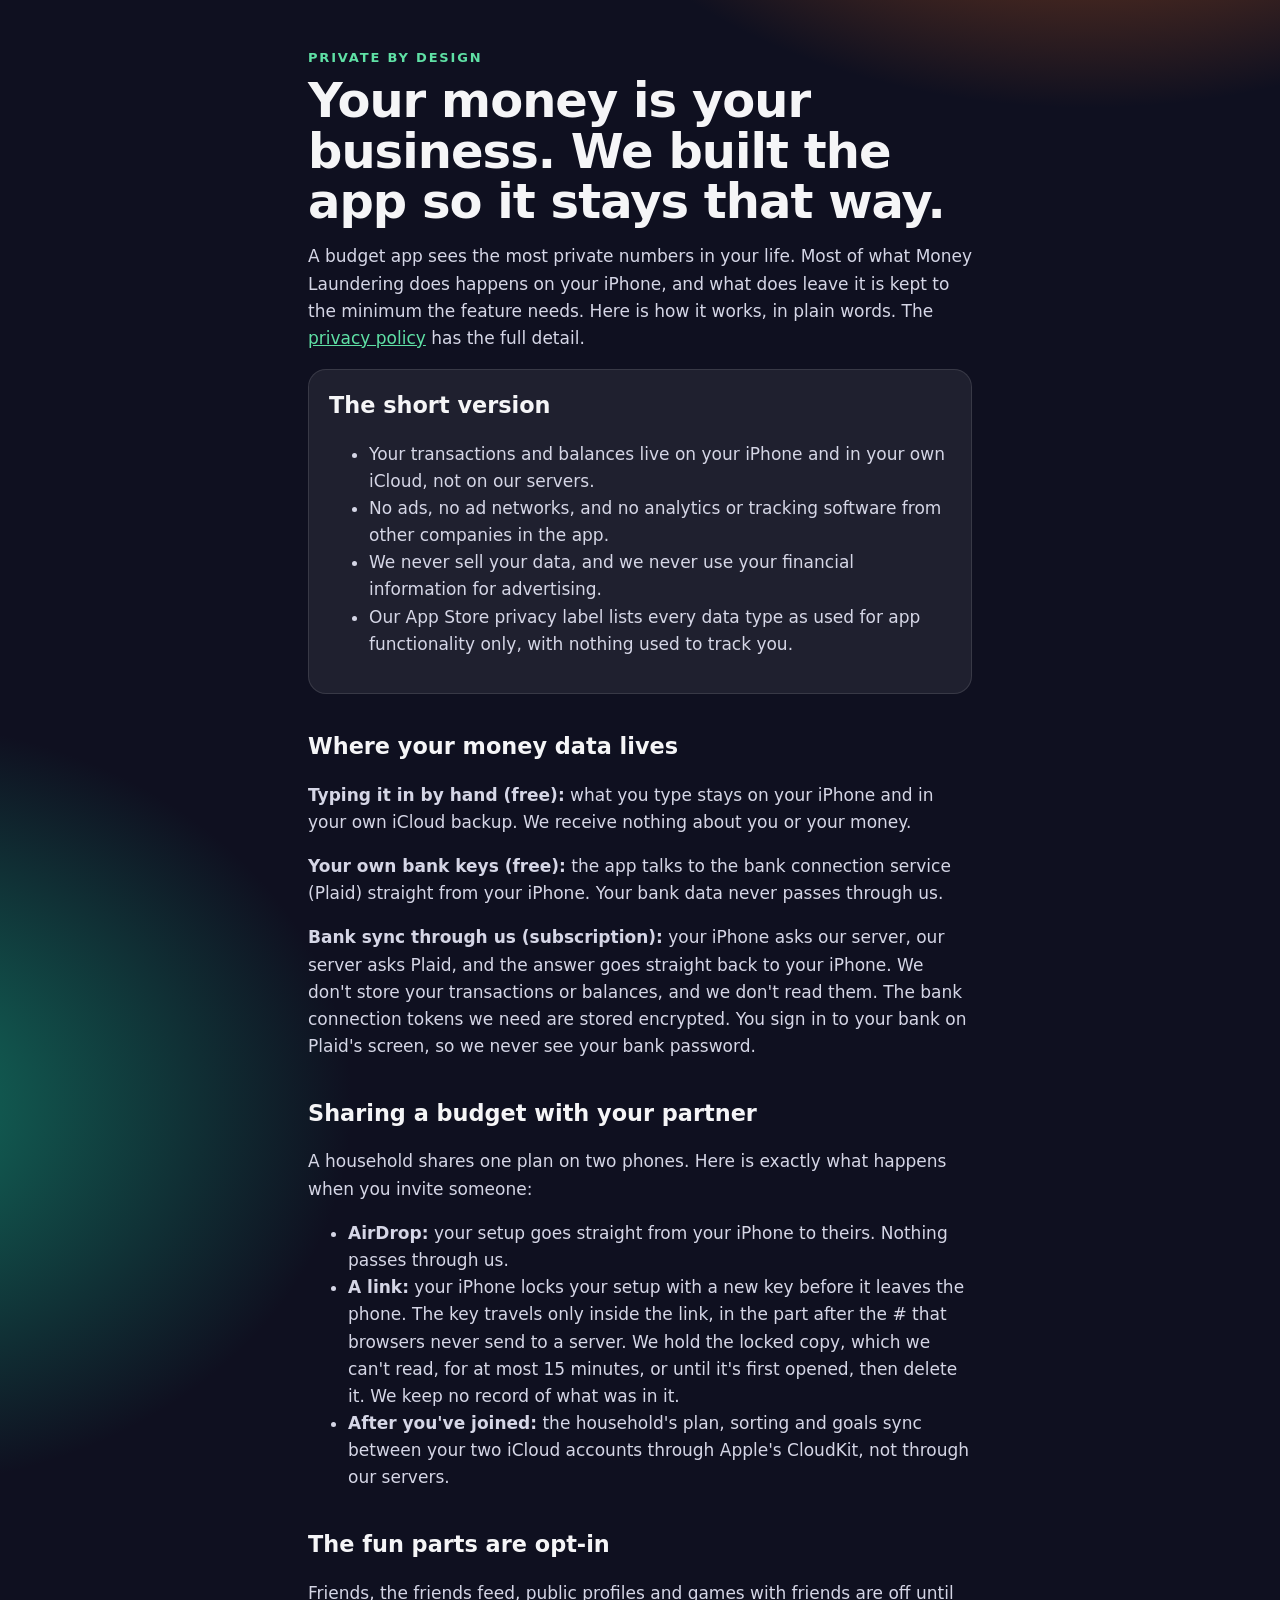
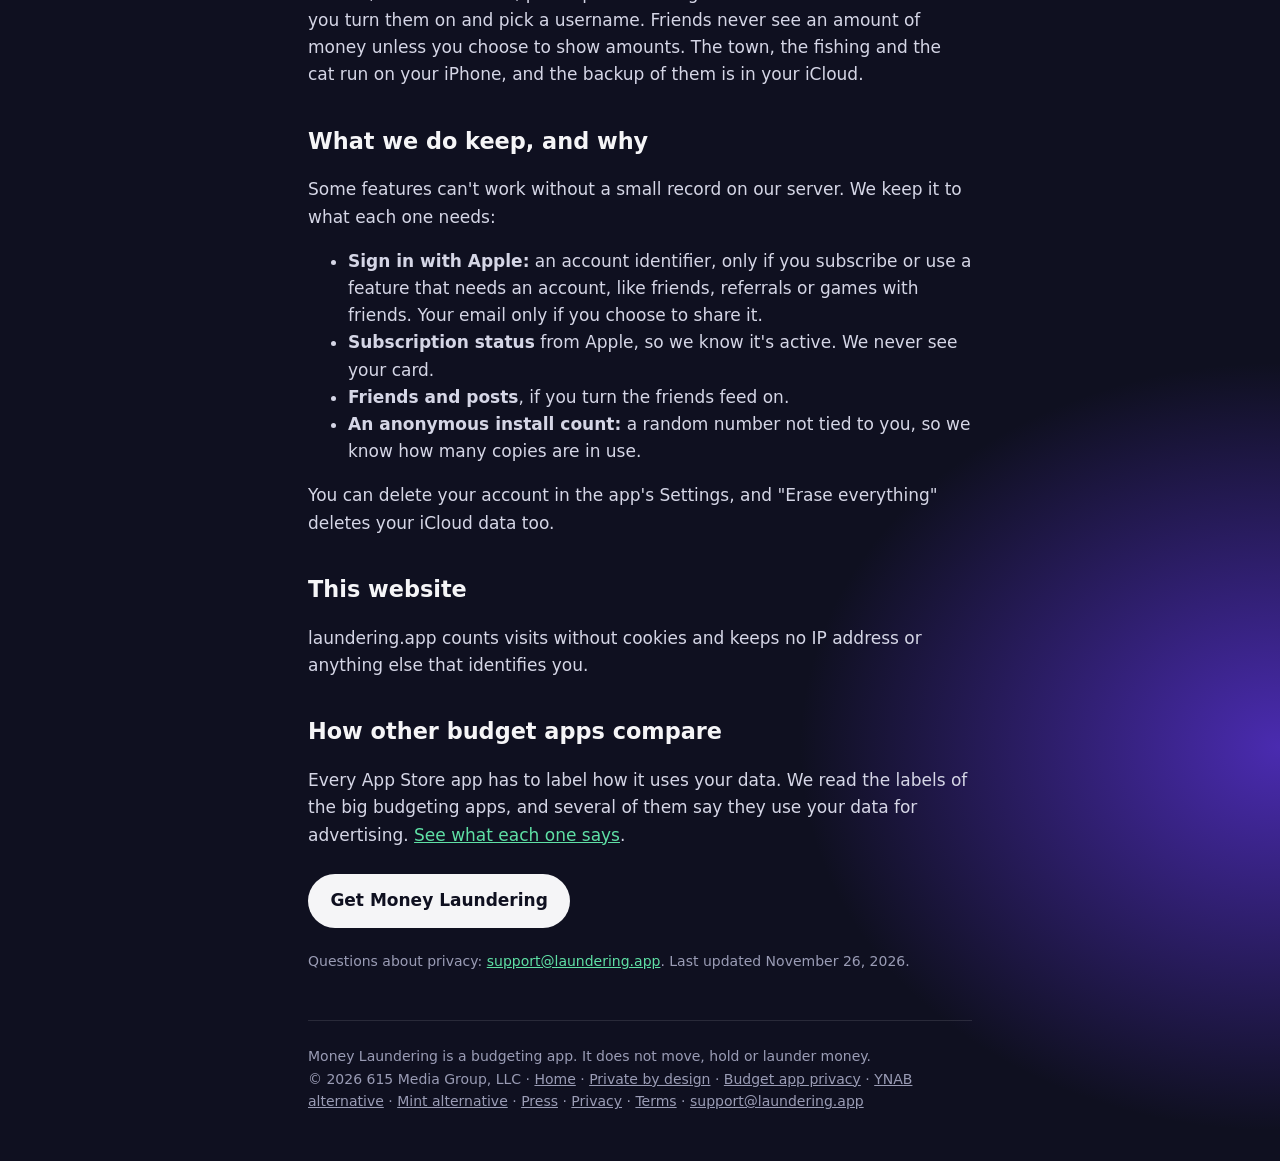
<file: private-by-design.html>
<!DOCTYPE html>
<html lang="en">
<head>
  <meta charset="utf-8">
  <meta name="viewport" content="width=device-width, initial-scale=1, viewport-fit=cover">
  <title>Private by design: how Money Laundering handles your money data · Money Laundering</title>
  <link rel="icon" href="/favicon.ico" sizes="any">
  <link rel="icon" type="image/png" sizes="32x32" href="/icon-32.png">
  <link rel="icon" type="image/png" sizes="192x192" href="/icon-192.png">
  <link rel="apple-touch-icon" href="/apple-touch-icon.png">
  <link rel="manifest" href="/site.webmanifest">
  <link rel="canonical" href="https://laundering.app/private-by-design">
  <meta name="description" content="How Money Laundering keeps your money private: your transactions stay on your iPhone and in your own iCloud, no ads or tracking, nothing sold, and household sharing by AirDrop or a sealed link we delete within 15 minutes.">
  <meta name="theme-color" content="#0f1020">
  <meta name="apple-itunes-app" content="app-id=6831441351">
  <meta property="og:type" content="article">
  <meta property="og:site_name" content="Money Laundering">
  <meta property="og:url" content="https://laundering.app/private-by-design">
  <meta property="og:title" content="Private by design: how Money Laundering handles your money data · Money Laundering">
  <meta property="og:description" content="How Money Laundering keeps your money private: your transactions stay on your iPhone and in your own iCloud, no ads or tracking, nothing sold, and household sharing by AirDrop or a sealed link we delete within 15 minutes.">
  <meta property="og:image" content="https://laundering.app/card.png">
  <meta property="og:image:width" content="1200">
  <meta property="og:image:height" content="630">
  <meta name="twitter:card" content="summary_large_image">
  <meta name="twitter:image" content="https://laundering.app/card.png">
  <script type="application/ld+json">
{
  "@context": "https://schema.org",
  "@type": "Article",
  "headline": "Private by design: how Money Laundering handles your money data",
  "description": "How Money Laundering keeps your money private: your transactions stay on your iPhone and in your own iCloud, no ads or tracking, nothing sold, and household sharing by AirDrop or a sealed link we delete within 15 minutes.",
  "datePublished": "2026-11-26",
  "dateModified": "2026-11-26",
  "mainEntityOfPage": "https://laundering.app/private-by-design",
  "author": {
    "@type": "Organization",
    "name": "615 Media Group, LLC"
  },
  "publisher": {
    "@type": "Organization",
    "name": "615 Media Group, LLC"
  },
  "image": "https://laundering.app/card.png"
}
  </script>
  <style>
    :root { color-scheme: dark; --ink: #f5f5f7; --soft: #d5d6e6; --dim: #9a9cb5; --mint: #5fe0a5; --card: rgba(255,255,255,.07); --line: rgba(255,255,255,.11); }
    * { box-sizing: border-box; }
    html { background: radial-gradient(60rem 40rem at 85% -10%, #b4551f 0%, transparent 60%), radial-gradient(50rem 40rem at -10% 40%, #12705f 0%, transparent 60%), radial-gradient(50rem 40rem at 100% 85%, #4a2bb0 0%, transparent 60%), #0f1020; }
    body { margin: 0; font: 17px/1.6 -apple-system, system-ui, "Segoe UI", sans-serif; color: var(--ink); }
    main { width: min(44rem, 100%); margin: 0 auto; padding: 3rem max(1.25rem, env(safe-area-inset-right)) 3rem max(1.25rem, env(safe-area-inset-left)); }
    a { color: var(--mint); }
    .eyebrow { font-size: 13px; letter-spacing: .14em; text-transform: uppercase; color: var(--mint); font-weight: 700; }
    h1 { font-size: clamp(2.1rem, 6vw, 3rem); line-height: 1.05; letter-spacing: -.02em; margin: .4rem 0 1rem; }
    h2 { font-size: 1.4rem; margin: 2.2rem 0 .5rem; }
    p, li { color: var(--soft); }
    .card { padding: 1.1rem 1.25rem; border-radius: 18px; background: var(--card); border: 1px solid var(--line); margin: 1rem 0; }
    table { width: 100%; border-collapse: collapse; font-size: 15px; }
    th, td { text-align: left; padding: .6rem .5rem; border-bottom: 1px solid var(--line); vertical-align: top; }
    th { color: var(--dim); font-weight: 600; font-size: 13px; }
    .button { display: inline-block; padding: .85rem 1.4rem; border-radius: 999px; background: var(--ink); color: #0f1020; font-weight: 700; text-decoration: none; margin: .5rem 0; }
    .fine { font-size: 14px; color: var(--dim); }
    .imgs { display: grid; grid-template-columns: repeat(auto-fill, minmax(140px, 1fr)); gap: .8rem; }
    .imgs a { display: block; } .imgs img { width: 100%; height: auto; border-radius: 16px; }
    details { margin: .6rem 0; } summary { cursor: pointer; font-weight: 600; color: var(--ink); }
    .yes { color: #ff8a80; font-weight: 600; } .no { color: var(--mint); font-weight: 600; }
    .wrap { overflow-x: auto; }
    footer { margin-top: 3rem; font-size: 14px; color: var(--dim); border-top: 1px solid var(--line); padding-top: 1.5rem; }
    footer a { color: inherit; }
  </style>
</head>
<body>
  <main>
    <div class="eyebrow">Private by design</div>
    <h1>Your money is your business. We built the app so it stays that way.</h1>
    <p>A budget app sees the most private numbers in your life. Most of what Money Laundering does happens on your iPhone, and what does leave it is kept to the minimum the feature needs. Here is how it works, in plain words. The <a href="/privacy">privacy policy</a> has the full detail.</p>

    <div class="card">
      <h2 style="margin-top:0">The short version</h2>
      <ul>
        <li>Your transactions and balances live on your iPhone and in your own iCloud, not on our servers.</li>
        <li>No ads, no ad networks, and no analytics or tracking software from other companies in the app.</li>
        <li>We never sell your data, and we never use your financial information for advertising.</li>
        <li>Our App Store privacy label lists every data type as used for app functionality only, with nothing used to track you.</li>
      </ul>
    </div>

    <h2>Where your money data lives</h2>
    <p><b>Typing it in by hand (free):</b> what you type stays on your iPhone and in your own iCloud backup. We receive nothing about you or your money.</p>
    <p><b>Your own bank keys (free):</b> the app talks to the bank connection service (Plaid) straight from your iPhone. Your bank data never passes through us.</p>
    <p><b>Bank sync through us (subscription):</b> your iPhone asks our server, our server asks Plaid, and the answer goes straight back to your iPhone. We don't store your transactions or balances, and we don't read them. The bank connection tokens we need are stored encrypted. You sign in to your bank on Plaid's screen, so we never see your bank password.</p>

    <h2>Sharing a budget with your partner</h2>
    <p>A household shares one plan on two phones. Here is exactly what happens when you invite someone:</p>
    <ul>
      <li><b>AirDrop:</b> your setup goes straight from your iPhone to theirs. Nothing passes through us.</li>
      <li><b>A link:</b> your iPhone locks your setup with a new key before it leaves the phone. The key travels only inside the link, in the part after the # that browsers never send to a server. We hold the locked copy, which we can't read, for at most 15 minutes, or until it's first opened, then delete it. We keep no record of what was in it.</li>
      <li><b>After you've joined:</b> the household's plan, sorting and goals sync between your two iCloud accounts through Apple's CloudKit, not through our servers.</li>
    </ul>

    <h2>The fun parts are opt-in</h2>
    <p>Friends, the friends feed, public profiles and games with friends are off until you turn them on and pick a username. Friends never see an amount of money unless you choose to show amounts. The town, the fishing and the cat run on your iPhone, and the backup of them is in your iCloud.</p>

    <h2>What we do keep, and why</h2>
    <p>Some features can't work without a small record on our server. We keep it to what each one needs:</p>
    <ul>
      <li><b>Sign in with Apple:</b> an account identifier, only if you subscribe or use a feature that needs an account, like friends, referrals or games with friends. Your email only if you choose to share it.</li>
      <li><b>Subscription status</b> from Apple, so we know it's active. We never see your card.</li>
      <li><b>Friends and posts</b>, if you turn the friends feed on.</li>
      <li><b>An anonymous install count:</b> a random number not tied to you, so we know how many copies are in use.</li>
    </ul>
    <p>You can delete your account in the app's Settings, and "Erase everything" deletes your iCloud data too.</p>

    <h2>This website</h2>
    <p>laundering.app counts visits without cookies and keeps no IP address or anything else that identifies you.</p>

    <h2>How other budget apps compare</h2>
    <p>Every App Store app has to label how it uses your data. We read the labels of the big budgeting apps, and several of them say they use your data for advertising. <a href="/budget-app-privacy">See what each one says</a>.</p>

    <a class="button" href="https://apps.apple.com/app/id6831441351">Get Money Laundering</a>
    <p class="fine">Questions about privacy: <a href="mailto:support@laundering.app">support@laundering.app</a>. Last updated November 26, 2026.</p>
  <footer>Money Laundering is a budgeting app. It does not move, hold or launder money.<br>&copy; 2026 615 Media Group, LLC &middot; <a href="/">Home</a> &middot; <a href="/private-by-design">Private by design</a> &middot; <a href="/budget-app-privacy">Budget app privacy</a> &middot; <a href="/ynab-alternative">YNAB alternative</a> &middot; <a href="/mint-alternative">Mint alternative</a> &middot; <a href="/press">Press</a> &middot; <a href="/privacy">Privacy</a> &middot; <a href="/terms">Terms</a> &middot; <a href="mailto:support@laundering.app">support@laundering.app</a></footer>
  </main>
<script src="hit.js" defer></script>
</body>
</html>
</file>
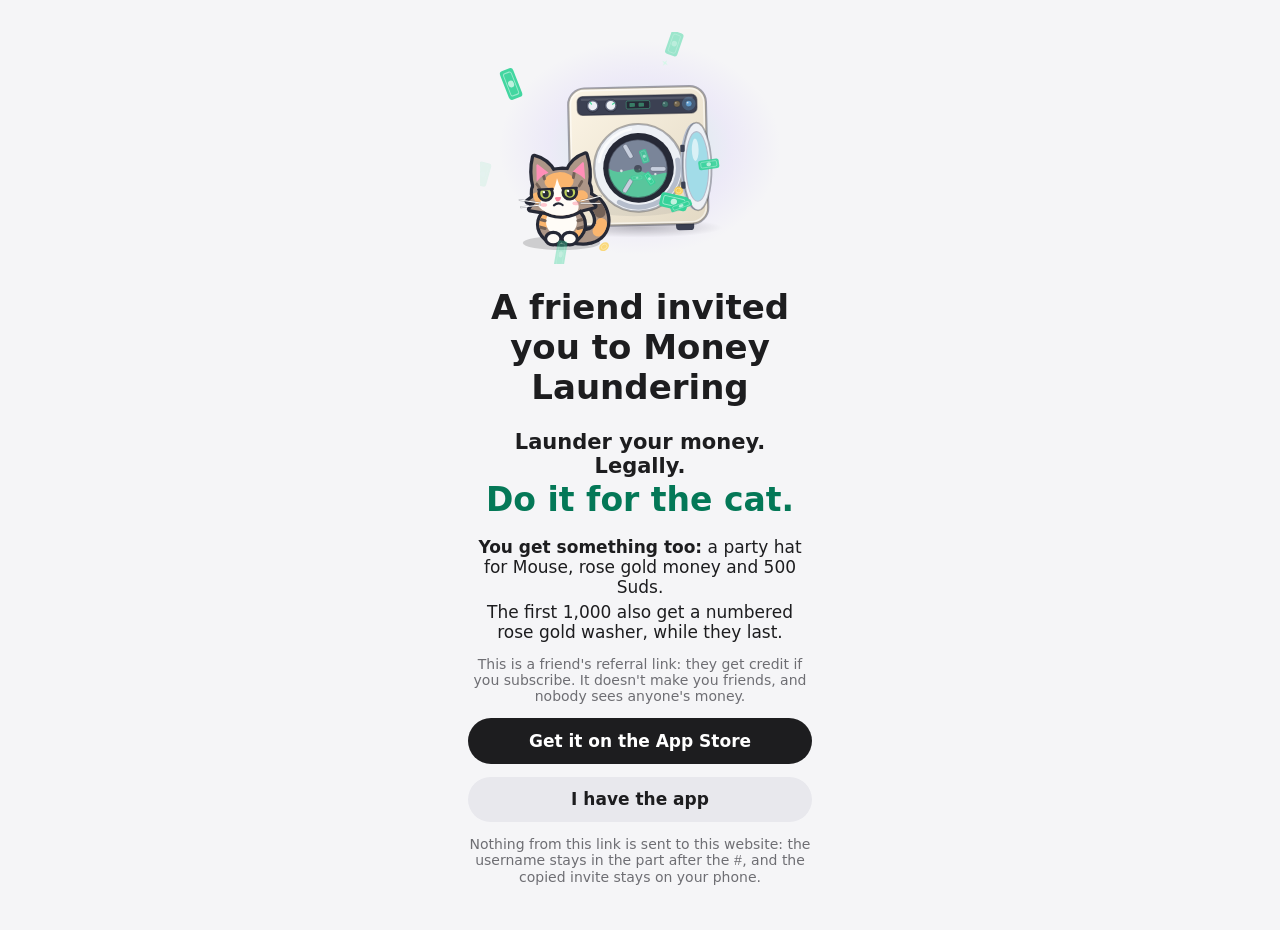
<file: r.html>
<!DOCTYPE html>
<html lang="en">
<head>
  <meta charset="utf-8">
  <meta name="viewport" content="width=device-width, initial-scale=1">
  <meta name="robots" content="noindex">
  <meta name="color-scheme" content="light dark">
  <title>You're invited to Money Laundering</title>
  <link rel="icon" href="/favicon.ico" sizes="any">
  <link rel="icon" type="image/png" sizes="32x32" href="/icon-32.png">
  <link rel="icon" type="image/png" sizes="192x192" href="/icon-192.png">
  <link rel="apple-touch-icon" href="/apple-touch-icon.png">
  <link rel="manifest" href="/site.webmanifest">
  <meta property="og:type" content="website">
  <meta property="og:site_name" content="Money Laundering">
  <meta property="og:title" content="You're invited to Money Laundering">
  <meta property="og:description" content="Launder your money. Legally. Do it for the cat.">
  <meta property="og:image" content="https://laundering.app/card.png">
  <meta property="og:image:width" content="1200">
  <meta property="og:image:height" content="630">
  <meta property="og:image:alt" content="A washing machine with banknotes flying in, and a cat sitting beside it">
  <meta name="twitter:card" content="summary_large_image">
  <style>
    body { font: 17px -apple-system, system-ui, sans-serif; margin: 0; display: grid; place-items: center; min-height: 100vh; background: #f5f5f7; color: #1d1d1f; }
    main { box-sizing: border-box; width: 100%; max-width: 24rem; padding: 2rem 1.25rem; text-align: center; }
    a.button { display: block; margin-top: 0.8rem; padding: 0.8rem 1.4rem; border-radius: 999px; background: #1d1d1f; color: #fff; text-decoration: none; font-weight: 600; }
    a.button.second { background: #e8e8ed; color: #1d1d1f; }
    .name { font-weight: 800; }
    ol { text-align: left; padding-left: 1.3rem; }
    p.small { font-size: 14px; color: #6e6e73; }
    p.gift { margin: 0.35rem 0; }
    p.punch { margin: 0.5rem 0 1.1rem; line-height: 1.15; }
    p.punch .lead { display: block; font-size: 21px; font-weight: 700; }
    p.punch .cat { --ink: #047857; --hot: #34d399; position: relative; display: inline-block; margin-top: 0.2rem; white-space: nowrap; font: 800 clamp(25px, 8.4vw, 33px)/1.15 ui-rounded, "SF Pro Rounded", -apple-system, system-ui, sans-serif; color: var(--ink); }
    p.punch .cat canvas { position: absolute; left: -6px; top: -6px; pointer-events: none; }
    @media (prefers-reduced-motion: no-preference) {
      p.punch .cat { animation: cat-in 0.9s 0.5s linear both; }
      @supports ((-webkit-background-clip: text) or (background-clip: text)) {
        p.punch .cat { background: linear-gradient(100deg, var(--ink) 40%, var(--hot) 50%, var(--ink) 60%) 100% 0 / 300% 100% no-repeat; -webkit-background-clip: text; background-clip: text; -webkit-text-fill-color: transparent; animation: cat-in 0.9s 0.5s linear both, cat-shine 6s 0.05s linear infinite; }
      }
      p.punch .cat.hdr { animation: none; background: none; -webkit-text-fill-color: currentColor; }
    }
    @keyframes cat-in { from { clip-path: inset(-10% 100% -10% 0); } to { clip-path: inset(-10% 0 -10% 0); } }
    @keyframes cat-shine { 0% { background-position: 100% 0; } 30%, 100% { background-position: 0 0; } }
    .art { position: relative; width: min(320px, 100vw); aspect-ratio: 320 / 232; left: 50%; translate: -50% 0; margin-bottom: 0.2rem; }
    .art::before { content: ""; position: absolute; inset: 4% 6%; border-radius: 50%; background: radial-gradient(closest-side, rgba(52, 211, 153, 0.20), rgba(167, 139, 250, 0.10) 65%, transparent); }
    .art canvas { position: absolute; inset: 0; width: 100%; height: 100%; }
    @media (prefers-color-scheme: dark) {
      body { background: #1c1c1e; color: #f5f5f7; }
      a.button { background: #f5f5f7; color: #1d1d1f; }
      a.button.second { background: #3a3a3c; color: #f5f5f7; }
      p.small { color: #a1a1a6; }
      p.punch .cat { --ink: #34d399; --hot: #ecfdf5; }
      .art::before { background: radial-gradient(closest-side, rgba(52, 211, 153, 0.16), rgba(167, 139, 250, 0.10) 65%, transparent); }
    }
  </style>
</head>
<body>
  <main>
    <div class="art"><canvas id="washer" width="640" height="464" role="img" aria-label="A washing machine with banknotes flying in, and a cat sitting beside it"></canvas></div>
    <h1><span class="name" id="who">A friend</span> invited you to Money Laundering</h1>
    <p class="punch"><span class="lead">Launder your money. Legally.</span><span class="cat" id="punch">Do it for the cat.</span></p>
    <p class="gift"><b>You get something too:</b> a party hat for Mouse, rose gold money and 500 Suds.</p>
    <p class="gift">The first 1,000 also get a numbered rose gold washer, while they last.</p>
    <p class="small">This is <span id="whose">a friend's</span> referral link: they get credit if you subscribe. It doesn't make you friends, and nobody sees anyone's money.</p>
    <ol>
      <li>Tap <b>Copy invite &amp; get the app</b>.</li>
      <li>In the app, tap <b>Paste</b> on the invite card.</li>
    </ol>
    <a class="button" id="get" href="https://apps.apple.com/app/id6831441351">Copy invite &amp; get the app</a>
    <a class="button second" id="open" href="#">I have the app</a>
    <p class="small" id="copied" hidden>Invite copied.</p>
    <p class="small">Nothing from this link is sent to this website: the username stays in the part after the <code>#</code>, and the copied invite stays on your phone.</p>
  </main>
  <script>
    var name = '';
    try { name = decodeURIComponent(location.hash.slice(1)); } catch (e) { name = ''; }
    if (/^[A-Za-z0-9_]{3,20}$/.test(name)) {
      document.getElementById('who').textContent = '@' + name;
      document.getElementById('whose').textContent = '@' + name + "'s";
    } else { name = ''; }
    // The app opens links on its own domain (a universal link); a tap from this one hands over.
    document.getElementById('open').href = 'https://ledger.615.media/r#' + name;
    // iOS drops the link across the App Store install, so the invite is copied as the person goes to get the app, and the
    // app's invite card pastes it (Data/InvitePaste.swift reads this exact line). Nothing is sent anywhere.
    var get = document.getElementById('get');
    if (!name) { get.textContent = 'Get it on the App Store'; document.querySelector('ol').hidden = true; }
    get.addEventListener('click', function (event) {
      if (!name || !navigator.clipboard || !navigator.clipboard.writeText) return;   // plain link: straight to the App Store
      event.preventDefault();
      var go = function () { location.href = get.href; };
      var done = false;
      navigator.clipboard.writeText('Money Laundering referral link: invite from @' + name).then(function () {
        document.getElementById('copied').hidden = false;
        if (!done) { done = true; setTimeout(go, 500); }
      }, function () { if (!done) { done = true; go(); } });
      setTimeout(function () { if (!done) { done = true; go(); } }, 1500);
    });
  </script>
  <script src="washer.js"></script>
  <script src="card.js"></script>
  <script src="punch.js"></script>
<script src="hit.js" defer></script>
</body>
</html>
</file>
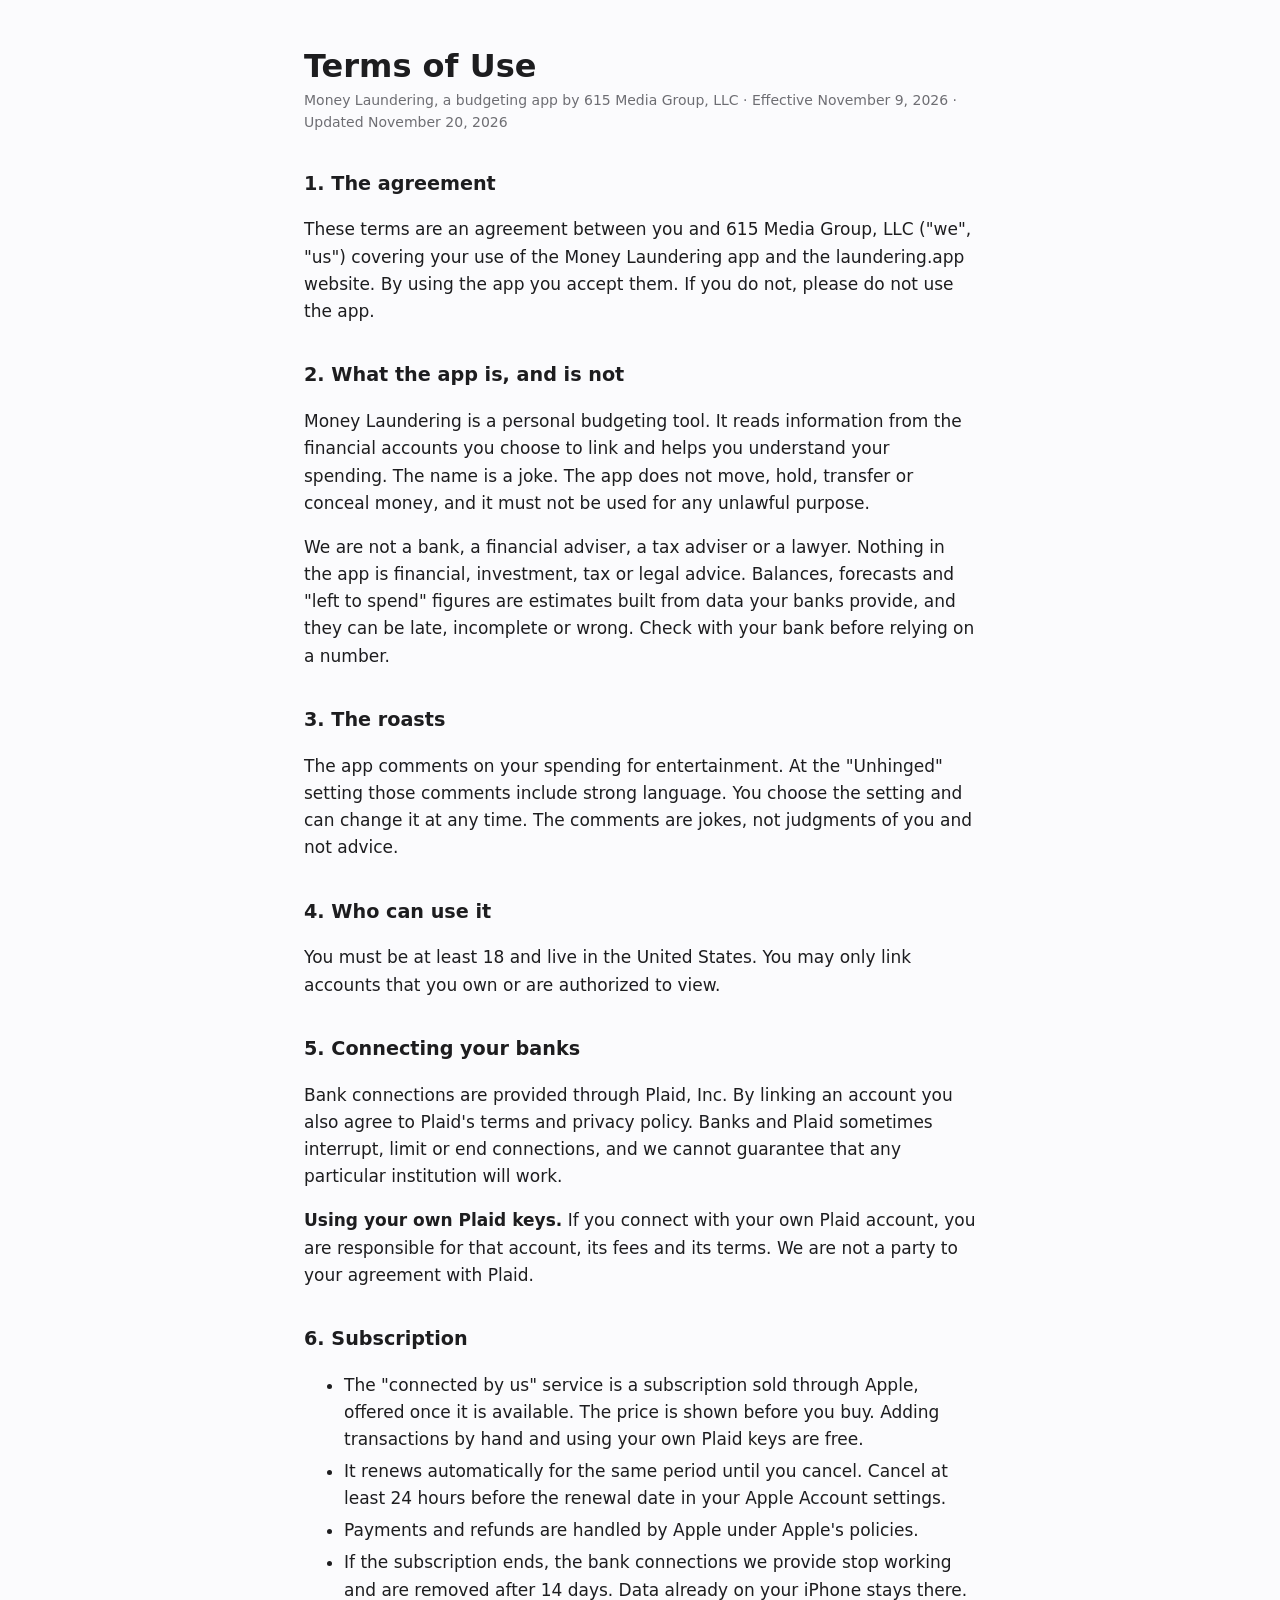
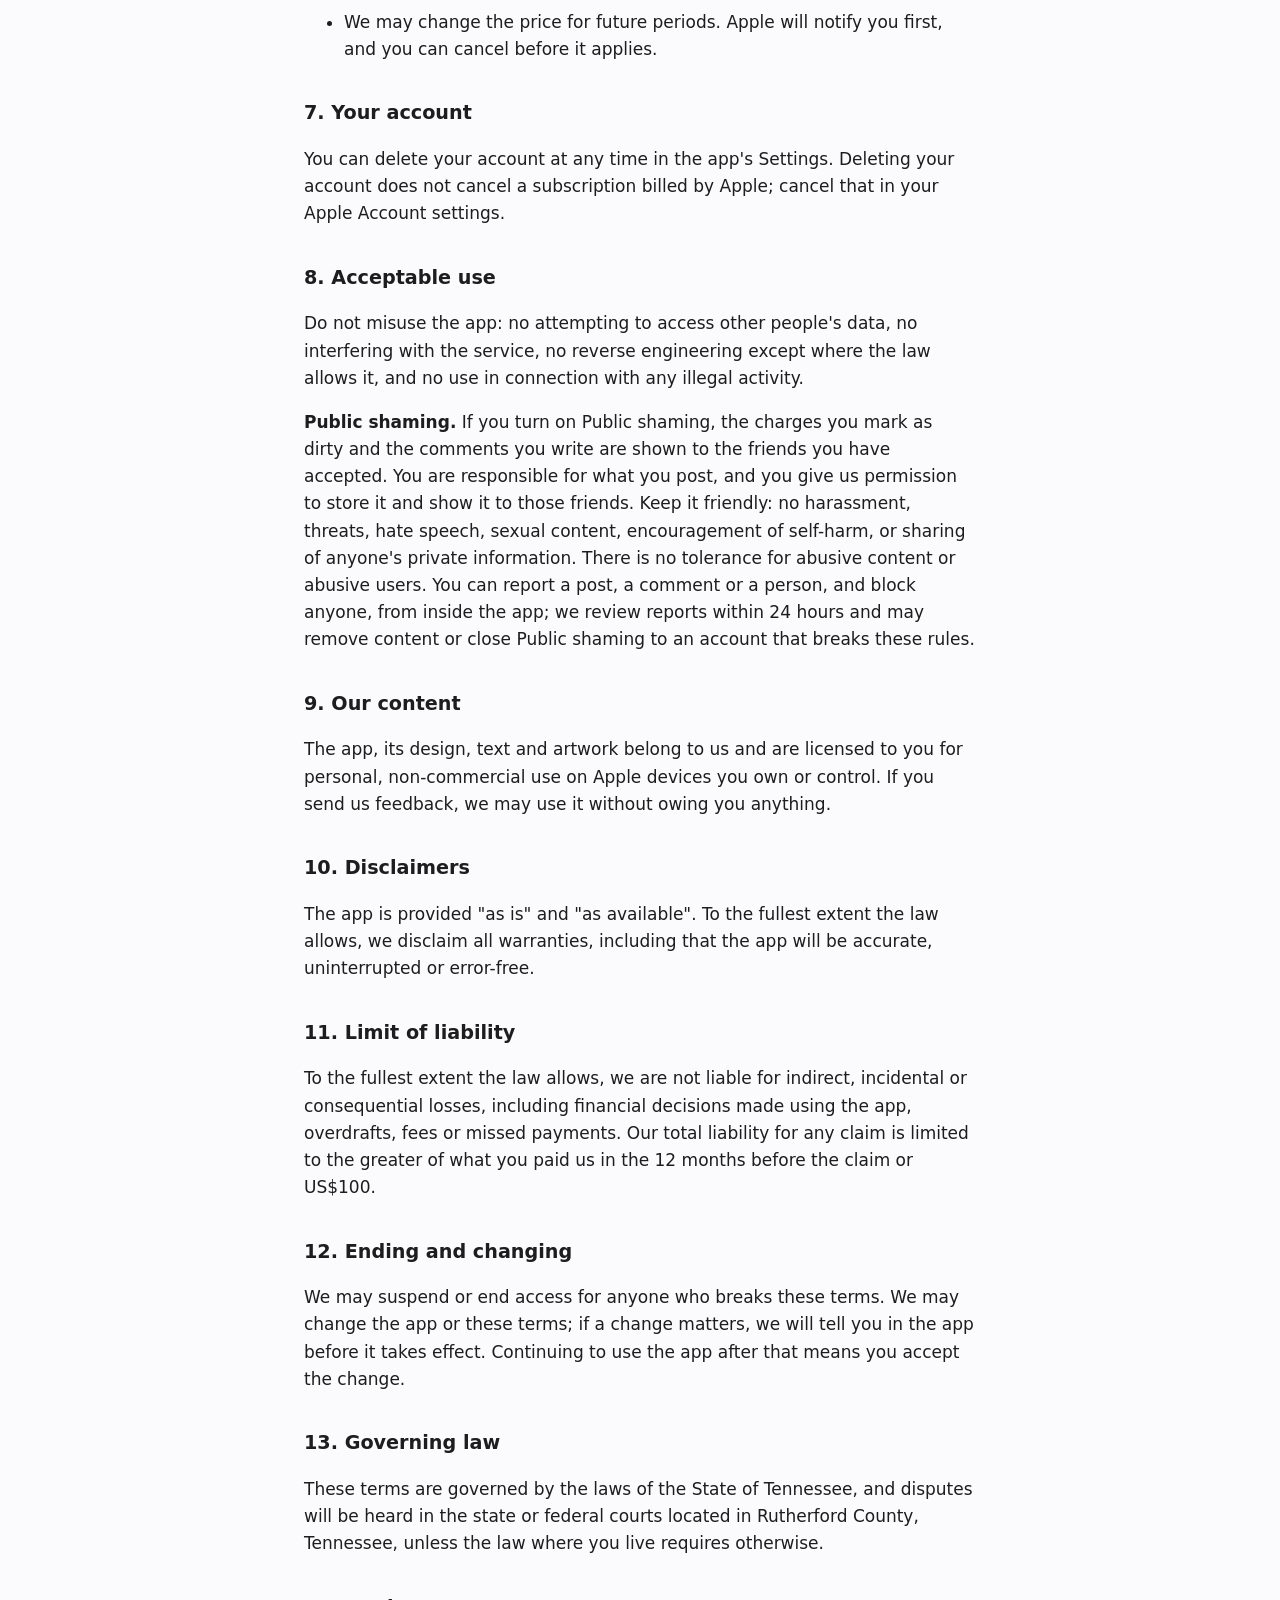
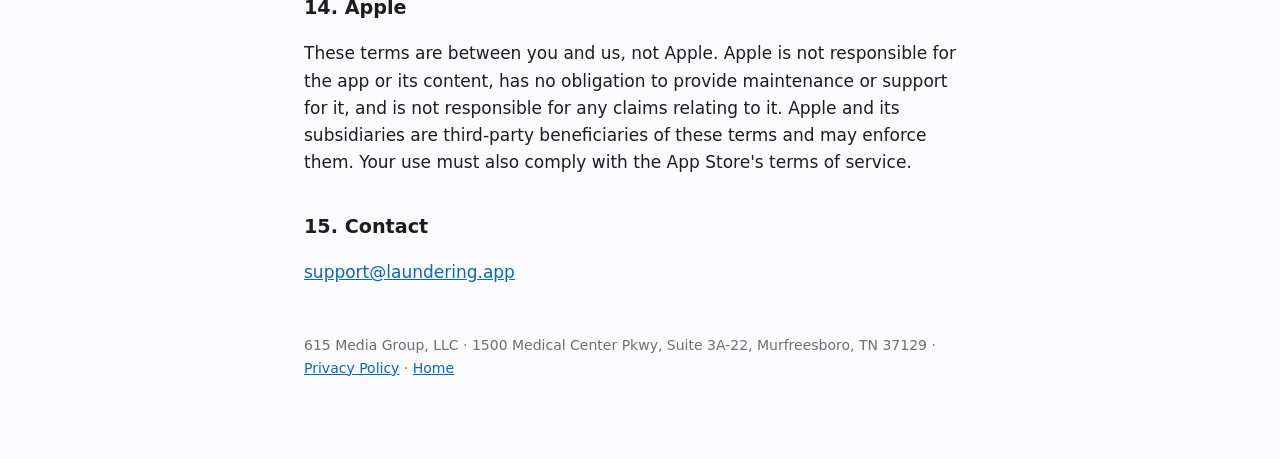
<file: terms.html>
<!DOCTYPE html>
<html lang="en">
<head>
  <meta charset="utf-8">
  <meta name="viewport" content="width=device-width, initial-scale=1">
  <title>Terms of Use · Money Laundering</title>
  <link rel="icon" href="/favicon.ico" sizes="any">
  <link rel="icon" type="image/png" sizes="32x32" href="/icon-32.png">
  <link rel="icon" type="image/png" sizes="192x192" href="/icon-192.png">
  <link rel="apple-touch-icon" href="/apple-touch-icon.png">
  <link rel="manifest" href="/site.webmanifest">
  <link rel="canonical" href="https://laundering.app/terms">
  <meta name="description" content="The terms for using Money Laundering, the budget app for iPhone that roasts your spending.">
  <meta property="og:type" content="website">
  <meta property="og:site_name" content="Money Laundering">
  <meta property="og:url" content="https://laundering.app/terms">
  <meta property="og:title" content="Terms of Use · Money Laundering">
  <meta property="og:description" content="The terms for using Money Laundering, the budget app for iPhone that roasts your spending.">
  <meta property="og:image" content="https://laundering.app/card.png">
  <meta property="og:image:width" content="1200">
  <meta property="og:image:height" content="630">
  <meta name="twitter:card" content="summary_large_image">
  <meta name="twitter:image" content="https://laundering.app/card.png">
  <meta name="apple-itunes-app" content="app-id=6831441351">
  <style>
    :root { color-scheme: light dark; }
    body { font: 17px/1.6 -apple-system, system-ui, "Segoe UI", sans-serif; margin: 0; background: #fbfbfd; color: #1d1d1f; }
    main { max-width: 42rem; margin: 0 auto; padding: 3rem 1.25rem 5rem; }
    h1 { font-size: 2rem; line-height: 1.15; margin: 0 0 .25rem; }
    h2 { font-size: 1.2rem; margin: 2.2rem 0 .5rem; }
    .meta { color: #6e6e73; font-size: 14px; margin-bottom: 2rem; }
    .short { background: rgba(60,160,120,.10); border: 1px solid rgba(60,160,120,.35); border-radius: 14px; padding: 1rem 1.2rem; }
    li { margin: .3rem 0; }
    a { color: #0a66c2; }
    footer { margin-top: 3rem; font-size: 14px; color: #6e6e73; }
    @media (prefers-color-scheme: dark) { body { background: #0f1020; color: #f5f5f7; } .meta, footer { color: #9a9cb5; } a { color: #7fb7ff; } }
  </style>
</head>
<body>
<main>
  <h1>Terms of Use</h1>
  <div class="meta">Money Laundering, a budgeting app by 615 Media Group, LLC · Effective November 9, 2026 · Updated November 20, 2026</div>

  <h2>1. The agreement</h2>
  <p>These terms are an agreement between you and 615 Media Group, LLC ("we", "us") covering your use of the Money Laundering app and the laundering.app website. By using the app you accept them. If you do not, please do not use the app.</p>

  <h2>2. What the app is, and is not</h2>
  <p>Money Laundering is a personal budgeting tool. It reads information from the financial accounts you choose to link and helps you understand your spending. The name is a joke. The app does not move, hold, transfer or conceal money, and it must not be used for any unlawful purpose.</p>
  <p>We are not a bank, a financial adviser, a tax adviser or a lawyer. Nothing in the app is financial, investment, tax or legal advice. Balances, forecasts and "left to spend" figures are estimates built from data your banks provide, and they can be late, incomplete or wrong. Check with your bank before relying on a number.</p>

  <h2>3. The roasts</h2>
  <p>The app comments on your spending for entertainment. At the "Unhinged" setting those comments include strong language. You choose the setting and can change it at any time. The comments are jokes, not judgments of you and not advice.</p>

  <h2>4. Who can use it</h2>
  <p>You must be at least 18 and live in the United States. You may only link accounts that you own or are authorized to view.</p>

  <h2>5. Connecting your banks</h2>
  <p>Bank connections are provided through Plaid, Inc. By linking an account you also agree to Plaid's terms and privacy policy. Banks and Plaid sometimes interrupt, limit or end connections, and we cannot guarantee that any particular institution will work.</p>
  <p><b>Using your own Plaid keys.</b> If you connect with your own Plaid account, you are responsible for that account, its fees and its terms. We are not a party to your agreement with Plaid.</p>

  <h2>6. Subscription</h2>
  <ul>
    <li>The "connected by us" service is a subscription sold through Apple, offered once it is available. The price is shown before you buy. Adding transactions by hand and using your own Plaid keys are free.</li>
    <li>It renews automatically for the same period until you cancel. Cancel at least 24 hours before the renewal date in your Apple Account settings.</li>
    <li>Payments and refunds are handled by Apple under Apple's policies.</li>
    <li>If the subscription ends, the bank connections we provide stop working and are removed after 14 days. Data already on your iPhone stays there.</li>
    <li>We may change the price for future periods. Apple will notify you first, and you can cancel before it applies.</li>
  </ul>

  <h2>7. Your account</h2>
  <p>You can delete your account at any time in the app's Settings. Deleting your account does not cancel a subscription billed by Apple; cancel that in your Apple Account settings.</p>

  <h2>8. Acceptable use</h2>
  <p>Do not misuse the app: no attempting to access other people's data, no interfering with the service, no reverse engineering except where the law allows it, and no use in connection with any illegal activity.</p>

  <p><b>Public shaming.</b> If you turn on Public shaming, the charges you mark as dirty and the comments you write are shown to the friends you have accepted. You are responsible for what you post, and you give us permission to store it and show it to those friends. Keep it friendly: no harassment, threats, hate speech, sexual content, encouragement of self-harm, or sharing of anyone's private information. There is no tolerance for abusive content or abusive users. You can report a post, a comment or a person, and block anyone, from inside the app; we review reports within 24 hours and may remove content or close Public shaming to an account that breaks these rules.</p>

  <h2>9. Our content</h2>
  <p>The app, its design, text and artwork belong to us and are licensed to you for personal, non-commercial use on Apple devices you own or control. If you send us feedback, we may use it without owing you anything.</p>

  <h2>10. Disclaimers</h2>
  <p>The app is provided "as is" and "as available". To the fullest extent the law allows, we disclaim all warranties, including that the app will be accurate, uninterrupted or error-free.</p>

  <h2>11. Limit of liability</h2>
  <p>To the fullest extent the law allows, we are not liable for indirect, incidental or consequential losses, including financial decisions made using the app, overdrafts, fees or missed payments. Our total liability for any claim is limited to the greater of what you paid us in the 12 months before the claim or US$100.</p>

  <h2>12. Ending and changing</h2>
  <p>We may suspend or end access for anyone who breaks these terms. We may change the app or these terms; if a change matters, we will tell you in the app before it takes effect. Continuing to use the app after that means you accept the change.</p>

  <h2>13. Governing law</h2>
  <p>These terms are governed by the laws of the State of Tennessee, and disputes will be heard in the state or federal courts located in Rutherford County, Tennessee, unless the law where you live requires otherwise.</p>

  <h2>14. Apple</h2>
  <p>These terms are between you and us, not Apple. Apple is not responsible for the app or its content, has no obligation to provide maintenance or support for it, and is not responsible for any claims relating to it. Apple and its subsidiaries are third-party beneficiaries of these terms and may enforce them. Your use must also comply with the App Store's terms of service.</p>

  <h2>15. Contact</h2>
  <p><a href="mailto:support@laundering.app">support@laundering.app</a></p>

  <footer>615 Media Group, LLC · 1500 Medical Center Pkwy, Suite 3A-22, Murfreesboro, TN 37129 &middot; <a href="/privacy">Privacy Policy</a> &middot; <a href="/">Home</a></footer>
</main>
<script src="hit.js" defer></script>
</body>
</html>
</file>
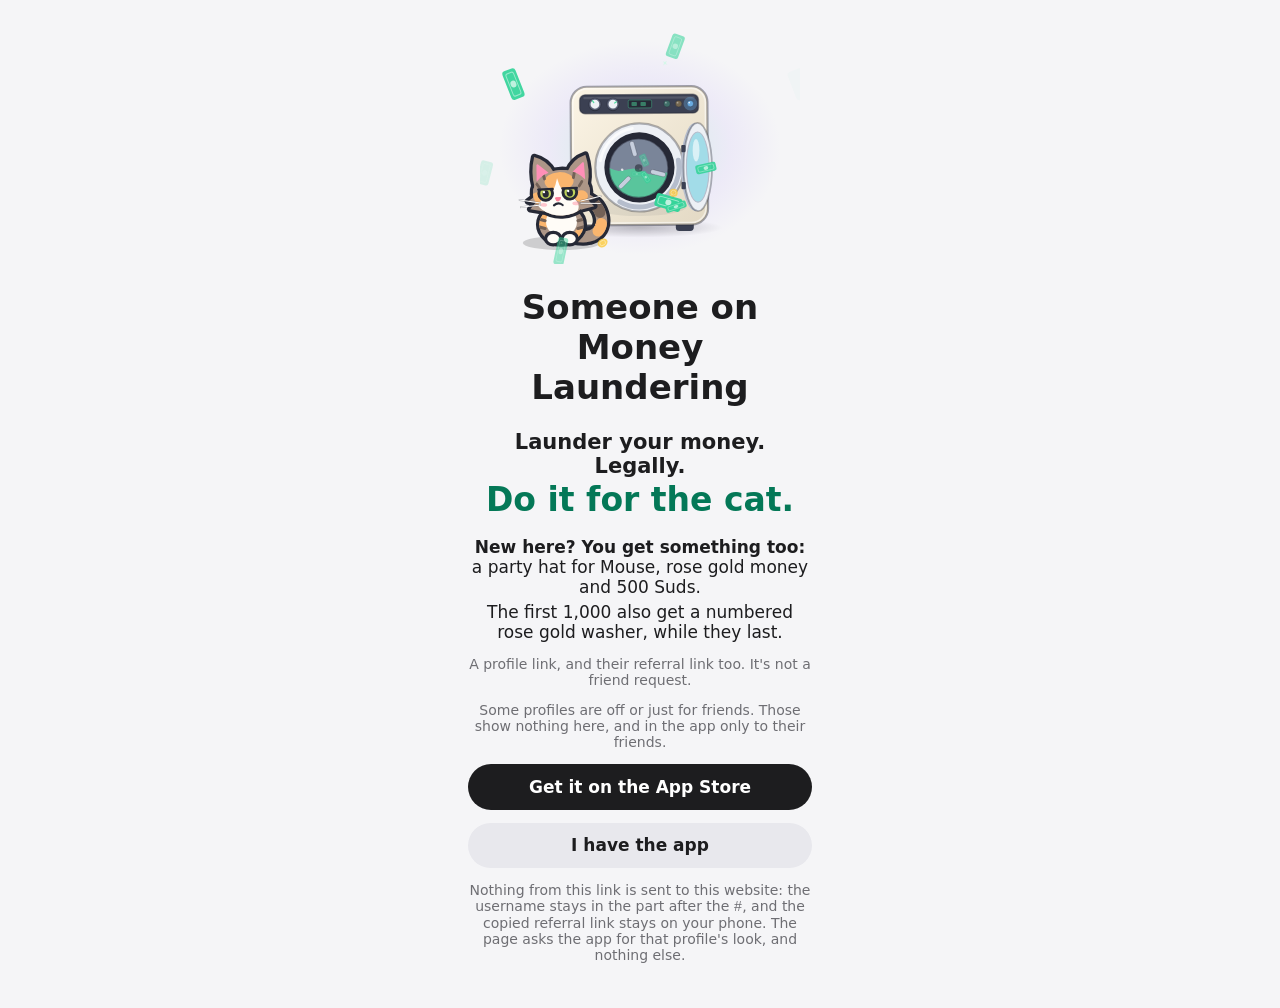
<file: u.html>
<!DOCTYPE html>
<html lang="en">
<head>
  <meta charset="utf-8">
  <meta name="viewport" content="width=device-width, initial-scale=1">
  <meta name="robots" content="noindex">
  <meta name="color-scheme" content="light dark">
  <title>A Money Laundering profile</title>
  <link rel="icon" href="/favicon.ico" sizes="any">
  <link rel="icon" type="image/png" sizes="32x32" href="/icon-32.png">
  <link rel="icon" type="image/png" sizes="192x192" href="/icon-192.png">
  <link rel="apple-touch-icon" href="/apple-touch-icon.png">
  <link rel="manifest" href="/site.webmanifest">
  <meta property="og:type" content="website">
  <meta property="og:site_name" content="Money Laundering">
  <meta property="og:title" content="A Money Laundering profile">
  <meta property="og:description" content="Launder your money. Legally. Do it for the cat.">
  <meta property="og:image" content="https://laundering.app/card.png">
  <meta property="og:image:width" content="1200">
  <meta property="og:image:height" content="630">
  <meta property="og:image:alt" content="A washing machine with banknotes flying in, and a cat sitting beside it">
  <meta name="twitter:card" content="summary_large_image">
  <style>
    body { font: 17px -apple-system, system-ui, sans-serif; margin: 0; display: grid; place-items: center; min-height: 100vh; background: #f5f5f7; color: #1d1d1f; }
    main { box-sizing: border-box; width: 100%; max-width: 24rem; padding: 2rem 1.25rem; text-align: center; }
    a.button { display: block; margin-top: 0.8rem; padding: 0.8rem 1.4rem; border-radius: 999px; background: #1d1d1f; color: #fff; text-decoration: none; font-weight: 600; }
    a.button.second { background: #e8e8ed; color: #1d1d1f; }
    .name { font-weight: 800; }
    ol { text-align: left; padding-left: 1.3rem; }
    p.small { font-size: 14px; color: #6e6e73; }
    p.gift { margin: 0.35rem 0; }
    p.punch { margin: 0.5rem 0 1.1rem; line-height: 1.15; }
    p.punch .lead { display: block; font-size: 21px; font-weight: 700; }
    p.punch .cat { --ink: #047857; --hot: #34d399; position: relative; display: inline-block; margin-top: 0.2rem; white-space: nowrap; font: 800 clamp(25px, 8.4vw, 33px)/1.15 ui-rounded, "SF Pro Rounded", -apple-system, system-ui, sans-serif; color: var(--ink); }
    p.punch .cat canvas { position: absolute; left: -6px; top: -6px; pointer-events: none; }
    @media (prefers-reduced-motion: no-preference) {
      p.punch .cat { animation: cat-in 0.9s 0.5s linear both; }
      @supports ((-webkit-background-clip: text) or (background-clip: text)) {
        p.punch .cat { background: linear-gradient(100deg, var(--ink) 40%, var(--hot) 50%, var(--ink) 60%) 100% 0 / 300% 100% no-repeat; -webkit-background-clip: text; background-clip: text; -webkit-text-fill-color: transparent; animation: cat-in 0.9s 0.5s linear both, cat-shine 6s 0.05s linear infinite; }
      }
      p.punch .cat.hdr { animation: none; background: none; -webkit-text-fill-color: currentColor; }
    }
    @keyframes cat-in { from { clip-path: inset(-10% 100% -10% 0); } to { clip-path: inset(-10% 0 -10% 0); } }
    @keyframes cat-shine { 0% { background-position: 100% 0; } 30%, 100% { background-position: 0 0; } }
    .art { position: relative; width: min(320px, 100vw); aspect-ratio: 320 / 232; left: 50%; translate: -50% 0; margin-bottom: 0.2rem; }
    .art::before { content: ""; position: absolute; inset: 4% 6%; border-radius: 50%; background: radial-gradient(closest-side, rgba(52, 211, 153, 0.20), rgba(167, 139, 250, 0.10) 65%, transparent); }
    .art canvas { position: absolute; inset: 0; width: 100%; height: 100%; }
    @media (prefers-color-scheme: dark) {
      body { background: #1c1c1e; color: #f5f5f7; }
      a.button { background: #f5f5f7; color: #1d1d1f; }
      a.button.second { background: #3a3a3c; color: #f5f5f7; }
      p.small { color: #a1a1a6; }
      p.punch .cat { --ink: #34d399; --hot: #ecfdf5; }
      .art::before { background: radial-gradient(closest-side, rgba(52, 211, 153, 0.16), rgba(167, 139, 250, 0.10) 65%, transparent); }
    }
  </style>
</head>
<body>
  <main>
    <div class="art"><canvas id="washer" width="640" height="464" role="img" aria-label="A washing machine with banknotes flying in, and a cat sitting beside it"></canvas></div>
    <h1><span class="name" id="who">Someone</span> on Money Laundering</h1>
    <p class="punch"><span class="lead">Launder your money. Legally.</span><span class="cat" id="punch">Do it for the cat.</span></p>
    <p class="gift"><b>New here? You get something too:</b> a party hat for Mouse, rose gold money and 500 Suds.</p>
    <p class="gift">The first 1,000 also get a numbered rose gold washer, while they last.</p>
    <p class="small">A profile link, and their referral link too. It's not a friend request.</p>
    <p class="small">Some profiles are off or just for friends. Those show nothing here, and in the app only to their friends.</p>
    <ol>
      <li>Tap <b>Copy referral link &amp; get the app</b>.</li>
      <li>In the app, tap <b>Paste</b> on the referral card.</li>
    </ol>
    <a class="button" id="get" href="https://apps.apple.com/app/id6831441351">Copy referral link &amp; get the app</a>
    <a class="button second" id="open" href="#">I have the app</a>
    <p class="small" id="copied" hidden>Referral link copied.</p>
    <p class="small">Nothing from this link is sent to this website: the username stays in the part after the <code>#</code>, and the copied referral link stays on your phone. The page asks the app for that profile's look, and nothing else.</p>
  </main>
  <script>
    var name = '';
    try { name = decodeURIComponent(location.hash.slice(1)); } catch (e) { name = ''; }
    if (/^[A-Za-z0-9_]{3,20}$/.test(name)) {
      document.getElementById('who').textContent = '@' + name;
    } else { name = ''; }
    // The app opens links on its own domain (a universal link); a tap from this one hands over.
    document.getElementById('open').href = 'https://ledger.615.media/u#' + name;
    // A profile link is a referral link too (founder, Nov 13 and again Nov 20). The copied line holds both "referral link"
    // and "invite from @", so builds up to 1.1.1 (which look for "invite from @") read it too. The invite is copied as the person goes to get the app (as on r.html), and the
    // app's invite card pastes it (Data/InvitePaste.swift reads this exact line). Nothing is sent anywhere.
    var get = document.getElementById('get');
    if (!name) { get.textContent = 'Get it on the App Store'; document.querySelector('ol').hidden = true; }
    get.addEventListener('click', function (event) {
      if (!name || !navigator.clipboard || !navigator.clipboard.writeText) return;
      event.preventDefault();
      var go = function () { location.href = get.href; };
      var done = false;
      navigator.clipboard.writeText('Money Laundering referral link: invite from @' + name).then(function () {
        document.getElementById('copied').hidden = false;
        if (!done) { done = true; setTimeout(go, 500); }
      }, function () { if (!done) { done = true; go(); } });
      setTimeout(function () { if (!done) { done = true; go(); } }, 1500);
    });
  </script>
  <script src="washer.js"></script>
  <script src="card.js"></script>
  <script src="punch.js"></script>
<script src="hit.js" defer></script>
</body>
</html>
</file>
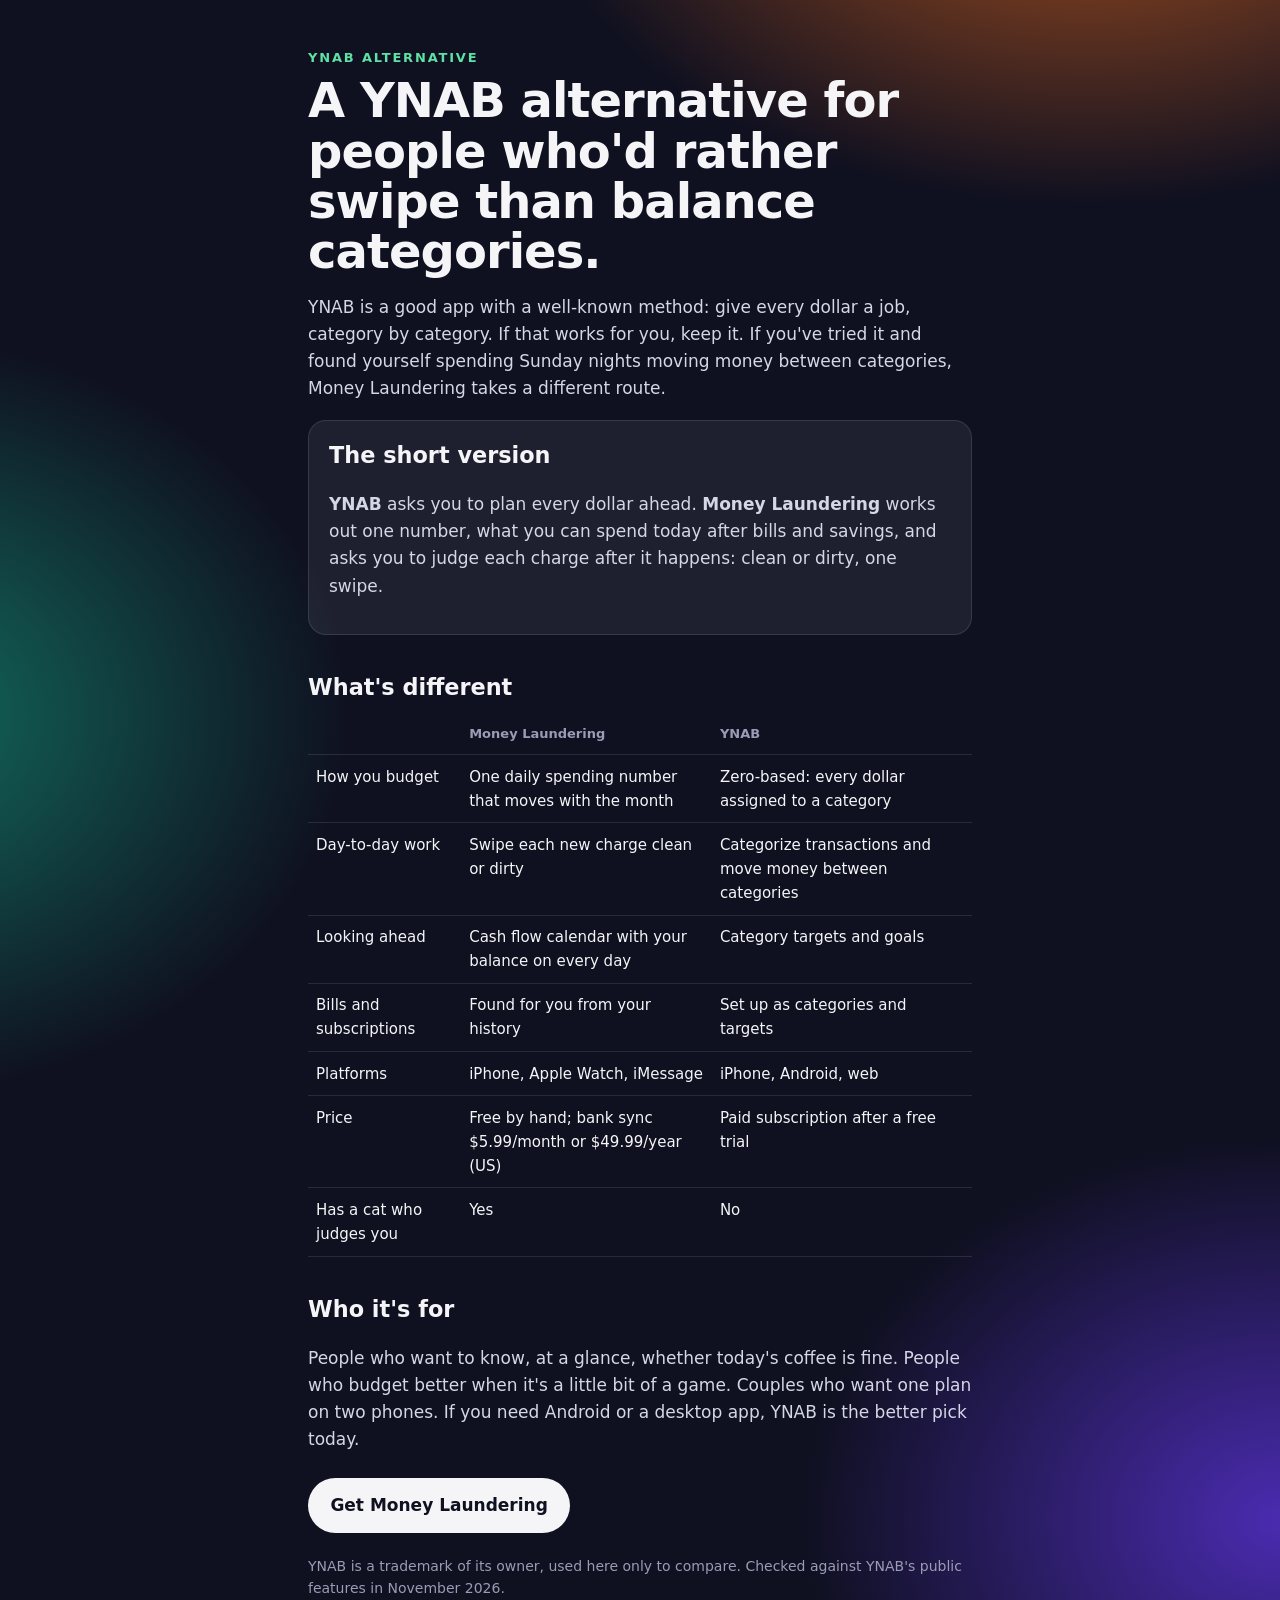
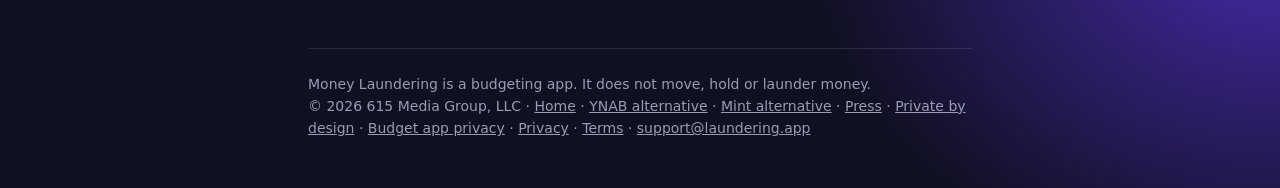
<file: ynab-alternative.html>
<!DOCTYPE html>
<html lang="en">
<head>
  <meta charset="utf-8">
  <meta name="viewport" content="width=device-width, initial-scale=1, viewport-fit=cover">
  <title>A YNAB alternative for iPhone that roasts your spending · Money Laundering</title>
  <link rel="icon" href="/favicon.ico" sizes="any">
  <link rel="icon" type="image/png" sizes="32x32" href="/icon-32.png">
  <link rel="icon" type="image/png" sizes="192x192" href="/icon-192.png">
  <link rel="apple-touch-icon" href="/apple-touch-icon.png">
  <link rel="manifest" href="/site.webmanifest">
  <link rel="canonical" href="https://laundering.app/ynab-alternative">
  <meta name="description" content="Looking for a YNAB alternative? Money Laundering is a budget app for iPhone with a daily spending number instead of envelopes, a swipe deck for every charge, bill and subscription tracking, and a cat who judges you.">
  <meta name="theme-color" content="#0f1020">
  <meta name="apple-itunes-app" content="app-id=6831441351">
  <meta property="og:type" content="article">
  <meta property="og:site_name" content="Money Laundering">
  <meta property="og:url" content="https://laundering.app/ynab-alternative">
  <meta property="og:title" content="A YNAB alternative for iPhone that roasts your spending · Money Laundering">
  <meta property="og:description" content="Looking for a YNAB alternative? Money Laundering is a budget app for iPhone with a daily spending number instead of envelopes, a swipe deck for every charge, bill and subscription tracking, and a cat who judges you.">
  <meta property="og:image" content="https://laundering.app/card.png">
  <meta property="og:image:width" content="1200">
  <meta property="og:image:height" content="630">
  <meta name="twitter:card" content="summary_large_image">
  <meta name="twitter:image" content="https://laundering.app/card.png">
  <style>
    :root { color-scheme: dark; --ink: #f5f5f7; --soft: #d5d6e6; --dim: #9a9cb5; --mint: #5fe0a5; --card: rgba(255,255,255,.07); --line: rgba(255,255,255,.11); }
    * { box-sizing: border-box; }
    html { background: radial-gradient(60rem 40rem at 85% -10%, #b4551f 0%, transparent 60%), radial-gradient(50rem 40rem at -10% 40%, #12705f 0%, transparent 60%), radial-gradient(50rem 40rem at 100% 85%, #4a2bb0 0%, transparent 60%), #0f1020; }
    body { margin: 0; font: 17px/1.6 -apple-system, system-ui, "Segoe UI", sans-serif; color: var(--ink); }
    main { width: min(44rem, 100%); margin: 0 auto; padding: 3rem max(1.25rem, env(safe-area-inset-right)) 3rem max(1.25rem, env(safe-area-inset-left)); }
    a { color: var(--mint); }
    .eyebrow { font-size: 13px; letter-spacing: .14em; text-transform: uppercase; color: var(--mint); font-weight: 700; }
    h1 { font-size: clamp(2.1rem, 6vw, 3rem); line-height: 1.05; letter-spacing: -.02em; margin: .4rem 0 1rem; }
    h2 { font-size: 1.4rem; margin: 2.2rem 0 .5rem; }
    p, li { color: var(--soft); }
    .card { padding: 1.1rem 1.25rem; border-radius: 18px; background: var(--card); border: 1px solid var(--line); margin: 1rem 0; }
    table { width: 100%; border-collapse: collapse; font-size: 15px; }
    th, td { text-align: left; padding: .6rem .5rem; border-bottom: 1px solid var(--line); vertical-align: top; }
    th { color: var(--dim); font-weight: 600; font-size: 13px; }
    .button { display: inline-block; padding: .85rem 1.4rem; border-radius: 999px; background: var(--ink); color: #0f1020; font-weight: 700; text-decoration: none; margin: .5rem 0; }
    .fine { font-size: 14px; color: var(--dim); }
    .imgs { display: grid; grid-template-columns: repeat(auto-fill, minmax(140px, 1fr)); gap: .8rem; }
    .imgs a { display: block; } .imgs img { width: 100%; height: auto; border-radius: 16px; }
    footer { margin-top: 3rem; font-size: 14px; color: var(--dim); border-top: 1px solid var(--line); padding-top: 1.5rem; }
    footer a { color: inherit; }
  </style>
</head>
<body>
  <main>
    <div class="eyebrow">YNAB alternative</div>
    <h1>A YNAB alternative for people who'd rather swipe than balance categories.</h1>
    <p>YNAB is a good app with a well-known method: give every dollar a job, category by category. If that works for you, keep it. If you've tried it and found yourself spending Sunday nights moving money between categories, Money Laundering takes a different route.</p>
    <div class="card">
      <h2 style="margin-top:0">The short version</h2>
      <p><b>YNAB</b> asks you to plan every dollar ahead. <b>Money Laundering</b> works out one number, what you can spend today after bills and savings, and asks you to judge each charge after it happens: clean or dirty, one swipe.</p>
    </div>
    <h2>What's different</h2>
    <table>
      <thead><tr><th></th><th>Money Laundering</th><th>YNAB</th></tr></thead>
      <tbody>
        <tr><td>How you budget</td><td>One daily spending number that moves with the month</td><td>Zero-based: every dollar assigned to a category</td></tr>
        <tr><td>Day-to-day work</td><td>Swipe each new charge clean or dirty</td><td>Categorize transactions and move money between categories</td></tr>
        <tr><td>Looking ahead</td><td>Cash flow calendar with your balance on every day</td><td>Category targets and goals</td></tr>
        <tr><td>Bills and subscriptions</td><td>Found for you from your history</td><td>Set up as categories and targets</td></tr>
        <tr><td>Platforms</td><td>iPhone, Apple Watch, iMessage</td><td>iPhone, Android, web</td></tr>
        <tr><td>Price</td><td>Free by hand; bank sync $5.99/month or $49.99/year (US)</td><td>Paid subscription after a free trial</td></tr>
        <tr><td>Has a cat who judges you</td><td>Yes</td><td>No</td></tr>
      </tbody>
    </table>
    <h2>Who it's for</h2>
    <p>People who want to know, at a glance, whether today's coffee is fine. People who budget better when it's a little bit of a game. Couples who want one plan on two phones. If you need Android or a desktop app, YNAB is the better pick today.</p>
    <a class="button" href="https://apps.apple.com/app/id6831441351">Get Money Laundering</a>
    <p class="fine">YNAB is a trademark of its owner, used here only to compare. Checked against YNAB's public features in November 2026.</p>
  <footer>Money Laundering is a budgeting app. It does not move, hold or launder money.<br>&copy; 2026 615 Media Group, LLC &middot; <a href="/">Home</a> &middot; <a href="/ynab-alternative">YNAB alternative</a> &middot; <a href="/mint-alternative">Mint alternative</a> &middot; <a href="/press">Press</a> &middot; <a href="/private-by-design">Private by design</a> &middot; <a href="/budget-app-privacy">Budget app privacy</a> &middot; <a href="/privacy">Privacy</a> &middot; <a href="/terms">Terms</a> &middot; <a href="mailto:support@laundering.app">support@laundering.app</a></footer>
  </main>
<script src="hit.js" defer></script>
</body>
</html>
</file>
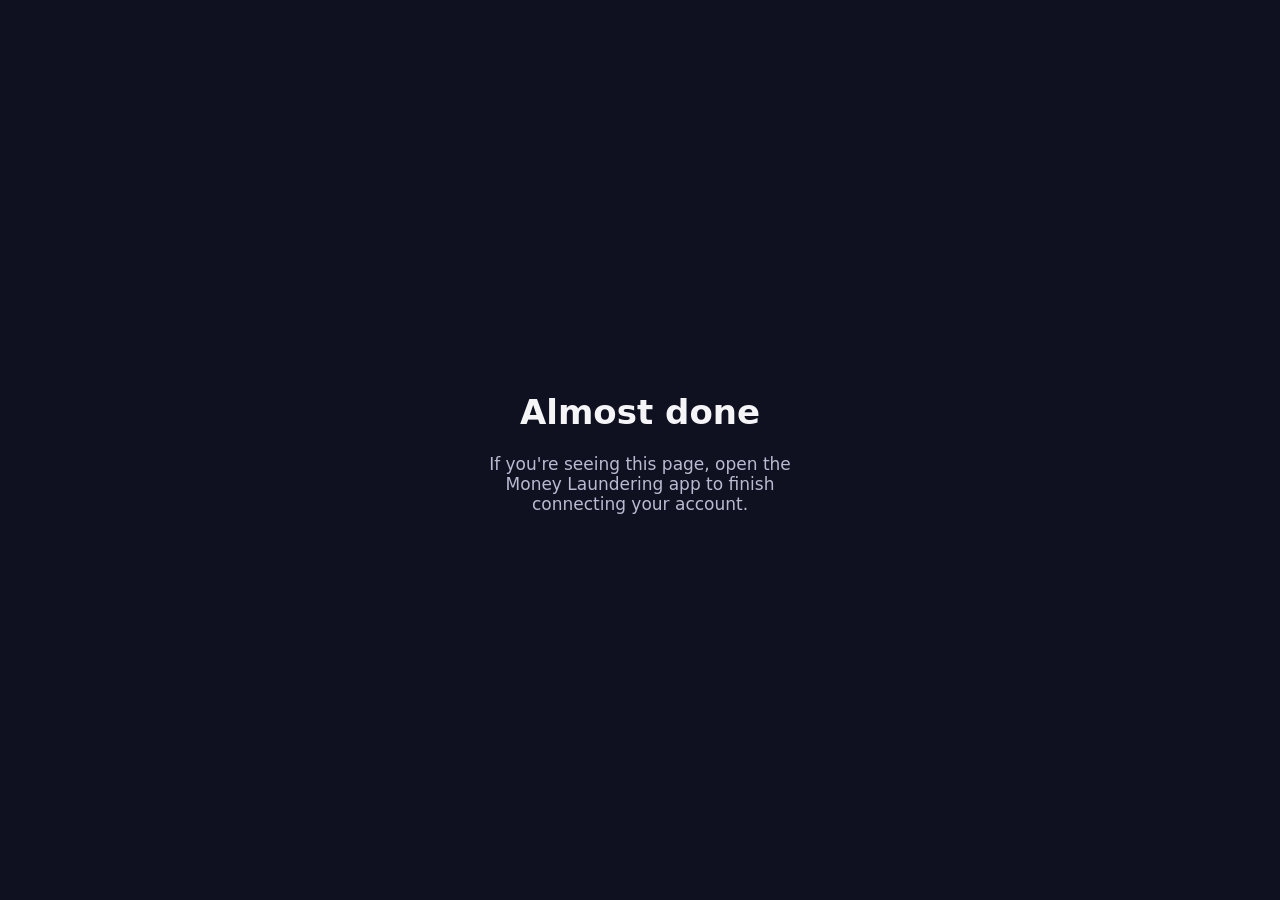
<file: plaid/oauth.html>
<!DOCTYPE html>
<html lang="en">
<head>
  <meta charset="utf-8">
  <meta name="viewport" content="width=device-width, initial-scale=1">
  <meta name="robots" content="noindex">
  <title>Return to Money Laundering</title>
  <style>
    body { font: 17px -apple-system, system-ui, sans-serif; margin: 0; display: grid; place-items: center; min-height: 100vh; background: #0f1020; color: #f5f5f7; }
    main { max-width: 22rem; padding: 2rem; text-align: center; }
    p { color: #b9bbd0; }
  </style>
</head>
<body>
  <main>
    <h1>Almost done</h1>
    <p>If you're seeing this page, open the Money Laundering app to finish connecting your account.</p>
  </main>
</body>
</html>
</file>
<file: flow.css>
/* "The deck": ten sort cards from the app, drawn in HTML, in a Cover Flow (flow.js).
   Card sizes follow the app's 360-point card: inside .face, 1em = 10 points of that card, whatever its width. */
.flow { position: relative; width: 100vw; margin-left: calc(-1 * var(--bl)); margin-top: .75rem; margin-bottom: 1rem;
        /* Bleeds to the screen's edges like the screenshot row, with the same soft fades. */
        -webkit-mask-image: linear-gradient(to right, transparent, #000 calc(var(--gl) + 1.5rem), #000 calc(100% - var(--gr) - 1.5rem), transparent);
        mask-image: linear-gradient(to right, transparent, #000 calc(var(--gl) + 1.5rem), #000 calc(100% - var(--gr) - 1.5rem), transparent); }
.flow-stage { --cw: clamp(220px, 60vw, 280px); position: relative; height: calc(var(--cw) * 1.28 + 9rem); overflow: hidden; overflow-x: clip; overflow-y: visible;
              perspective: 850px; perspective-origin: var(--fx, 46%) 38%; touch-action: pan-y; cursor: grab;
              user-select: none; -webkit-user-select: none; -webkit-touch-callout: none; -webkit-tap-highlight-color: transparent; outline: none; }
.flow-stage.dragging { cursor: grabbing; }
.flow-stage:focus-visible { box-shadow: inset 0 0 0 2px rgba(95,224,165,.5); border-radius: 24px; }
@media (min-width: 700px) { .flow-stage { --cw: 300px; --fx: 42%; } }
@media (min-width: 1100px) { .flow-stage { --cw: 320px; --fx: 40%; } }
/* The floor: a soft pool of shadow under the card in front. */
.flow-stage::before { content: ""; position: absolute; left: var(--fx, 46%); top: calc(5rem + var(--cw) * 1.28 - 18px); width: calc(var(--cw) * 1.5); height: 60px;
                      transform: translateX(-50%); border-radius: 50%; pointer-events: none;
                      background: radial-gradient(closest-side, rgba(0,0,0,.55), rgba(0,0,0,.18) 60%, transparent); }
.flow-track { position: absolute; left: var(--fx, 46%); top: 5rem; width: 0; height: 0; transform-style: preserve-3d;
              /* a few degrees of tilt: looking down at the floor a little */
              transform: rotateX(4deg); }
.flow-card { position: absolute; left: calc(var(--cw) / -2); top: 0; width: var(--cw); height: calc(var(--cw) * 1.28);
             will-change: transform, opacity; backface-visibility: hidden; -webkit-backface-visibility: hidden;
             -webkit-box-reflect: below 6px linear-gradient(transparent 74%, rgba(255,255,255,.11)); }
.flow-card .face { position: absolute; inset: 0; container-type: inline-size; border-radius: calc(var(--cw) * 28 / 360); overflow: hidden;
                   color: #fff; box-shadow: inset 0 0 0 1px rgba(255,255,255,.16), 0 18px 40px rgba(0,0,0,.35); }
.flow-card .in { position: absolute; inset: 0; font-size: calc(100cqw / 36); font-family: -apple-system, system-ui, sans-serif; }
/* backdropLayer: the category's colour, lighter at the top, darker at the foot, its symbol huge and faint */
.flow-card .bg { position: absolute; inset: 0; background: linear-gradient(var(--c1), var(--c2)); }
.flow-card .bigsym { position: absolute; width: 22em; height: 22em; left: 50%; top: 50%; margin: -11em 0 0 -11em;
                     transform: translate(7em, -9em) rotate(-12deg); color: rgba(255,255,255,.08); }
/* the map of where the charge happened (flow-art.js: made up, drawn once), over the whole card as in the app */
.flow-card .map { position: absolute; inset: 0; background: center / cover no-repeat; }
.flow-card .scrim { position: absolute; inset: 0; background: linear-gradient(transparent 30%, rgba(0,0,0,.45) 58%, rgba(0,0,0,.92)); }
/* the avatar: the shop's logo (flow-art.js), or a monogram tile in the category's colour */
.flow-card .tile { position: absolute; left: 50%; top: 3.4em; width: 11em; height: 11em; margin-left: -5.5em; border-radius: 2.75em;
                   background: linear-gradient(135deg, var(--t1), var(--t2)); box-shadow: inset 0 0 0 .3em rgba(255,255,255,.92), 0 .8em 1.6em rgba(0,0,0,.35);
                   display: flex; flex-direction: column; align-items: center; justify-content: center; gap: .44em; }
.flow-card .tile b { font: 900 5.06em/1 ui-rounded, -apple-system, system-ui, sans-serif; }
.flow-card .tile svg { width: 1.9em; height: 1.9em; opacity: .85; }
/* a made-up shop's logo fills the tile; the white rim is drawn over it */
.flow-card .tile.logo { overflow: hidden; background: none; }
.flow-card .tile.logo > svg { position: absolute; inset: 0; width: 100%; height: 100%; opacity: 1; }
.flow-card .tile.logo::after { content: ""; position: absolute; inset: 0; border-radius: inherit; box-shadow: inset 0 0 0 .3em rgba(255,255,255,.92); }
.flow-card .cap { position: absolute; left: 0; right: 0; bottom: 0; padding: 2em; display: flex; flex-direction: column; gap: .9em; }
.flow-card .top { display: flex; align-items: baseline; gap: 1em; white-space: nowrap; }
.flow-card .name { font: 700 2.8em/1.15 ui-rounded, -apple-system, system-ui, sans-serif; text-transform: uppercase; overflow: hidden; text-overflow: ellipsis; min-width: 0; }
.flow-card .amt { font: 500 2.2em/1.15 ui-rounded, -apple-system, system-ui, sans-serif; font-variant-numeric: tabular-nums; opacity: .92; flex: none; }
.flow-card .det { font-size: 1.5em; line-height: 1.3; opacity: .85; display: flex; gap: .55em; align-items: center; }
.flow-card .det svg { width: 1.05em; height: 1.05em; flex: none; }
.flow-card .acct { font-size: 1.2em; opacity: .7; margin-top: -.2em; }
.flow-card .roast { display: flex; gap: .8em; align-items: flex-start; opacity: .95; padding-top: .2em; }
.flow-card .roast svg { width: 1.5em; height: 1.5em; flex: none; margin-top: .25em; }
.flow-card .roast i { font-size: 1.6em; line-height: 1.3; display: -webkit-box; -webkit-line-clamp: 4; -webkit-box-orient: vertical; overflow: hidden; }
/* The verdict, as the deck stamps it: CLEAN top left at -14°, DIRTY top right at 14° */
.flow-card .stamp { position: absolute; top: .65em; font: 900 3.4em/1 ui-rounded, -apple-system, system-ui, sans-serif; letter-spacing: .06em;
                    padding: .18em .41em; border: .12em solid currentColor; border-radius: .3em; text-shadow: 0 .06em .12em rgba(0,0,0,.3);
                    box-shadow: 0 .06em .12em rgba(0,0,0,.18); }
.flow-card .stamp.clean { left: .65em; color: #4dde9e; transform: rotate(-14deg); }
.flow-card .stamp.dirty { right: .65em; color: #ff736b; transform: rotate(14deg); }
.flow-card.front .stamp { animation: flow-thunk .42s cubic-bezier(.2,1.4,.4,1) both; }
@keyframes flow-thunk { from { opacity: 0; scale: 1.6; } to { opacity: 1; scale: 1; } }
/* The washer answering back (`Shame.excuse`): only over the card in front */
.flow-card .quip { position: absolute; left: 50%; bottom: calc(100% + 8px); width: max-content; max-width: calc(var(--cw) * 1.05); transform: translateX(-50%);
                   padding: .5rem 1rem; border-radius: 20px; text-align: center; color: #fff; font-size: 13.5px; line-height: 1.3; font-weight: 600;
                   background: rgba(255,181,46,.22); -webkit-backdrop-filter: blur(14px); backdrop-filter: blur(14px); border: 1px solid rgba(255,255,255,.16);
                   opacity: 0; transition: opacity .3s ease .25s; pointer-events: none; }
.flow-card .quip small { display: block; font-size: 11px; font-weight: 400; color: rgba(255,255,255,.6); margin-top: 2px; }
.flow-card.front .quip { opacity: 1; }
.flow-ui { display: flex; justify-content: center; gap: .5rem; margin-top: -1.4rem; position: relative; z-index: 2; }
.flow-ui button { width: 40px; height: 40px; border-radius: 50%; border: 1px solid var(--line); background: var(--card); color: var(--soft);
                  font: 600 16px/1 -apple-system, system-ui, sans-serif; cursor: pointer; display: grid; place-items: center; padding: 0; }
.flow-ui button:hover { color: #fff; background: rgba(255,255,255,.12); }
.flow-ui button svg { width: 16px; height: 16px; }
.sr-only { position: absolute; width: 1px; height: 1px; overflow: hidden; clip: rect(0 0 0 0); clip-path: inset(50%); white-space: nowrap; }
@media (prefers-reduced-motion: reduce) {
  .flow-card.front .stamp { animation: none; }
  .flow-card .quip { transition: none; }
}
</file>
